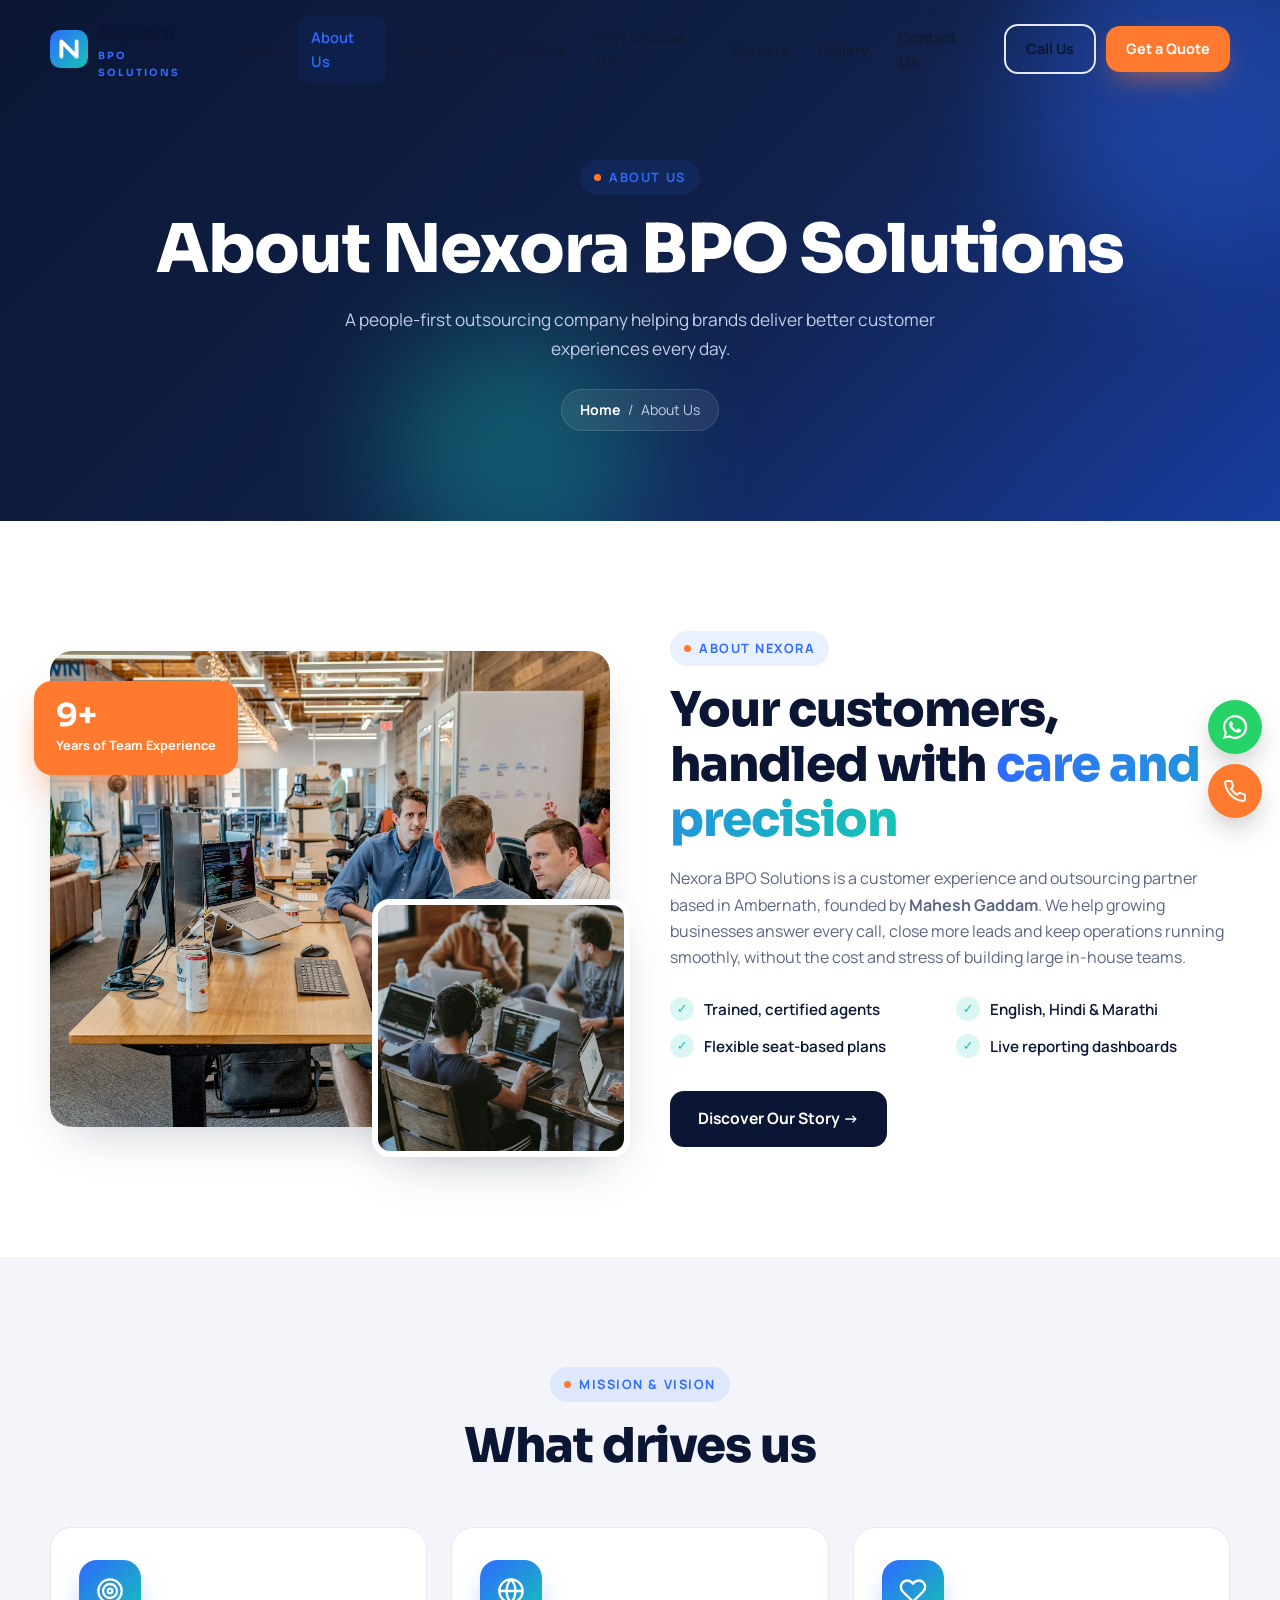
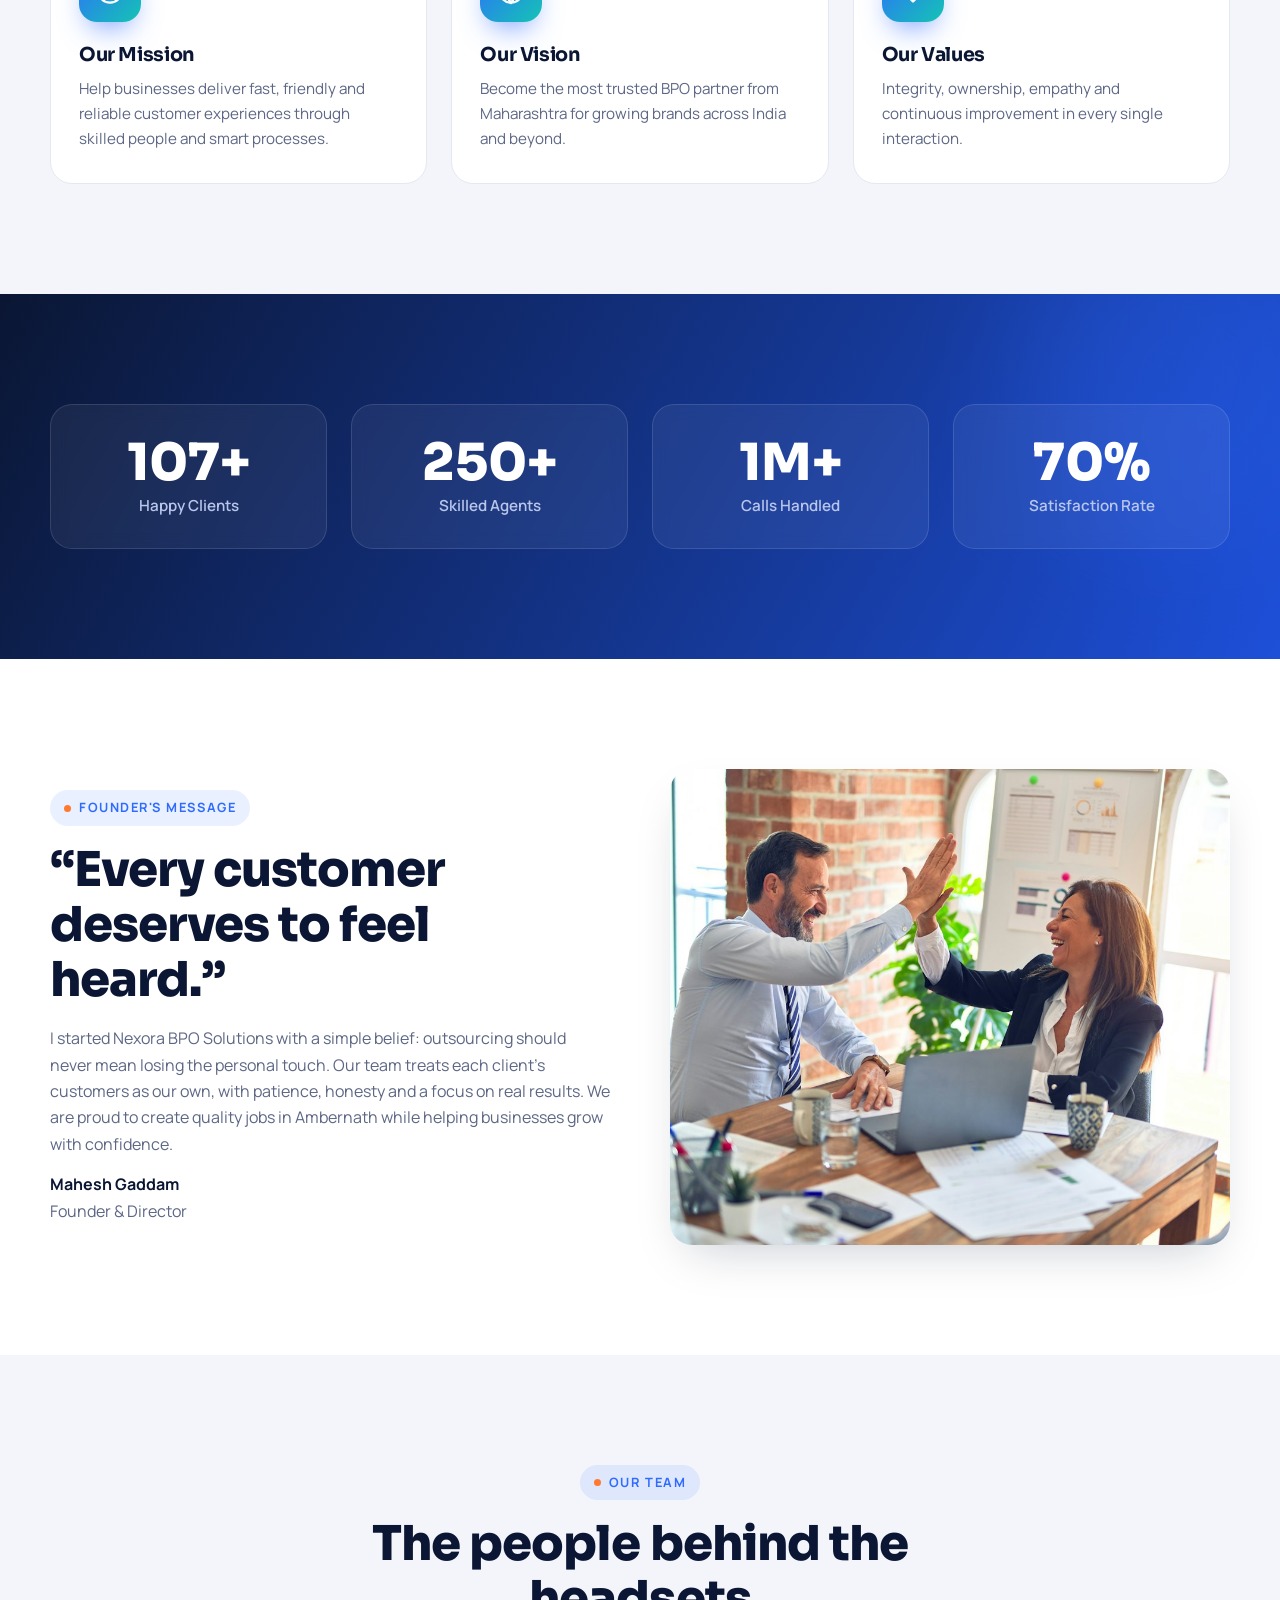
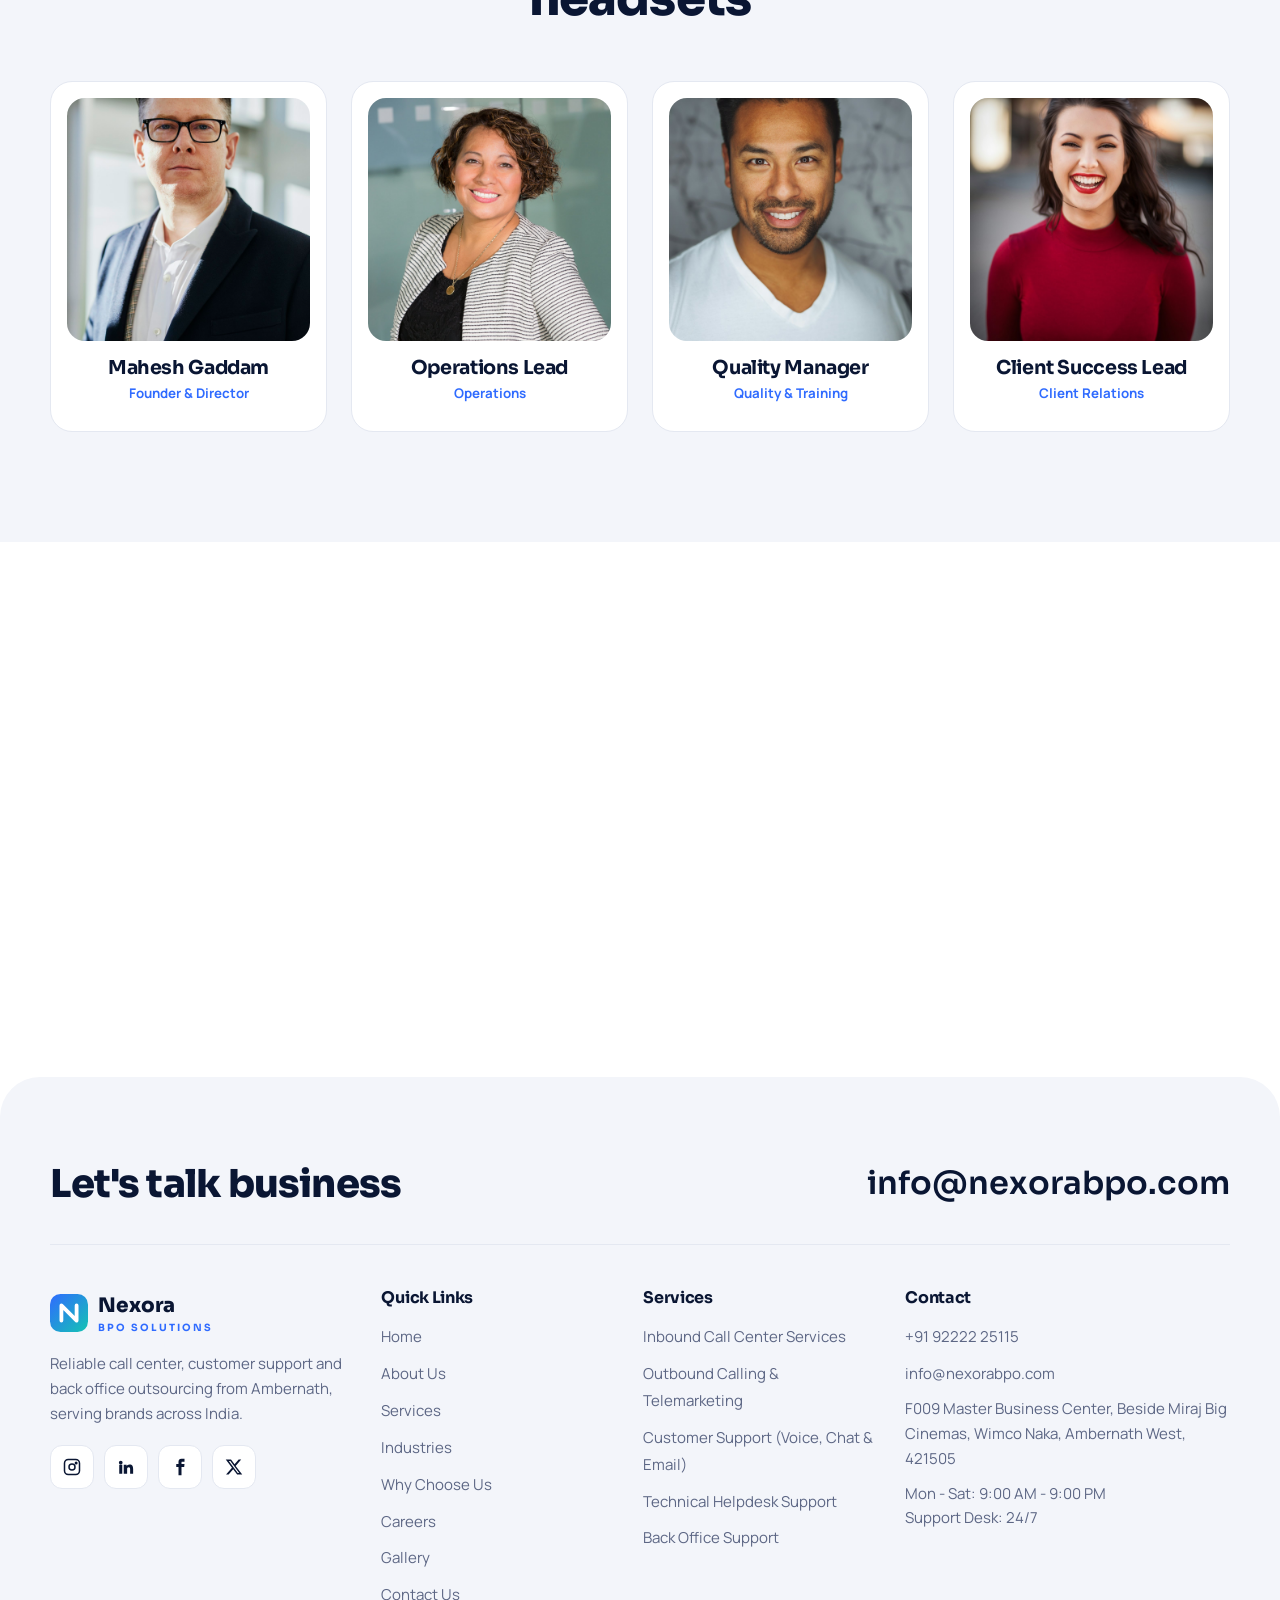
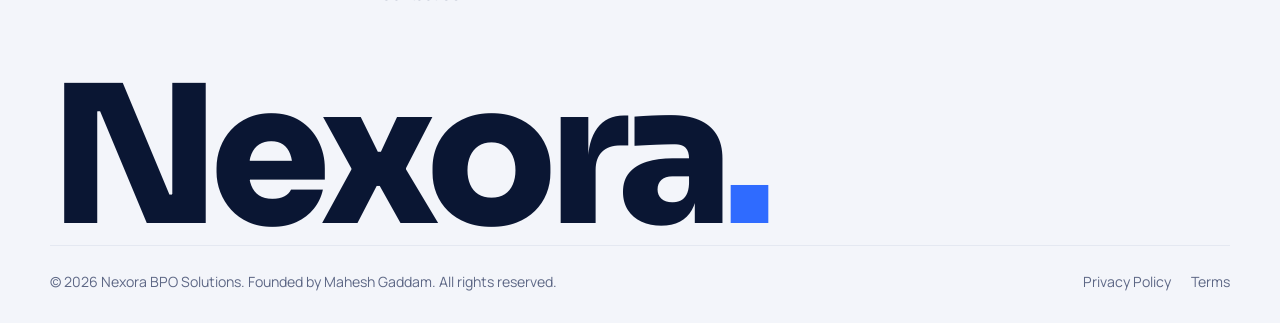
<file: nexora-bpo-website/about.html>
<!DOCTYPE html>
<html lang="en">
<head>
<meta charset="UTF-8">
<meta name="viewport" content="width=device-width, initial-scale=1.0">
<title>About Us | Nexora BPO Solutions</title>
<meta name="description" content="Learn about Nexora BPO Solutions, founded by Mahesh Gaddam in Ambernath.">
<link rel="icon" href="images/favicon.svg" type="image/svg+xml">
<link rel="preconnect" href="https://fonts.googleapis.com">
<link href="https://fonts.googleapis.com/css2?family=Manrope:wght@400;500;600;700;800&family=Sora:wght@600;700;800&display=swap" rel="stylesheet">
<link rel="stylesheet" href="css/style.css">
</head>
<body data-page="about">
<div class="loader"><img src="images/logo.svg" alt="Nexora BPO Solutions"></div>
<div class="page-curtain"></div>
<div class="progress"></div>

<!-- ============ NAVBAR ============ -->
<header class="nav">
  <div class="container">
    <a href="index.html" class="logo"><img src="images/logo.svg" alt="Nexora BPO Solutions logo"><span>Nexora<small>BPO SOLUTIONS</small></span></a>
    <nav class="nav-links"><a href="index.html" data-page="index">Home</a><a href="about.html" data-page="about">About Us</a><a href="services.html" data-page="services">Services</a><a href="industries.html" data-page="industries">Industries</a><a href="why-choose-us.html" data-page="why-choose-us">Why Choose Us</a><a href="careers.html" data-page="careers">Careers</a><a href="gallery.html" data-page="gallery">Gallery</a><a href="contact.html" data-page="contact">Contact Us</a></nav>
    <div class="nav-cta">
      <a href="tel:+919222225115" class="btn btn-outline">Call Us</a>
      <a href="contact.html" class="btn btn-primary">Get a Quote</a>
      <button class="burger" aria-label="Open menu"><span></span><span></span><span></span></button>
    </div>
  </div>
</header>
<div class="mobile-menu"><a href="index.html" data-page="index">Home</a><a href="about.html" data-page="about">About Us</a><a href="services.html" data-page="services">Services</a><a href="industries.html" data-page="industries">Industries</a><a href="why-choose-us.html" data-page="why-choose-us">Why Choose Us</a><a href="careers.html" data-page="careers">Careers</a><a href="gallery.html" data-page="gallery">Gallery</a><a href="contact.html" data-page="contact">Contact Us</a><a href="contact.html" class="btn btn-primary">Get a Free Quote</a></div>
<main>
<section class="page-hero"><div class="blob one"></div><div class="blob two"></div>
<div class="container" style="position:relative;z-index:2"><span class="tag reveal up">About Us</span><h1 class="reveal up">About Nexora BPO Solutions</h1><p class="reveal up">A people-first outsourcing company helping brands deliver better customer experiences every day.</p>
<div class="crumbs reveal up"><a href="index.html">Home</a> / <span>About Us</span></div></div></section><section><div class="container split">
<div class="img-stack reveal left"><div class="main"><img src="images/office-team.jpg" alt="Nexora support team at work" loading="lazy"></div><div class="sub"><img src="images/agents-work.jpg" alt="Agents collaborating" loading="lazy"></div><div class="exp-badge"><b data-count="10" data-suffix="+">0</b><small>Years of Team Experience</small></div></div>
<div class="reveal right"><span class="tag">About Nexora</span><h2>Your customers, handled with <span class="grad-text">care and precision</span></h2>
<p style="margin-top:18px">Nexora BPO Solutions is a customer experience and outsourcing partner based in Ambernath, founded by <b>Mahesh Gaddam</b>. We help growing businesses answer every call, close more leads and keep operations running smoothly, without the cost and stress of building large in-house teams.</p>
<ul class="checks"><li>Trained, certified agents</li><li>English, Hindi &amp; Marathi</li><li>Flexible seat-based plans</li><li>Live reporting dashboards</li></ul>
<a href="about.html" class="btn btn-dark">Discover Our Story &rarr;</a></div></div></section>
<section class="bg-grey"><div class="container"><div class="sec-head"><span class="tag reveal up">Mission &amp; Vision</span><h2 class="reveal up">What drives us</h2></div><div class="grid-3"><div class="card tilt reveal up" style="transition-delay:0.0s"><div class="icon"><svg viewBox="0 0 24 24" fill="none" stroke="currentColor" stroke-width="2"><circle cx="12" cy="12" r="10"/><circle cx="12" cy="12" r="6"/><circle cx="12" cy="12" r="2"/></svg></div><h3>Our Mission</h3><p>Help businesses deliver fast, friendly and reliable customer experiences through skilled people and smart processes.</p></div><div class="card tilt reveal up" style="transition-delay:0.1s"><div class="icon"><svg viewBox="0 0 24 24" fill="none" stroke="currentColor" stroke-width="2"><circle cx="12" cy="12" r="10"/><path d="M2 12h20M12 2a15 15 0 0 1 0 20 15 15 0 0 1 0-20"/></svg></div><h3>Our Vision</h3><p>Become the most trusted BPO partner from Maharashtra for growing brands across India and beyond.</p></div><div class="card tilt reveal up" style="transition-delay:0.2s"><div class="icon"><svg viewBox="0 0 24 24" fill="none" stroke="currentColor" stroke-width="2" stroke-linejoin="round"><path d="M20.8 4.6a5.5 5.5 0 0 0-7.8 0L12 5.7l-1-1.1a5.5 5.5 0 0 0-7.8 7.8l1 1.1L12 21l7.8-7.6 1-1.1a5.5 5.5 0 0 0 0-7.7z"/></svg></div><h3>Our Values</h3><p>Integrity, ownership, empathy and continuous improvement in every single interaction.</p></div></div></div></section>
<section class="stats"><div class="blob one" style="opacity:.25"></div><div class="container" style="position:relative"><div class="grid-4"><div class="stat reveal zoom" style="transition-delay:0.0s"><b data-count="150" data-suffix="+">0</b><span>Happy Clients</span></div><div class="stat reveal zoom" style="transition-delay:0.1s"><b data-count="350" data-suffix="+">0</b><span>Skilled Agents</span></div><div class="stat reveal zoom" style="transition-delay:0.2s"><b data-count="2" data-suffix="M+">0</b><span>Calls Handled</span></div><div class="stat reveal zoom" style="transition-delay:0.30000000000000004s"><b data-count="98" data-suffix="%">0</b><span>Satisfaction Rate</span></div></div></div></section>
<section><div class="container split"><div class="reveal left"><span class="tag">Founder's Message</span><h2>“Every customer deserves to feel heard.”</h2><p style="margin-top:18px">I started Nexora BPO Solutions with a simple belief: outsourcing should never mean losing the personal touch. Our team treats each client's customers as our own, with patience, honesty and a focus on real results. We are proud to create quality jobs in Ambernath while helping businesses grow with confidence.</p><p style="margin-top:14px"><b style="color:var(--navy)">Mahesh Gaddam</b><br>Founder &amp; Director</p></div><div class="img-stack reveal right"><div class="main"><img src="images/meeting.jpg" alt="Leadership meeting" loading="lazy"></div></div></div></section>
<section class="bg-grey"><div class="container"><div class="sec-head"><span class="tag reveal up">Our Team</span><h2 class="reveal up">The people behind the headsets</h2></div><div class="grid-4"><div class="card team reveal up" style="transition-delay:0.0s"><img src="images/person2.jpg" alt="Mahesh Gaddam" loading="lazy"><h3>Mahesh Gaddam</h3><small>Founder &amp; Director</small></div><div class="card team reveal up" style="transition-delay:0.1s"><img src="images/person1.jpg" alt="Operations Lead" loading="lazy"><h3>Operations Lead</h3><small>Operations</small></div><div class="card team reveal up" style="transition-delay:0.2s"><img src="images/person4.jpg" alt="Quality Manager" loading="lazy"><h3>Quality Manager</h3><small>Quality &amp; Training</small></div><div class="card team reveal up" style="transition-delay:0.30000000000000004s"><img src="images/person3.jpg" alt="Client Success Lead" loading="lazy"><h3>Client Success Lead</h3><small>Client Relations</small></div></div></div></section>
<section><div class="container"><div class="cta blue reveal zoom"><div><h2>Ready to grow with a reliable BPO partner?</h2><p>Tell us what you need and get a free consultation and custom quote within 24 hours.</p></div><div class="btns"><a href="contact.html" class="btn btn-light">Get a Free Quote</a><a href="tel:+919222225115" class="btn btn-primary">Call +91 92222 25115</a></div></div></div></section>
</main>
<!-- ============ FOOTER ============ -->
<footer class="footer">
  <div class="container">
    <div class="footer-top reveal up">
      <h2>Let's talk business</h2>
      <a class="mail" href="mailto:info@nexorabpo.com">info@nexorabpo.com</a>
    </div>
    <div class="footer-grid">
      <div>
        <a href="index.html" class="logo"><img src="images/logo.svg" alt="Nexora BPO Solutions logo"><span>Nexora<small>BPO SOLUTIONS</small></span></a>
        <p style="margin-top:16px">Reliable call center, customer support and back office outsourcing from Ambernath, serving brands across India.</p>
        <div class="socials"><a href="#" aria-label="Instagram"><svg viewBox="0 0 24 24" fill="none" stroke="currentColor" stroke-width="2"><rect x="2" y="2" width="20" height="20" rx="5"/><circle cx="12" cy="12" r="4"/><circle cx="17.5" cy="6.5" r="1" fill="currentColor"/></svg></a><a href="#" aria-label="LinkedIn"><svg viewBox="0 0 24 24" fill="currentColor"><path d="M4.98 3.5a2.5 2.5 0 1 1 0 5 2.5 2.5 0 0 1 0-5zM3 9h4v12H3zM9 9h3.8v1.7h.1c.5-1 1.8-2 3.8-2 4 0 4.8 2.6 4.8 6V21h-4v-5.6c0-1.3 0-3-1.9-3s-2.1 1.4-2.1 2.9V21H9z"/></svg></a><a href="#" aria-label="Facebook"><svg viewBox="0 0 24 24" fill="currentColor"><path d="M14 8V6c0-.9.6-1 1-1h3V1h-4c-3.3 0-4 2.4-4 4v3H7v4h3v11h4V12h3.6l.4-4z"/></svg></a><a href="#" aria-label="X"><svg viewBox="0 0 24 24" fill="currentColor"><path d="M18.2 2h3.4l-7.4 8.5L23 22h-6.8l-5.3-7-6.1 7H1.4l7.9-9L1 2h7l4.8 6.4zm-1.2 18h1.9L7.1 4H5.1z"/></svg></a></div>
      </div>
      <div><h4>Quick Links</h4><ul><li><a href="index.html">Home</a></li><li><a href="about.html">About Us</a></li><li><a href="services.html">Services</a></li><li><a href="industries.html">Industries</a></li><li><a href="why-choose-us.html">Why Choose Us</a></li><li><a href="careers.html">Careers</a></li><li><a href="gallery.html">Gallery</a></li><li><a href="contact.html">Contact Us</a></li></ul></div>
      <div><h4>Services</h4><ul><li><a href="services.html">Inbound Call Center Services</a></li><li><a href="services.html">Outbound Calling &amp; Telemarketing</a></li><li><a href="services.html">Customer Support (Voice, Chat &amp; Email)</a></li><li><a href="services.html">Technical Helpdesk Support</a></li><li><a href="services.html">Back Office Support</a></li></ul></div>
      <div><h4>Contact</h4><ul>
        <li><a href="tel:+919222225115">+91 92222 25115</a></li>
        <li><a href="mailto:info@nexorabpo.com">info@nexorabpo.com</a></li>
        <li><p>F009 Master Business Center, Beside Miraj Big Cinemas, Wimco Naka, Ambernath West, 421505</p></li>
        <li><p>Mon - Sat: 9:00 AM - 9:00 PM<br>Support Desk: 24/7</p></li>
      </ul></div>
    </div>
    <div class="big-word">Nexora<span>.</span></div>
    <div class="footer-bottom">
      <span>&copy; <span id="year">2026</span> Nexora BPO Solutions. Founded by Mahesh Gaddam. All rights reserved.</span>
      <div><a href="contact.html">Privacy Policy</a><a href="contact.html">Terms</a></div>
    </div>
  </div>
</footer>
<div class="fab">
  <a class="wa" href="https://wa.me/919222225115" target="_blank" rel="noopener" aria-label="WhatsApp"><svg viewBox="0 0 24 24" fill="currentColor"><path d="M17.5 14.4c-.3-.1-1.8-.9-2-1-.3-.1-.5-.1-.7.1-.2.3-.8 1-.9 1.2-.2.2-.3.2-.6.1-.3-.1-1.3-.5-2.4-1.5-.9-.8-1.5-1.8-1.7-2.1-.2-.3 0-.5.1-.6l.4-.5.3-.5c.1-.2 0-.4 0-.5l-.9-2.2c-.2-.6-.5-.5-.7-.5h-.6c-.2 0-.5.1-.8.4-.3.3-1 1-1 2.5s1.1 2.9 1.2 3.1c.1.2 2.1 3.2 5.1 4.5.7.3 1.3.5 1.7.6.7.2 1.4.2 1.9.1.6-.1 1.8-.7 2-1.4.2-.7.2-1.3.2-1.4-.1-.2-.3-.3-.6-.4zM12 21.8c-1.8 0-3.5-.5-5-1.4l-.4-.2-3.7 1 1-3.6-.2-.4A9.8 9.8 0 1 1 12 21.8zM12 0a12 12 0 0 0-10.3 18L0 24l6.2-1.6A12 12 0 1 0 12 0z"/></svg></a>
  <a class="call" href="tel:+919222225115" aria-label="Call"><svg viewBox="0 0 24 24" fill="none" stroke="currentColor" stroke-width="2" stroke-linecap="round" stroke-linejoin="round"><path d="M22 16.9v3a2 2 0 0 1-2.2 2 19.8 19.8 0 0 1-8.6-3.1 19.5 19.5 0 0 1-6-6A19.8 19.8 0 0 1 2.1 4.2 2 2 0 0 1 4.1 2h3a2 2 0 0 1 2 1.7c.1.9.4 1.8.7 2.7a2 2 0 0 1-.5 2.1L8 9.8a16 16 0 0 0 6 6l1.3-1.3a2 2 0 0 1 2.1-.4c.9.3 1.8.6 2.7.7a2 2 0 0 1 1.7 2z"/></svg></a>
  <button class="top" aria-label="Back to top"><svg viewBox="0 0 24 24" fill="none" stroke="currentColor" stroke-width="2.5" stroke-linecap="round"><path d="M12 19V5M5 12l7-7 7 7"/></svg></button>
</div>
<script src="js/main.js"></script>
</body>
</html>
</file>
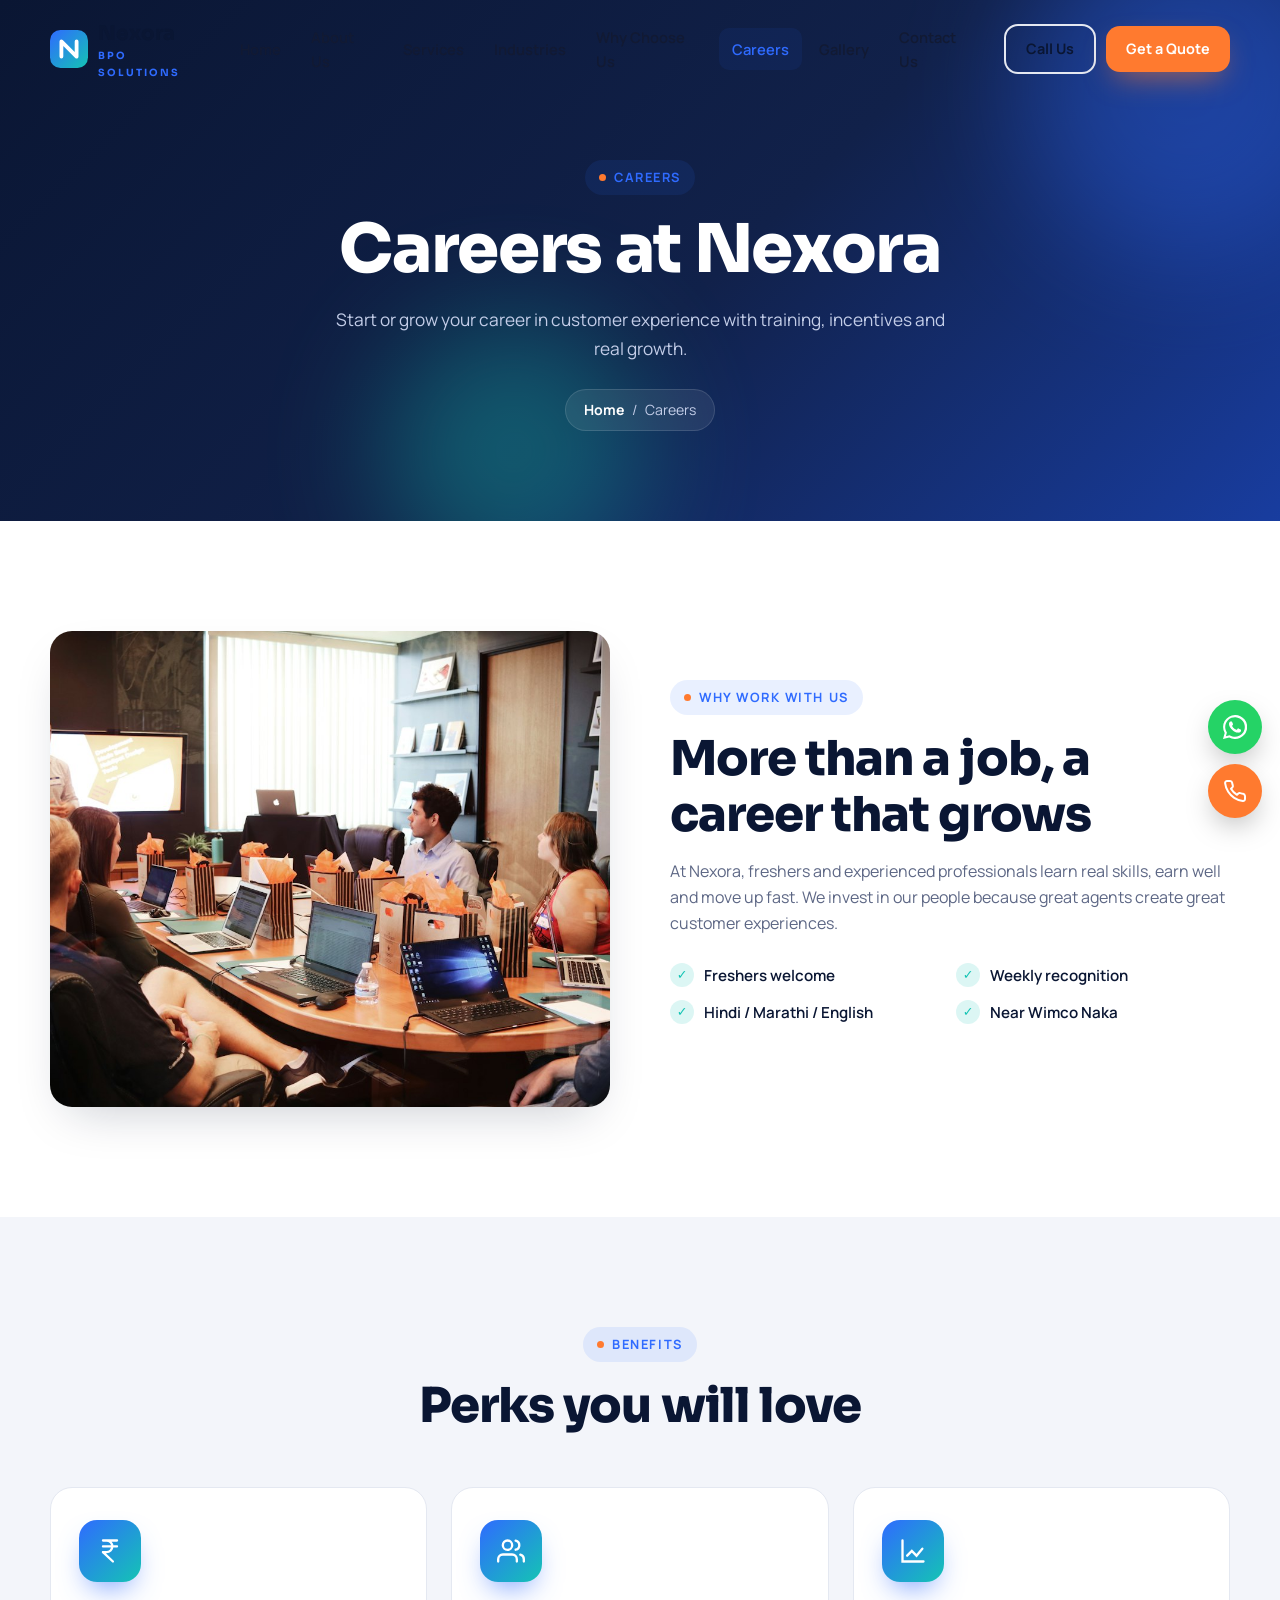
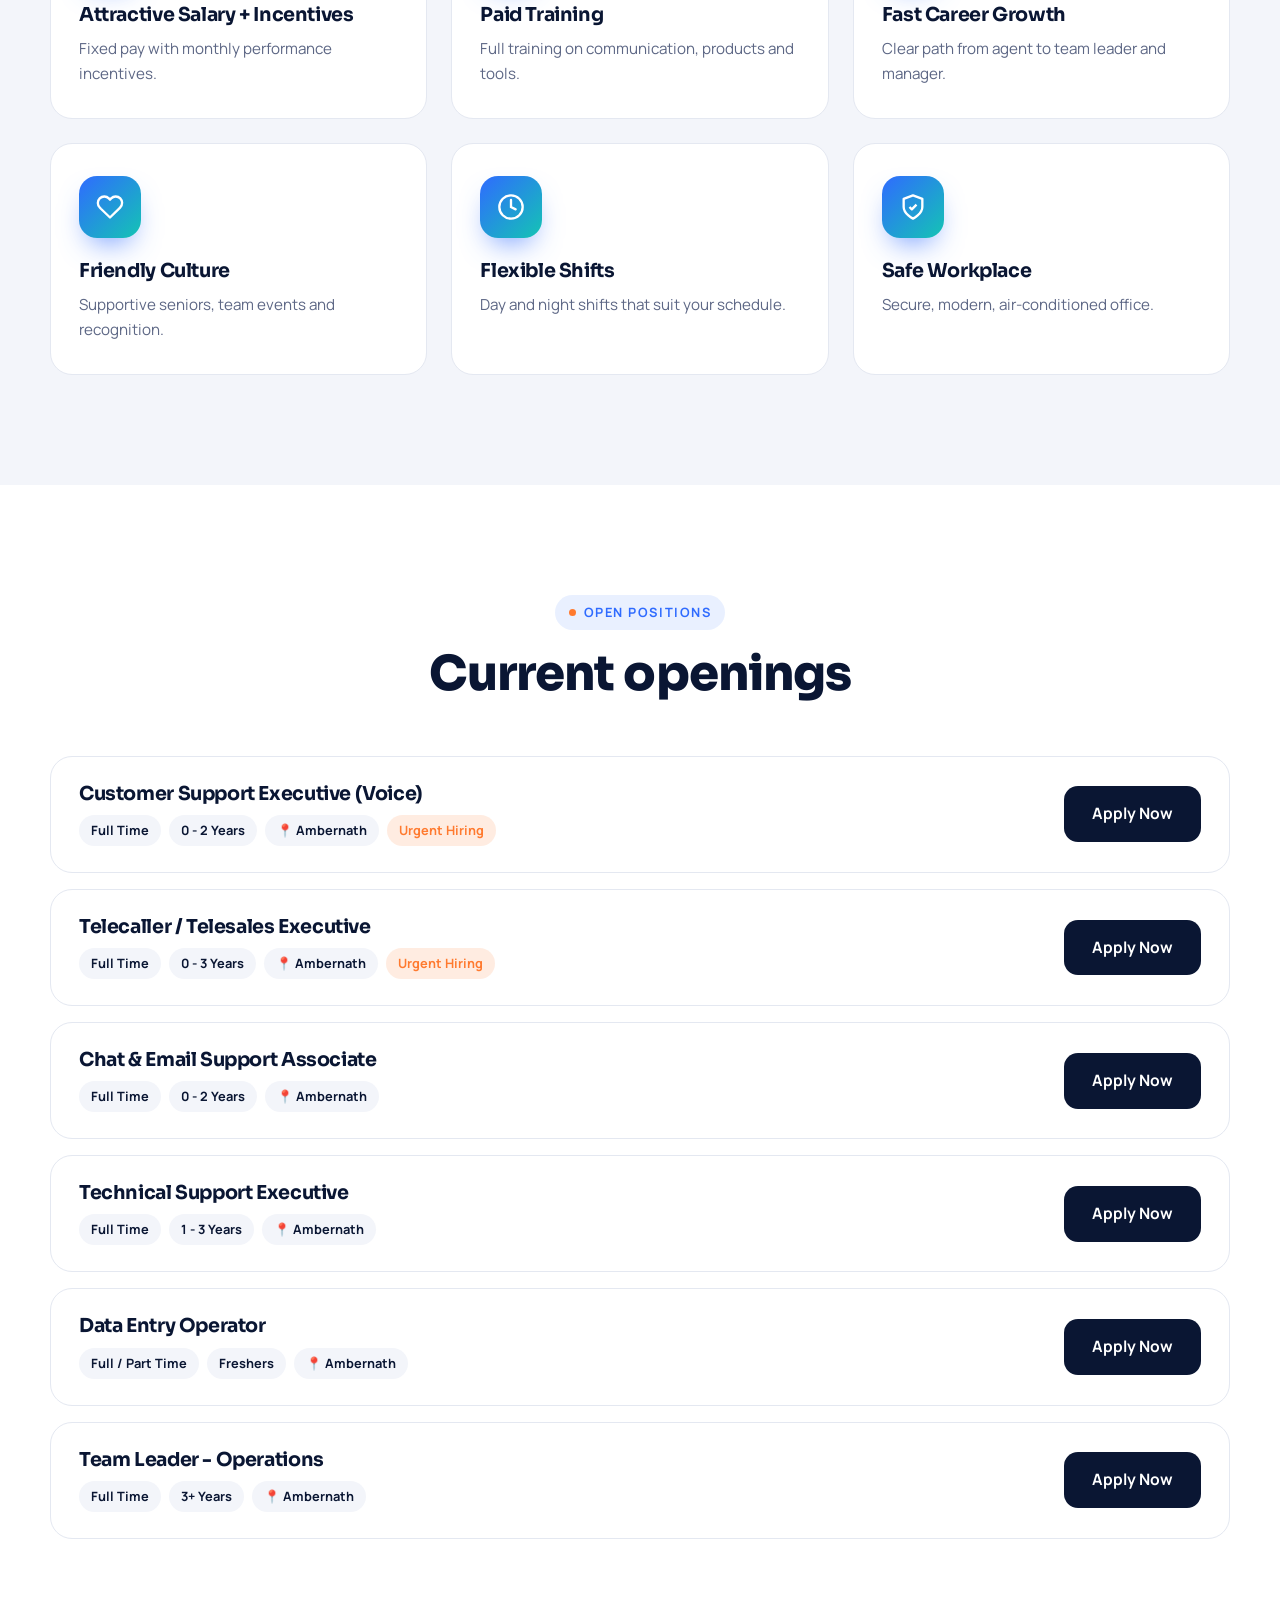
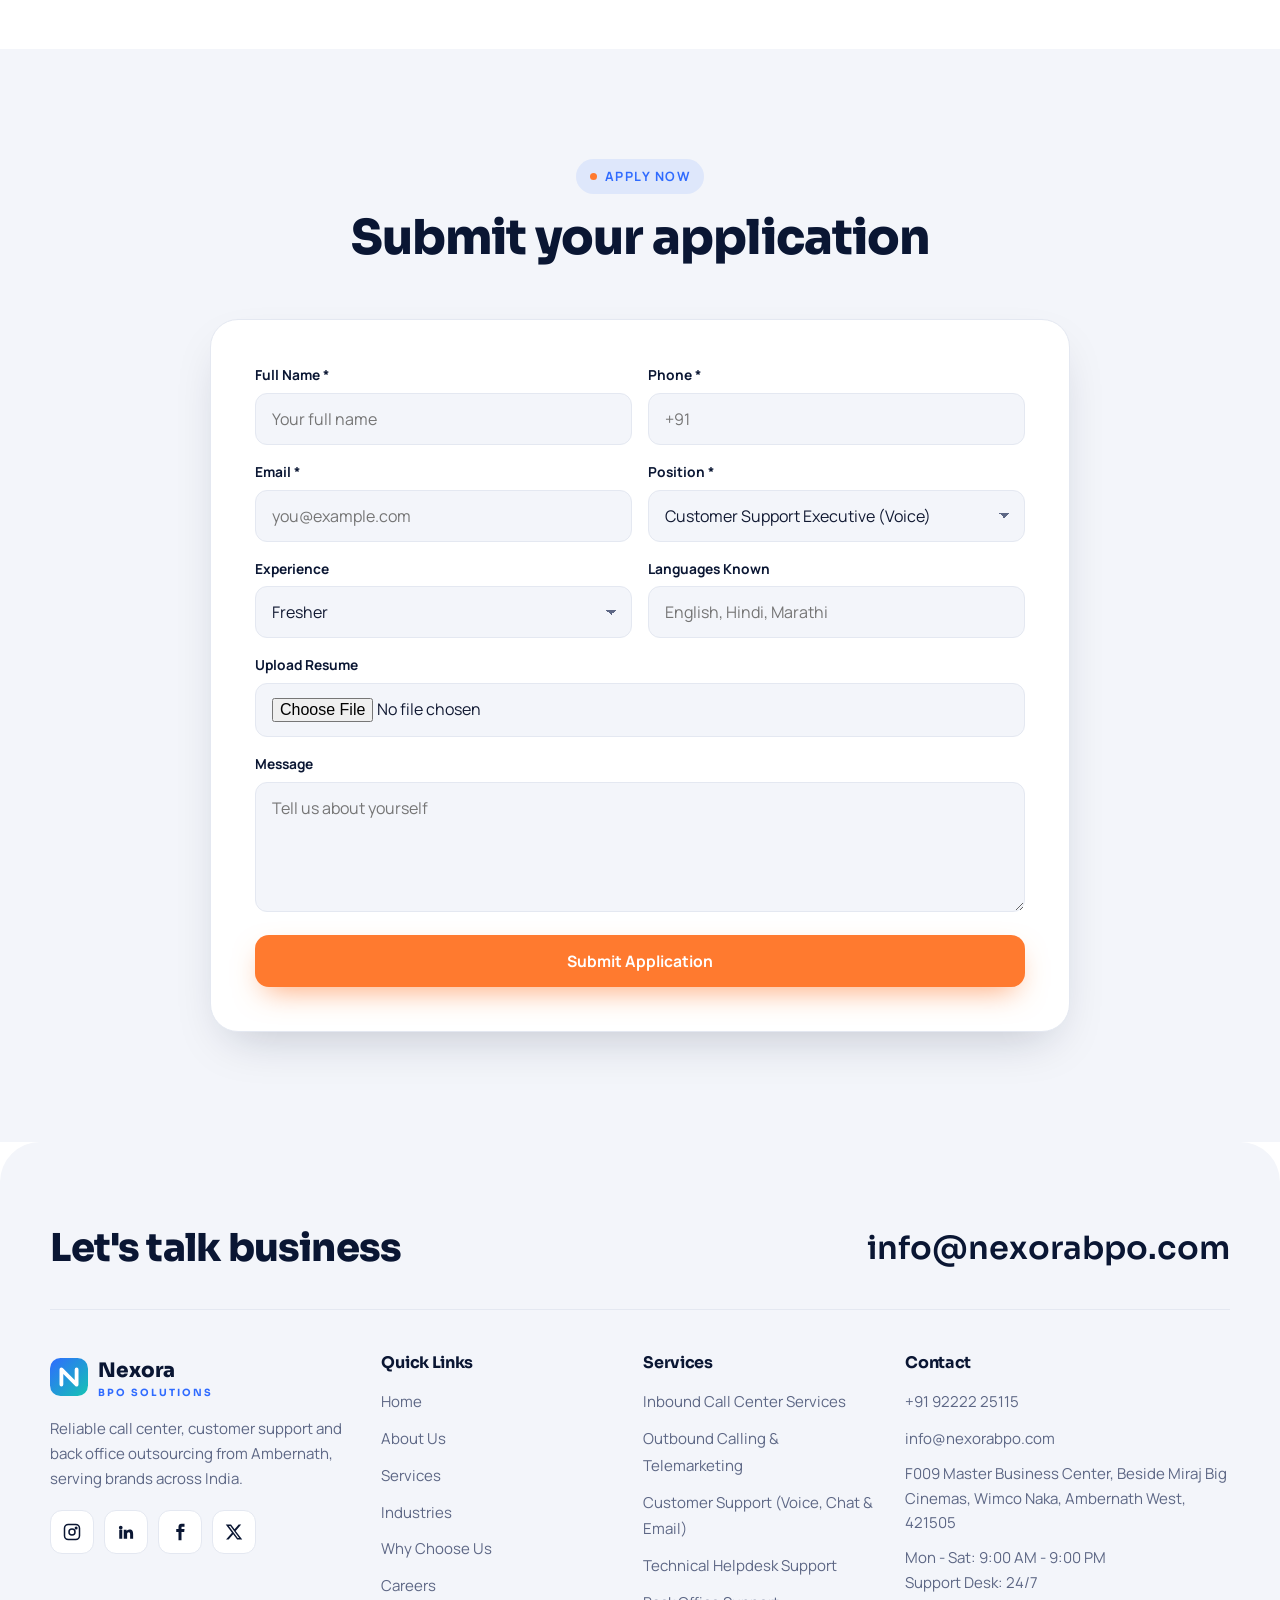
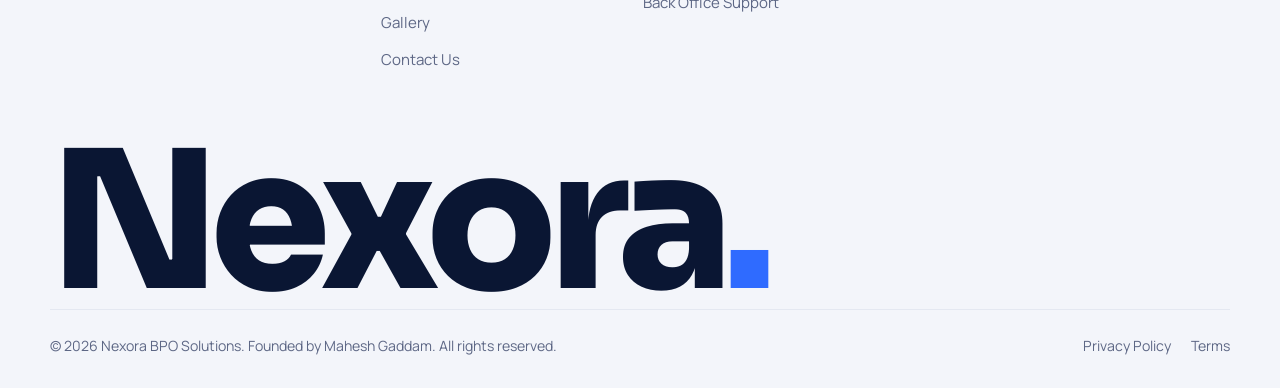
<file: nexora-bpo-website/careers.html>
<!DOCTYPE html>
<html lang="en">
<head>
<meta charset="UTF-8">
<meta name="viewport" content="width=device-width, initial-scale=1.0">
<title>Careers | Nexora BPO Solutions</title>
<meta name="description" content="Join Nexora BPO Solutions. Open BPO and call center jobs in Ambernath.">
<link rel="icon" href="images/favicon.svg" type="image/svg+xml">
<link rel="preconnect" href="https://fonts.googleapis.com">
<link href="https://fonts.googleapis.com/css2?family=Manrope:wght@400;500;600;700;800&family=Sora:wght@600;700;800&display=swap" rel="stylesheet">
<link rel="stylesheet" href="css/style.css">
</head>
<body data-page="careers">
<div class="loader"><img src="images/logo.svg" alt="Nexora BPO Solutions"></div>
<div class="page-curtain"></div>
<div class="progress"></div>

<!-- ============ NAVBAR ============ -->
<header class="nav">
  <div class="container">
    <a href="index.html" class="logo"><img src="images/logo.svg" alt="Nexora BPO Solutions logo"><span>Nexora<small>BPO SOLUTIONS</small></span></a>
    <nav class="nav-links"><a href="index.html" data-page="index">Home</a><a href="about.html" data-page="about">About Us</a><a href="services.html" data-page="services">Services</a><a href="industries.html" data-page="industries">Industries</a><a href="why-choose-us.html" data-page="why-choose-us">Why Choose Us</a><a href="careers.html" data-page="careers">Careers</a><a href="gallery.html" data-page="gallery">Gallery</a><a href="contact.html" data-page="contact">Contact Us</a></nav>
    <div class="nav-cta">
      <a href="tel:+919222225115" class="btn btn-outline">Call Us</a>
      <a href="contact.html" class="btn btn-primary">Get a Quote</a>
      <button class="burger" aria-label="Open menu"><span></span><span></span><span></span></button>
    </div>
  </div>
</header>
<div class="mobile-menu"><a href="index.html" data-page="index">Home</a><a href="about.html" data-page="about">About Us</a><a href="services.html" data-page="services">Services</a><a href="industries.html" data-page="industries">Industries</a><a href="why-choose-us.html" data-page="why-choose-us">Why Choose Us</a><a href="careers.html" data-page="careers">Careers</a><a href="gallery.html" data-page="gallery">Gallery</a><a href="contact.html" data-page="contact">Contact Us</a><a href="contact.html" class="btn btn-primary">Get a Free Quote</a></div>
<main>
<section class="page-hero"><div class="blob one"></div><div class="blob two"></div>
<div class="container" style="position:relative;z-index:2"><span class="tag reveal up">Careers</span><h1 class="reveal up">Careers at Nexora</h1><p class="reveal up">Start or grow your career in customer experience with training, incentives and real growth.</p>
<div class="crumbs reveal up"><a href="index.html">Home</a> / <span>Careers</span></div></div></section>
<section><div class="container split"><div class="img-stack reveal left"><div class="main"><img src="images/training.jpg" alt="Team training session" loading="lazy"></div></div><div class="reveal right"><span class="tag">Why Work With Us</span><h2>More than a job, a career that grows</h2><p style="margin-top:16px">At Nexora, freshers and experienced professionals learn real skills, earn well and move up fast. We invest in our people because great agents create great customer experiences.</p><ul class="checks"><li>Freshers welcome</li><li>Weekly recognition</li><li>Hindi / Marathi / English</li><li>Near Wimco Naka</li></ul></div></div></section>
<section class="bg-grey"><div class="container"><div class="sec-head"><span class="tag reveal up">Benefits</span><h2 class="reveal up">Perks you will love</h2></div><div class="grid-3"><div class="card tilt reveal zoom" style="transition-delay:0.0s"><div class="icon"><svg viewBox="0 0 24 24" fill="none" stroke="currentColor" stroke-width="2" stroke-linecap="round"><path d="M6 3h12M6 8h12M6 13l8.5 8M6 13h3a5 5 0 0 0 0-10"/></svg></div><h3>Attractive Salary + Incentives</h3><p>Fixed pay with monthly performance incentives.</p></div><div class="card tilt reveal zoom" style="transition-delay:0.1s"><div class="icon"><svg viewBox="0 0 24 24" fill="none" stroke="currentColor" stroke-width="2" stroke-linecap="round"><path d="M17 21v-2a4 4 0 0 0-4-4H5a4 4 0 0 0-4 4v2"/><circle cx="9" cy="7" r="4"/><path d="M23 21v-2a4 4 0 0 0-3-3.9M16 3.1a4 4 0 0 1 0 7.8"/></svg></div><h3>Paid Training</h3><p>Full training on communication, products and tools.</p></div><div class="card tilt reveal zoom" style="transition-delay:0.2s"><div class="icon"><svg viewBox="0 0 24 24" fill="none" stroke="currentColor" stroke-width="2" stroke-linecap="round"><path d="M3 3v18h18M7 16l4-4 4 4 5-6"/></svg></div><h3>Fast Career Growth</h3><p>Clear path from agent to team leader and manager.</p></div><div class="card tilt reveal zoom" style="transition-delay:0.0s"><div class="icon"><svg viewBox="0 0 24 24" fill="none" stroke="currentColor" stroke-width="2" stroke-linejoin="round"><path d="M20.8 4.6a5.5 5.5 0 0 0-7.8 0L12 5.7l-1-1.1a5.5 5.5 0 0 0-7.8 7.8l1 1.1L12 21l7.8-7.6 1-1.1a5.5 5.5 0 0 0 0-7.7z"/></svg></div><h3>Friendly Culture</h3><p>Supportive seniors, team events and recognition.</p></div><div class="card tilt reveal zoom" style="transition-delay:0.1s"><div class="icon"><svg viewBox="0 0 24 24" fill="none" stroke="currentColor" stroke-width="2" stroke-linecap="round"><circle cx="12" cy="12" r="10"/><path d="M12 6v6l4 2"/></svg></div><h3>Flexible Shifts</h3><p>Day and night shifts that suit your schedule.</p></div><div class="card tilt reveal zoom" style="transition-delay:0.2s"><div class="icon"><svg viewBox="0 0 24 24" fill="none" stroke="currentColor" stroke-width="2" stroke-linejoin="round"><path d="M12 22s8-4 8-10V5l-8-3-8 3v7c0 6 8 10 8 10z"/><path d="m9 12 2 2 4-4"/></svg></div><h3>Safe Workplace</h3><p>Secure, modern, air-conditioned office.</p></div></div></div></section>
<section><div class="container"><div class="sec-head"><span class="tag reveal up">Open Positions</span><h2 class="reveal up">Current openings</h2></div><div style="display:grid;gap:16px"><div class="card job reveal up"><div><h3>Customer Support Executive (Voice)</h3><div class="meta"><span>Full Time</span><span>0 - 2 Years</span><span>📍 Ambernath</span><span class=hot>Urgent Hiring</span></div></div><a href="#apply" class="btn btn-dark" data-apply="Customer Support Executive (Voice)">Apply Now</a></div><div class="card job reveal up"><div><h3>Telecaller / Telesales Executive</h3><div class="meta"><span>Full Time</span><span>0 - 3 Years</span><span>📍 Ambernath</span><span class=hot>Urgent Hiring</span></div></div><a href="#apply" class="btn btn-dark" data-apply="Telecaller / Telesales Executive">Apply Now</a></div><div class="card job reveal up"><div><h3>Chat &amp; Email Support Associate</h3><div class="meta"><span>Full Time</span><span>0 - 2 Years</span><span>📍 Ambernath</span></div></div><a href="#apply" class="btn btn-dark" data-apply="Chat &amp; Email Support Associate">Apply Now</a></div><div class="card job reveal up"><div><h3>Technical Support Executive</h3><div class="meta"><span>Full Time</span><span>1 - 3 Years</span><span>📍 Ambernath</span></div></div><a href="#apply" class="btn btn-dark" data-apply="Technical Support Executive">Apply Now</a></div><div class="card job reveal up"><div><h3>Data Entry Operator</h3><div class="meta"><span>Full / Part Time</span><span>Freshers</span><span>📍 Ambernath</span></div></div><a href="#apply" class="btn btn-dark" data-apply="Data Entry Operator">Apply Now</a></div><div class="card job reveal up"><div><h3>Team Leader - Operations</h3><div class="meta"><span>Full Time</span><span>3+ Years</span><span>📍 Ambernath</span></div></div><a href="#apply" class="btn btn-dark" data-apply="Team Leader - Operations">Apply Now</a></div></div></div></section>
<section class="bg-grey" id="apply"><div class="container" style="max-width:900px"><div class="sec-head"><span class="tag reveal up">Apply Now</span><h2 class="reveal up">Submit your application</h2></div>
<form class="form-card reveal up" data-form><div class="form-grid">
<div><label for="cn">Full Name *</label><input id="cn" required placeholder="Your full name"></div>
<div><label for="cp">Phone *</label><input id="cp" type="tel" required placeholder="+91"></div>
<div><label for="ce">Email *</label><input id="ce" type="email" required placeholder="you@example.com"></div>
<div><label for="position">Position *</label><select id="position" required><option>Customer Support Executive (Voice)</option><option>Telecaller / Telesales Executive</option><option>Chat &amp; Email Support Associate</option><option>Technical Support Executive</option><option>Data Entry Operator</option><option>Team Leader - Operations</option></select></div>
<div><label for="cx">Experience</label><select id="cx"><option>Fresher</option><option>0 - 1 Year</option><option>1 - 3 Years</option><option>3+ Years</option></select></div>
<div><label for="cl">Languages Known</label><input id="cl" placeholder="English, Hindi, Marathi"></div>
<div class="full"><label for="cv">Upload Resume</label><input id="cv" type="file" accept=".pdf,.doc,.docx"></div>
<div class="full"><label for="cm">Message</label><textarea id="cm" placeholder="Tell us about yourself"></textarea></div>
<div class="full"><button class="btn btn-primary" type="submit" style="width:100%">Submit Application</button></div></div>
<div class="form-msg">Thank you! Your application has been received. Our HR team will contact you soon.</div></form></div></section>
</main>
<!-- ============ FOOTER ============ -->
<footer class="footer">
  <div class="container">
    <div class="footer-top reveal up">
      <h2>Let's talk business</h2>
      <a class="mail" href="mailto:info@nexorabpo.com">info@nexorabpo.com</a>
    </div>
    <div class="footer-grid">
      <div>
        <a href="index.html" class="logo"><img src="images/logo.svg" alt="Nexora BPO Solutions logo"><span>Nexora<small>BPO SOLUTIONS</small></span></a>
        <p style="margin-top:16px">Reliable call center, customer support and back office outsourcing from Ambernath, serving brands across India.</p>
        <div class="socials"><a href="#" aria-label="Instagram"><svg viewBox="0 0 24 24" fill="none" stroke="currentColor" stroke-width="2"><rect x="2" y="2" width="20" height="20" rx="5"/><circle cx="12" cy="12" r="4"/><circle cx="17.5" cy="6.5" r="1" fill="currentColor"/></svg></a><a href="#" aria-label="LinkedIn"><svg viewBox="0 0 24 24" fill="currentColor"><path d="M4.98 3.5a2.5 2.5 0 1 1 0 5 2.5 2.5 0 0 1 0-5zM3 9h4v12H3zM9 9h3.8v1.7h.1c.5-1 1.8-2 3.8-2 4 0 4.8 2.6 4.8 6V21h-4v-5.6c0-1.3 0-3-1.9-3s-2.1 1.4-2.1 2.9V21H9z"/></svg></a><a href="#" aria-label="Facebook"><svg viewBox="0 0 24 24" fill="currentColor"><path d="M14 8V6c0-.9.6-1 1-1h3V1h-4c-3.3 0-4 2.4-4 4v3H7v4h3v11h4V12h3.6l.4-4z"/></svg></a><a href="#" aria-label="X"><svg viewBox="0 0 24 24" fill="currentColor"><path d="M18.2 2h3.4l-7.4 8.5L23 22h-6.8l-5.3-7-6.1 7H1.4l7.9-9L1 2h7l4.8 6.4zm-1.2 18h1.9L7.1 4H5.1z"/></svg></a></div>
      </div>
      <div><h4>Quick Links</h4><ul><li><a href="index.html">Home</a></li><li><a href="about.html">About Us</a></li><li><a href="services.html">Services</a></li><li><a href="industries.html">Industries</a></li><li><a href="why-choose-us.html">Why Choose Us</a></li><li><a href="careers.html">Careers</a></li><li><a href="gallery.html">Gallery</a></li><li><a href="contact.html">Contact Us</a></li></ul></div>
      <div><h4>Services</h4><ul><li><a href="services.html">Inbound Call Center Services</a></li><li><a href="services.html">Outbound Calling &amp; Telemarketing</a></li><li><a href="services.html">Customer Support (Voice, Chat &amp; Email)</a></li><li><a href="services.html">Technical Helpdesk Support</a></li><li><a href="services.html">Back Office Support</a></li></ul></div>
      <div><h4>Contact</h4><ul>
        <li><a href="tel:+919222225115">+91 92222 25115</a></li>
        <li><a href="mailto:info@nexorabpo.com">info@nexorabpo.com</a></li>
        <li><p>F009 Master Business Center, Beside Miraj Big Cinemas, Wimco Naka, Ambernath West, 421505</p></li>
        <li><p>Mon - Sat: 9:00 AM - 9:00 PM<br>Support Desk: 24/7</p></li>
      </ul></div>
    </div>
    <div class="big-word">Nexora<span>.</span></div>
    <div class="footer-bottom">
      <span>&copy; <span id="year">2026</span> Nexora BPO Solutions. Founded by Mahesh Gaddam. All rights reserved.</span>
      <div><a href="contact.html">Privacy Policy</a><a href="contact.html">Terms</a></div>
    </div>
  </div>
</footer>
<div class="fab">
  <a class="wa" href="https://wa.me/919222225115" target="_blank" rel="noopener" aria-label="WhatsApp"><svg viewBox="0 0 24 24" fill="currentColor"><path d="M17.5 14.4c-.3-.1-1.8-.9-2-1-.3-.1-.5-.1-.7.1-.2.3-.8 1-.9 1.2-.2.2-.3.2-.6.1-.3-.1-1.3-.5-2.4-1.5-.9-.8-1.5-1.8-1.7-2.1-.2-.3 0-.5.1-.6l.4-.5.3-.5c.1-.2 0-.4 0-.5l-.9-2.2c-.2-.6-.5-.5-.7-.5h-.6c-.2 0-.5.1-.8.4-.3.3-1 1-1 2.5s1.1 2.9 1.2 3.1c.1.2 2.1 3.2 5.1 4.5.7.3 1.3.5 1.7.6.7.2 1.4.2 1.9.1.6-.1 1.8-.7 2-1.4.2-.7.2-1.3.2-1.4-.1-.2-.3-.3-.6-.4zM12 21.8c-1.8 0-3.5-.5-5-1.4l-.4-.2-3.7 1 1-3.6-.2-.4A9.8 9.8 0 1 1 12 21.8zM12 0a12 12 0 0 0-10.3 18L0 24l6.2-1.6A12 12 0 1 0 12 0z"/></svg></a>
  <a class="call" href="tel:+919222225115" aria-label="Call"><svg viewBox="0 0 24 24" fill="none" stroke="currentColor" stroke-width="2" stroke-linecap="round" stroke-linejoin="round"><path d="M22 16.9v3a2 2 0 0 1-2.2 2 19.8 19.8 0 0 1-8.6-3.1 19.5 19.5 0 0 1-6-6A19.8 19.8 0 0 1 2.1 4.2 2 2 0 0 1 4.1 2h3a2 2 0 0 1 2 1.7c.1.9.4 1.8.7 2.7a2 2 0 0 1-.5 2.1L8 9.8a16 16 0 0 0 6 6l1.3-1.3a2 2 0 0 1 2.1-.4c.9.3 1.8.6 2.7.7a2 2 0 0 1 1.7 2z"/></svg></a>
  <button class="top" aria-label="Back to top"><svg viewBox="0 0 24 24" fill="none" stroke="currentColor" stroke-width="2.5" stroke-linecap="round"><path d="M12 19V5M5 12l7-7 7 7"/></svg></button>
</div>
<script src="js/main.js"></script>
</body>
</html>
</file>
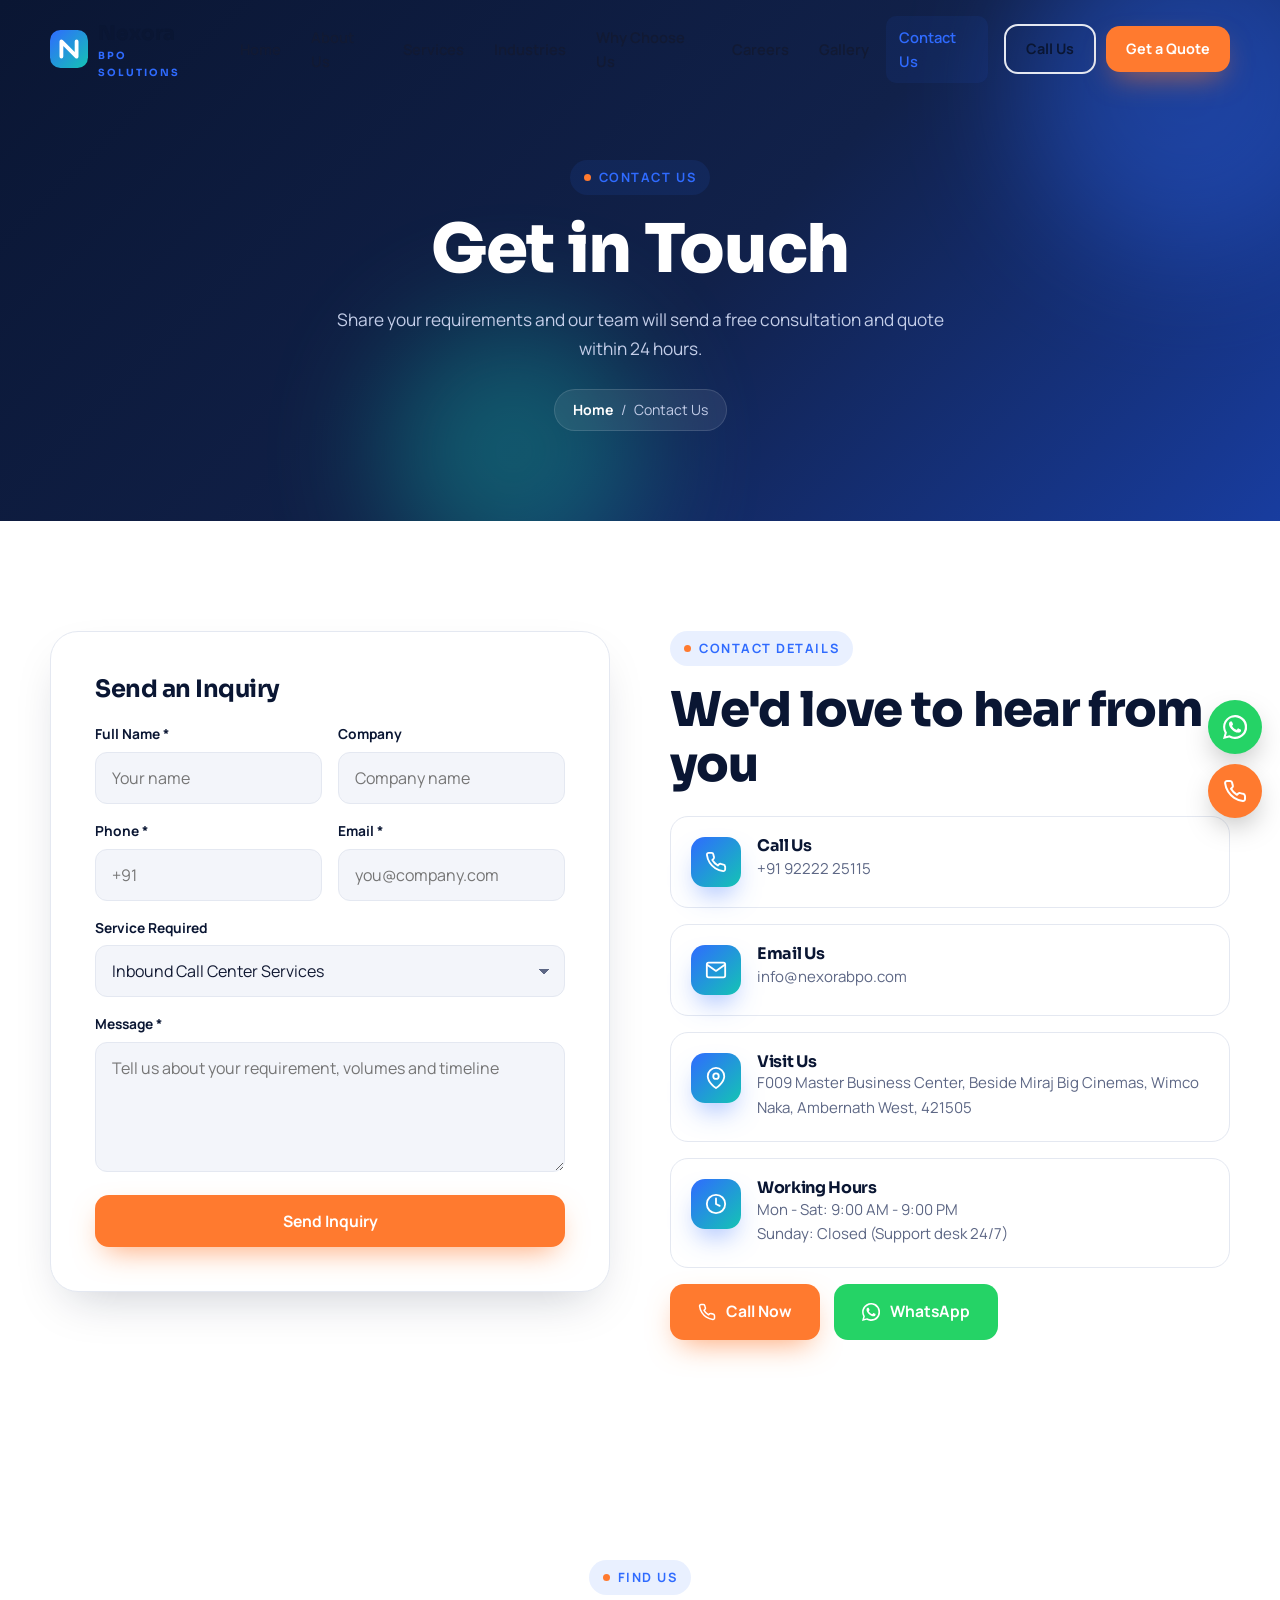
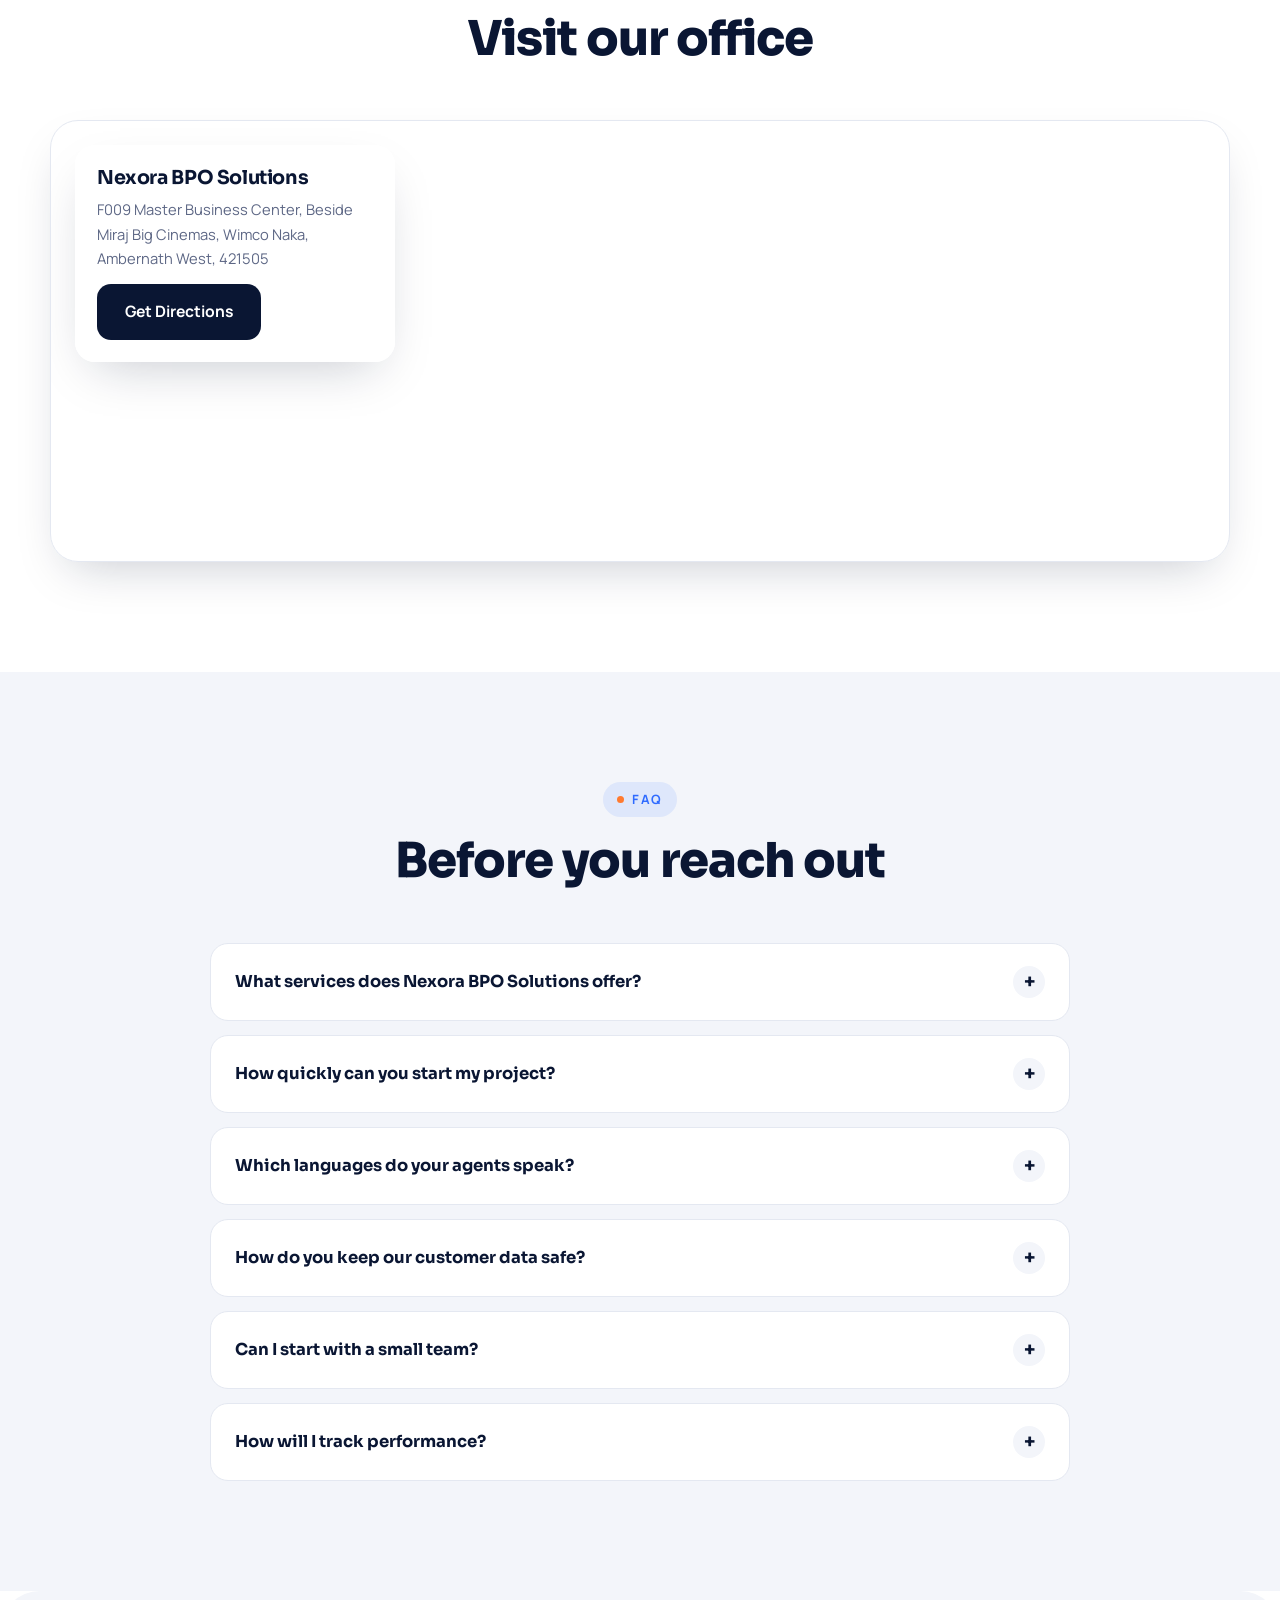
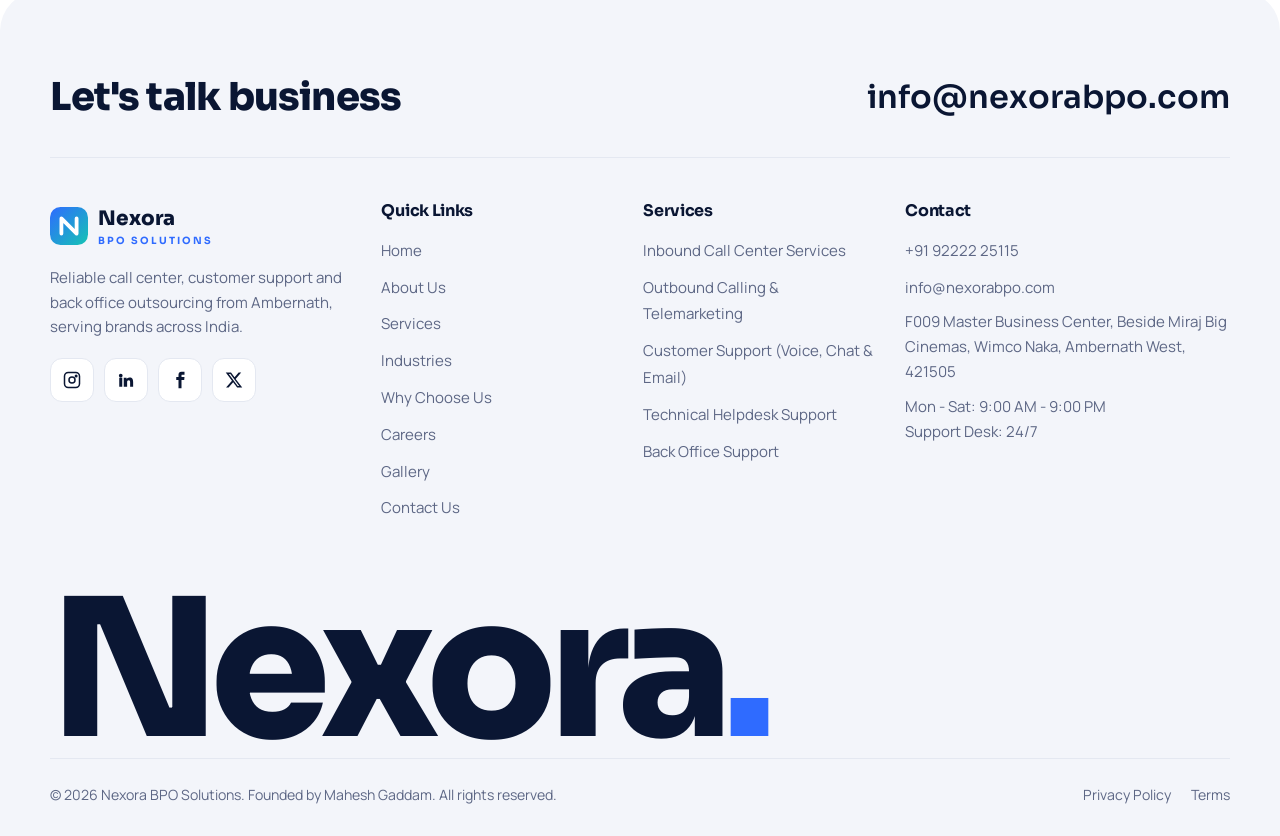
<file: nexora-bpo-website/contact.html>
<!DOCTYPE html>
<html lang="en">
<head>
<meta charset="UTF-8">
<meta name="viewport" content="width=device-width, initial-scale=1.0">
<title>Contact Us | Nexora BPO Solutions</title>
<meta name="description" content="Contact Nexora BPO Solutions in Ambernath West. Call +91 92222 25115.">
<link rel="icon" href="images/favicon.svg" type="image/svg+xml">
<link rel="preconnect" href="https://fonts.googleapis.com">
<link href="https://fonts.googleapis.com/css2?family=Manrope:wght@400;500;600;700;800&family=Sora:wght@600;700;800&display=swap" rel="stylesheet">
<link rel="stylesheet" href="css/style.css">
</head>
<body data-page="contact">
<div class="loader"><img src="images/logo.svg" alt="Nexora BPO Solutions"></div>
<div class="page-curtain"></div>
<div class="progress"></div>

<!-- ============ NAVBAR ============ -->
<header class="nav">
  <div class="container">
    <a href="index.html" class="logo"><img src="images/logo.svg" alt="Nexora BPO Solutions logo"><span>Nexora<small>BPO SOLUTIONS</small></span></a>
    <nav class="nav-links"><a href="index.html" data-page="index">Home</a><a href="about.html" data-page="about">About Us</a><a href="services.html" data-page="services">Services</a><a href="industries.html" data-page="industries">Industries</a><a href="why-choose-us.html" data-page="why-choose-us">Why Choose Us</a><a href="careers.html" data-page="careers">Careers</a><a href="gallery.html" data-page="gallery">Gallery</a><a href="contact.html" data-page="contact">Contact Us</a></nav>
    <div class="nav-cta">
      <a href="tel:+919222225115" class="btn btn-outline">Call Us</a>
      <a href="contact.html" class="btn btn-primary">Get a Quote</a>
      <button class="burger" aria-label="Open menu"><span></span><span></span><span></span></button>
    </div>
  </div>
</header>
<div class="mobile-menu"><a href="index.html" data-page="index">Home</a><a href="about.html" data-page="about">About Us</a><a href="services.html" data-page="services">Services</a><a href="industries.html" data-page="industries">Industries</a><a href="why-choose-us.html" data-page="why-choose-us">Why Choose Us</a><a href="careers.html" data-page="careers">Careers</a><a href="gallery.html" data-page="gallery">Gallery</a><a href="contact.html" data-page="contact">Contact Us</a><a href="contact.html" class="btn btn-primary">Get a Free Quote</a></div>
<main>
<section class="page-hero"><div class="blob one"></div><div class="blob two"></div>
<div class="container" style="position:relative;z-index:2"><span class="tag reveal up">Contact Us</span><h1 class="reveal up">Get in Touch</h1><p class="reveal up">Share your requirements and our team will send a free consultation and quote within 24 hours.</p>
<div class="crumbs reveal up"><a href="index.html">Home</a> / <span>Contact Us</span></div></div></section>
<section><div class="container split" style="align-items:start">
<form class="form-card reveal left" data-form><h3 style="font-size:1.5rem;margin-bottom:20px">Send an Inquiry</h3><div class="form-grid">
<div><label for="n">Full Name *</label><input id="n" required placeholder="Your name"></div>
<div><label for="co">Company</label><input id="co" placeholder="Company name"></div>
<div><label for="p">Phone *</label><input id="p" type="tel" required placeholder="+91"></div>
<div><label for="e">Email *</label><input id="e" type="email" required placeholder="you@company.com"></div>
<div class="full"><label for="s">Service Required</label><select id="s"><option>Inbound Call Center Services</option><option>Outbound Calling &amp; Telemarketing</option><option>Customer Support (Voice, Chat &amp; Email)</option><option>Technical Helpdesk Support</option><option>Back Office Support</option><option>Data Entry &amp; Data Processing</option><option>Lead Generation &amp; Appointment Setting</option><option>Telecalling &amp; Customer Retention</option><option>Collections &amp; Verification Services</option><option>24/7 Multilingual Support</option></select></div>
<div class="full"><label for="m">Message *</label><textarea id="m" required placeholder="Tell us about your requirement, volumes and timeline"></textarea></div>
<div class="full"><button class="btn btn-primary" type="submit" style="width:100%">Send Inquiry</button></div></div>
<div class="form-msg">Thank you! We have received your inquiry and will get back to you within 24 hours.</div></form>
<div><span class="tag reveal up">Contact Details</span><h2 class="reveal up" style="margin-bottom:24px">We'd love to hear from you</h2><div class="info-list"><div class="info reveal right" style="transition-delay:0.0s"><div class="icon"><svg viewBox="0 0 24 24" fill="none" stroke="currentColor" stroke-width="2" stroke-linecap="round" stroke-linejoin="round"><path d="M22 16.9v3a2 2 0 0 1-2.2 2 19.8 19.8 0 0 1-8.6-3.1 19.5 19.5 0 0 1-6-6A19.8 19.8 0 0 1 2.1 4.2 2 2 0 0 1 4.1 2h3a2 2 0 0 1 2 1.7c.1.9.4 1.8.7 2.7a2 2 0 0 1-.5 2.1L8 9.8a16 16 0 0 0 6 6l1.3-1.3a2 2 0 0 1 2.1-.4c.9.3 1.8.6 2.7.7a2 2 0 0 1 1.7 2z"/></svg></div><div><h4>Call Us</h4><a href="tel:+919222225115">+91 92222 25115</a></div></div><div class="info reveal right" style="transition-delay:0.1s"><div class="icon"><svg viewBox="0 0 24 24" fill="none" stroke="currentColor" stroke-width="2" stroke-linejoin="round"><rect x="2" y="4" width="20" height="16" rx="2"/><path d="m22 6-10 7L2 6"/></svg></div><div><h4>Email Us</h4><a href="mailto:info@nexorabpo.com">info@nexorabpo.com</a></div></div><div class="info reveal right" style="transition-delay:0.2s"><div class="icon"><svg viewBox="0 0 24 24" fill="none" stroke="currentColor" stroke-width="2"><path d="M21 10c0 7-9 13-9 13S3 17 3 10a9 9 0 0 1 18 0z"/><circle cx="12" cy="10" r="3"/></svg></div><div><h4>Visit Us</h4><p>F009 Master Business Center, Beside Miraj Big Cinemas, Wimco Naka, Ambernath West, 421505</p></div></div><div class="info reveal right" style="transition-delay:0.30000000000000004s"><div class="icon"><svg viewBox="0 0 24 24" fill="none" stroke="currentColor" stroke-width="2" stroke-linecap="round"><circle cx="12" cy="12" r="10"/><path d="M12 6v6l4 2"/></svg></div><div><h4>Working Hours</h4><p>Mon - Sat: 9:00 AM - 9:00 PM<br>Sunday: Closed (Support desk 24/7)</p></div></div><div class="hero-btns reveal up"><a href="tel:+919222225115" class="btn btn-primary"><svg width=18 height=18 viewBox="0 0 24 24" fill="none" stroke="currentColor" stroke-width="2" stroke-linecap="round" stroke-linejoin="round"><path d="M22 16.9v3a2 2 0 0 1-2.2 2 19.8 19.8 0 0 1-8.6-3.1 19.5 19.5 0 0 1-6-6A19.8 19.8 0 0 1 2.1 4.2 2 2 0 0 1 4.1 2h3a2 2 0 0 1 2 1.7c.1.9.4 1.8.7 2.7a2 2 0 0 1-.5 2.1L8 9.8a16 16 0 0 0 6 6l1.3-1.3a2 2 0 0 1 2.1-.4c.9.3 1.8.6 2.7.7a2 2 0 0 1 1.7 2z"/></svg> Call Now</a><a href="https://wa.me/919222225115" target="_blank" rel="noopener" class="btn btn-wa"><svg width=18 height=18 viewBox="0 0 24 24" fill="currentColor"><path d="M17.5 14.4c-.3-.1-1.8-.9-2-1-.3-.1-.5-.1-.7.1-.2.3-.8 1-.9 1.2-.2.2-.3.2-.6.1-.3-.1-1.3-.5-2.4-1.5-.9-.8-1.5-1.8-1.7-2.1-.2-.3 0-.5.1-.6l.4-.5.3-.5c.1-.2 0-.4 0-.5l-.9-2.2c-.2-.6-.5-.5-.7-.5h-.6c-.2 0-.5.1-.8.4-.3.3-1 1-1 2.5s1.1 2.9 1.2 3.1c.1.2 2.1 3.2 5.1 4.5.7.3 1.3.5 1.7.6.7.2 1.4.2 1.9.1.6-.1 1.8-.7 2-1.4.2-.7.2-1.3.2-1.4-.1-.2-.3-.3-.6-.4zM12 21.8c-1.8 0-3.5-.5-5-1.4l-.4-.2-3.7 1 1-3.6-.2-.4A9.8 9.8 0 1 1 12 21.8zM12 0a12 12 0 0 0-10.3 18L0 24l6.2-1.6A12 12 0 1 0 12 0z"/></svg> WhatsApp</a></div></div></div>
</div></section>
<section><div class="container"><div class="sec-head"><span class="tag reveal up">Find Us</span><h2 class="reveal up">Visit our office</h2></div><div class="map-wrap reveal up"><iframe src="https://www.google.com/maps?q=Master+Business+Center+Wimco+Naka+Ambernath+West+421505&output=embed" loading="lazy" referrerpolicy="no-referrer-when-downgrade" title="Office location map"></iframe>
<div class="map-card"><h3>Nexora BPO Solutions</h3><p>F009 Master Business Center, Beside Miraj Big Cinemas, Wimco Naka, Ambernath West, 421505</p><a href="https://www.google.com/maps/search/?api=1&query=Master+Business+Center+Wimco+Naka+Ambernath+West" target="_blank" rel="noopener" class="btn btn-dark">Get Directions</a></div></div></div></section>
<section class="bg-grey"><div class="container"><div class="sec-head"><span class="tag reveal up">FAQ</span><h2 class="reveal up">Before you reach out</h2></div><div class="faq"><div class="faq-item reveal up"><button class="faq-q">What services does Nexora BPO Solutions offer?<i>+</i></button><div class="faq-a"><p>We provide inbound and outbound calling, customer support over voice, chat and email, technical helpdesk, back office, data entry, lead generation, retention, collections, verification and 24/7 multilingual support.</p></div></div><div class="faq-item reveal up"><button class="faq-q">How quickly can you start my project?<i>+</i></button><div class="faq-a"><p>Most projects go live within 7 to 10 working days after requirement sign-off, including agent training and a quality pilot.</p></div></div><div class="faq-item reveal up"><button class="faq-q">Which languages do your agents speak?<i>+</i></button><div class="faq-a"><p>Our agents support customers in English, Hindi and Marathi. Additional regional languages can be arranged on request.</p></div></div><div class="faq-item reveal up"><button class="faq-q">How do you keep our customer data safe?<i>+</i></button><div class="faq-a"><p>Agents sign NDAs, work on access-controlled floors and use secured systems with role-based permissions and regular audits.</p></div></div><div class="faq-item reveal up"><button class="faq-q">Can I start with a small team?<i>+</i></button><div class="faq-a"><p>Yes. You can begin with a small pilot team and scale up seats as your volumes grow, with flexible monthly plans.</p></div></div><div class="faq-item reveal up"><button class="faq-q">How will I track performance?<i>+</i></button><div class="faq-a"><p>You receive daily and weekly reports covering call volumes, handling time, resolution rate, quality scores and conversions.</p></div></div></div></div></section>
</main>
<!-- ============ FOOTER ============ -->
<footer class="footer">
  <div class="container">
    <div class="footer-top reveal up">
      <h2>Let's talk business</h2>
      <a class="mail" href="mailto:info@nexorabpo.com">info@nexorabpo.com</a>
    </div>
    <div class="footer-grid">
      <div>
        <a href="index.html" class="logo"><img src="images/logo.svg" alt="Nexora BPO Solutions logo"><span>Nexora<small>BPO SOLUTIONS</small></span></a>
        <p style="margin-top:16px">Reliable call center, customer support and back office outsourcing from Ambernath, serving brands across India.</p>
        <div class="socials"><a href="#" aria-label="Instagram"><svg viewBox="0 0 24 24" fill="none" stroke="currentColor" stroke-width="2"><rect x="2" y="2" width="20" height="20" rx="5"/><circle cx="12" cy="12" r="4"/><circle cx="17.5" cy="6.5" r="1" fill="currentColor"/></svg></a><a href="#" aria-label="LinkedIn"><svg viewBox="0 0 24 24" fill="currentColor"><path d="M4.98 3.5a2.5 2.5 0 1 1 0 5 2.5 2.5 0 0 1 0-5zM3 9h4v12H3zM9 9h3.8v1.7h.1c.5-1 1.8-2 3.8-2 4 0 4.8 2.6 4.8 6V21h-4v-5.6c0-1.3 0-3-1.9-3s-2.1 1.4-2.1 2.9V21H9z"/></svg></a><a href="#" aria-label="Facebook"><svg viewBox="0 0 24 24" fill="currentColor"><path d="M14 8V6c0-.9.6-1 1-1h3V1h-4c-3.3 0-4 2.4-4 4v3H7v4h3v11h4V12h3.6l.4-4z"/></svg></a><a href="#" aria-label="X"><svg viewBox="0 0 24 24" fill="currentColor"><path d="M18.2 2h3.4l-7.4 8.5L23 22h-6.8l-5.3-7-6.1 7H1.4l7.9-9L1 2h7l4.8 6.4zm-1.2 18h1.9L7.1 4H5.1z"/></svg></a></div>
      </div>
      <div><h4>Quick Links</h4><ul><li><a href="index.html">Home</a></li><li><a href="about.html">About Us</a></li><li><a href="services.html">Services</a></li><li><a href="industries.html">Industries</a></li><li><a href="why-choose-us.html">Why Choose Us</a></li><li><a href="careers.html">Careers</a></li><li><a href="gallery.html">Gallery</a></li><li><a href="contact.html">Contact Us</a></li></ul></div>
      <div><h4>Services</h4><ul><li><a href="services.html">Inbound Call Center Services</a></li><li><a href="services.html">Outbound Calling &amp; Telemarketing</a></li><li><a href="services.html">Customer Support (Voice, Chat &amp; Email)</a></li><li><a href="services.html">Technical Helpdesk Support</a></li><li><a href="services.html">Back Office Support</a></li></ul></div>
      <div><h4>Contact</h4><ul>
        <li><a href="tel:+919222225115">+91 92222 25115</a></li>
        <li><a href="mailto:info@nexorabpo.com">info@nexorabpo.com</a></li>
        <li><p>F009 Master Business Center, Beside Miraj Big Cinemas, Wimco Naka, Ambernath West, 421505</p></li>
        <li><p>Mon - Sat: 9:00 AM - 9:00 PM<br>Support Desk: 24/7</p></li>
      </ul></div>
    </div>
    <div class="big-word">Nexora<span>.</span></div>
    <div class="footer-bottom">
      <span>&copy; <span id="year">2026</span> Nexora BPO Solutions. Founded by Mahesh Gaddam. All rights reserved.</span>
      <div><a href="contact.html">Privacy Policy</a><a href="contact.html">Terms</a></div>
    </div>
  </div>
</footer>
<div class="fab">
  <a class="wa" href="https://wa.me/919222225115" target="_blank" rel="noopener" aria-label="WhatsApp"><svg viewBox="0 0 24 24" fill="currentColor"><path d="M17.5 14.4c-.3-.1-1.8-.9-2-1-.3-.1-.5-.1-.7.1-.2.3-.8 1-.9 1.2-.2.2-.3.2-.6.1-.3-.1-1.3-.5-2.4-1.5-.9-.8-1.5-1.8-1.7-2.1-.2-.3 0-.5.1-.6l.4-.5.3-.5c.1-.2 0-.4 0-.5l-.9-2.2c-.2-.6-.5-.5-.7-.5h-.6c-.2 0-.5.1-.8.4-.3.3-1 1-1 2.5s1.1 2.9 1.2 3.1c.1.2 2.1 3.2 5.1 4.5.7.3 1.3.5 1.7.6.7.2 1.4.2 1.9.1.6-.1 1.8-.7 2-1.4.2-.7.2-1.3.2-1.4-.1-.2-.3-.3-.6-.4zM12 21.8c-1.8 0-3.5-.5-5-1.4l-.4-.2-3.7 1 1-3.6-.2-.4A9.8 9.8 0 1 1 12 21.8zM12 0a12 12 0 0 0-10.3 18L0 24l6.2-1.6A12 12 0 1 0 12 0z"/></svg></a>
  <a class="call" href="tel:+919222225115" aria-label="Call"><svg viewBox="0 0 24 24" fill="none" stroke="currentColor" stroke-width="2" stroke-linecap="round" stroke-linejoin="round"><path d="M22 16.9v3a2 2 0 0 1-2.2 2 19.8 19.8 0 0 1-8.6-3.1 19.5 19.5 0 0 1-6-6A19.8 19.8 0 0 1 2.1 4.2 2 2 0 0 1 4.1 2h3a2 2 0 0 1 2 1.7c.1.9.4 1.8.7 2.7a2 2 0 0 1-.5 2.1L8 9.8a16 16 0 0 0 6 6l1.3-1.3a2 2 0 0 1 2.1-.4c.9.3 1.8.6 2.7.7a2 2 0 0 1 1.7 2z"/></svg></a>
  <button class="top" aria-label="Back to top"><svg viewBox="0 0 24 24" fill="none" stroke="currentColor" stroke-width="2.5" stroke-linecap="round"><path d="M12 19V5M5 12l7-7 7 7"/></svg></button>
</div>
<script src="js/main.js"></script>
</body>
</html>
</file>
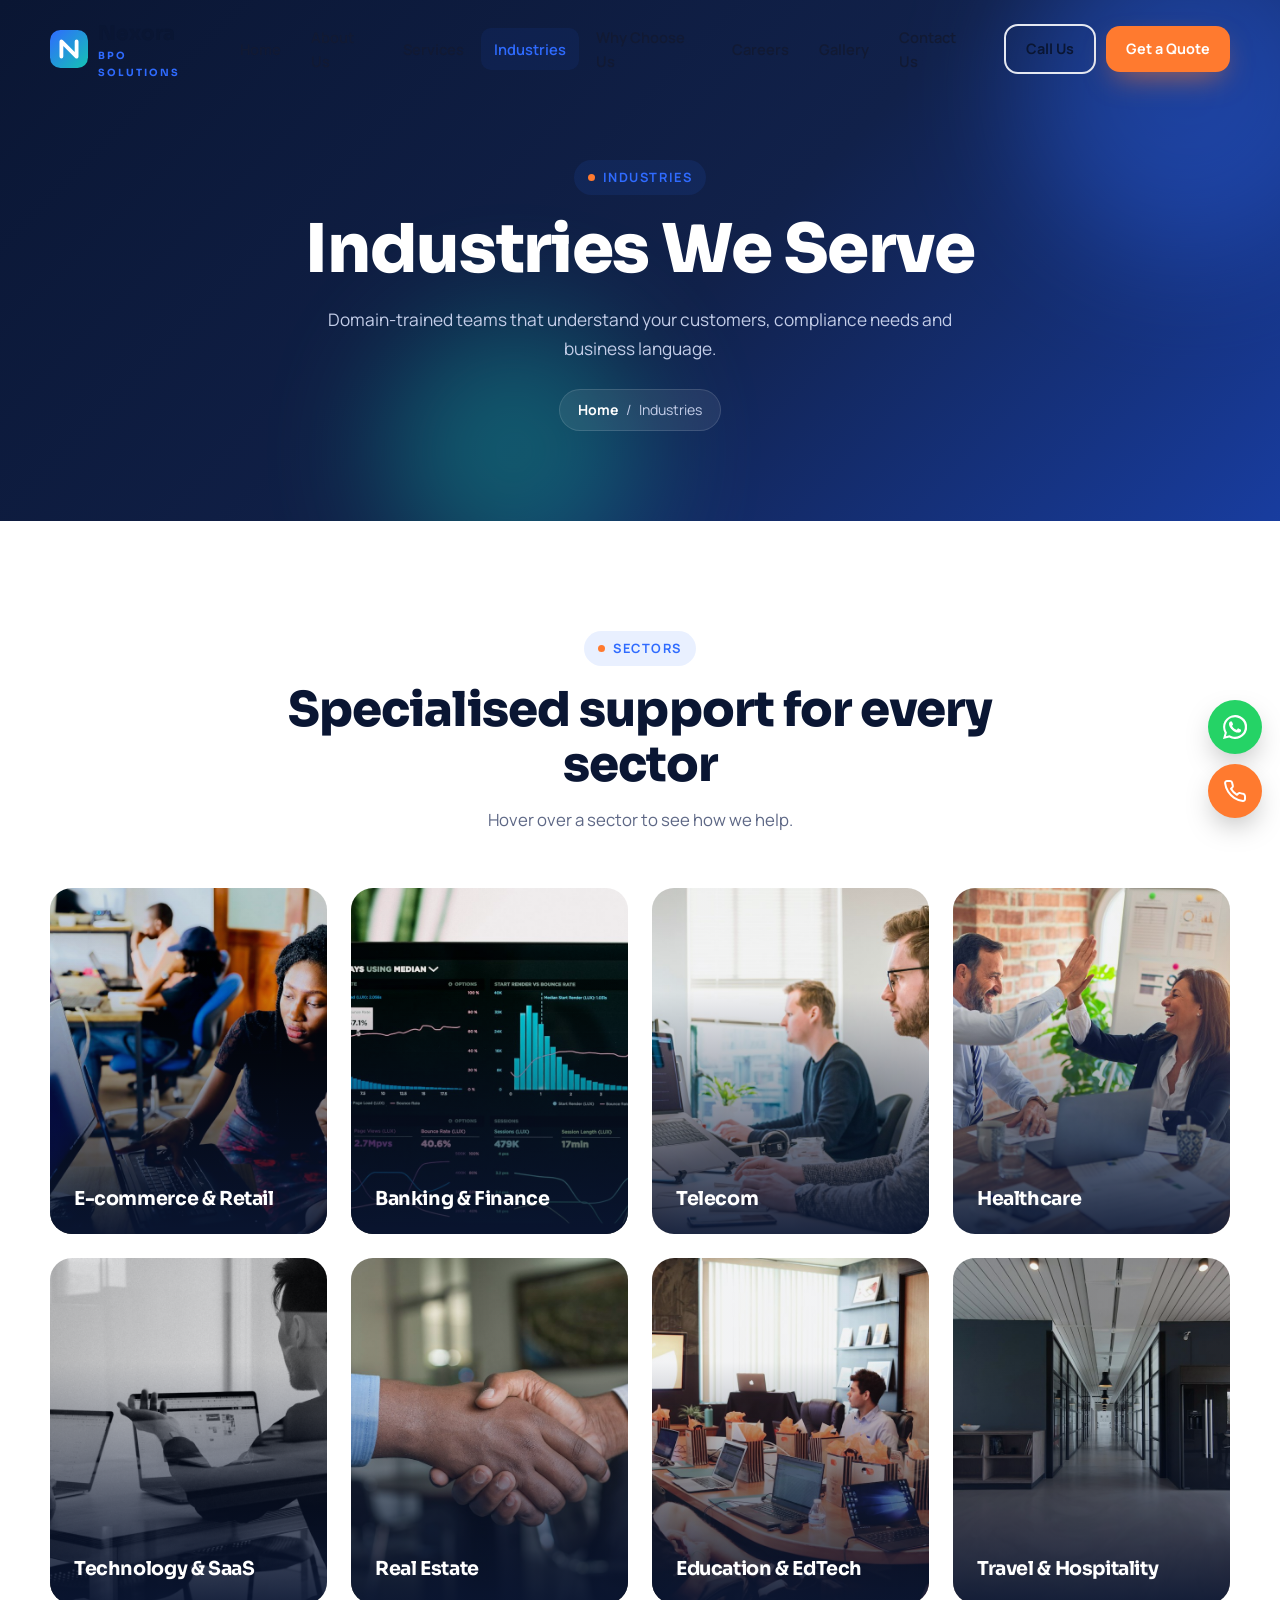
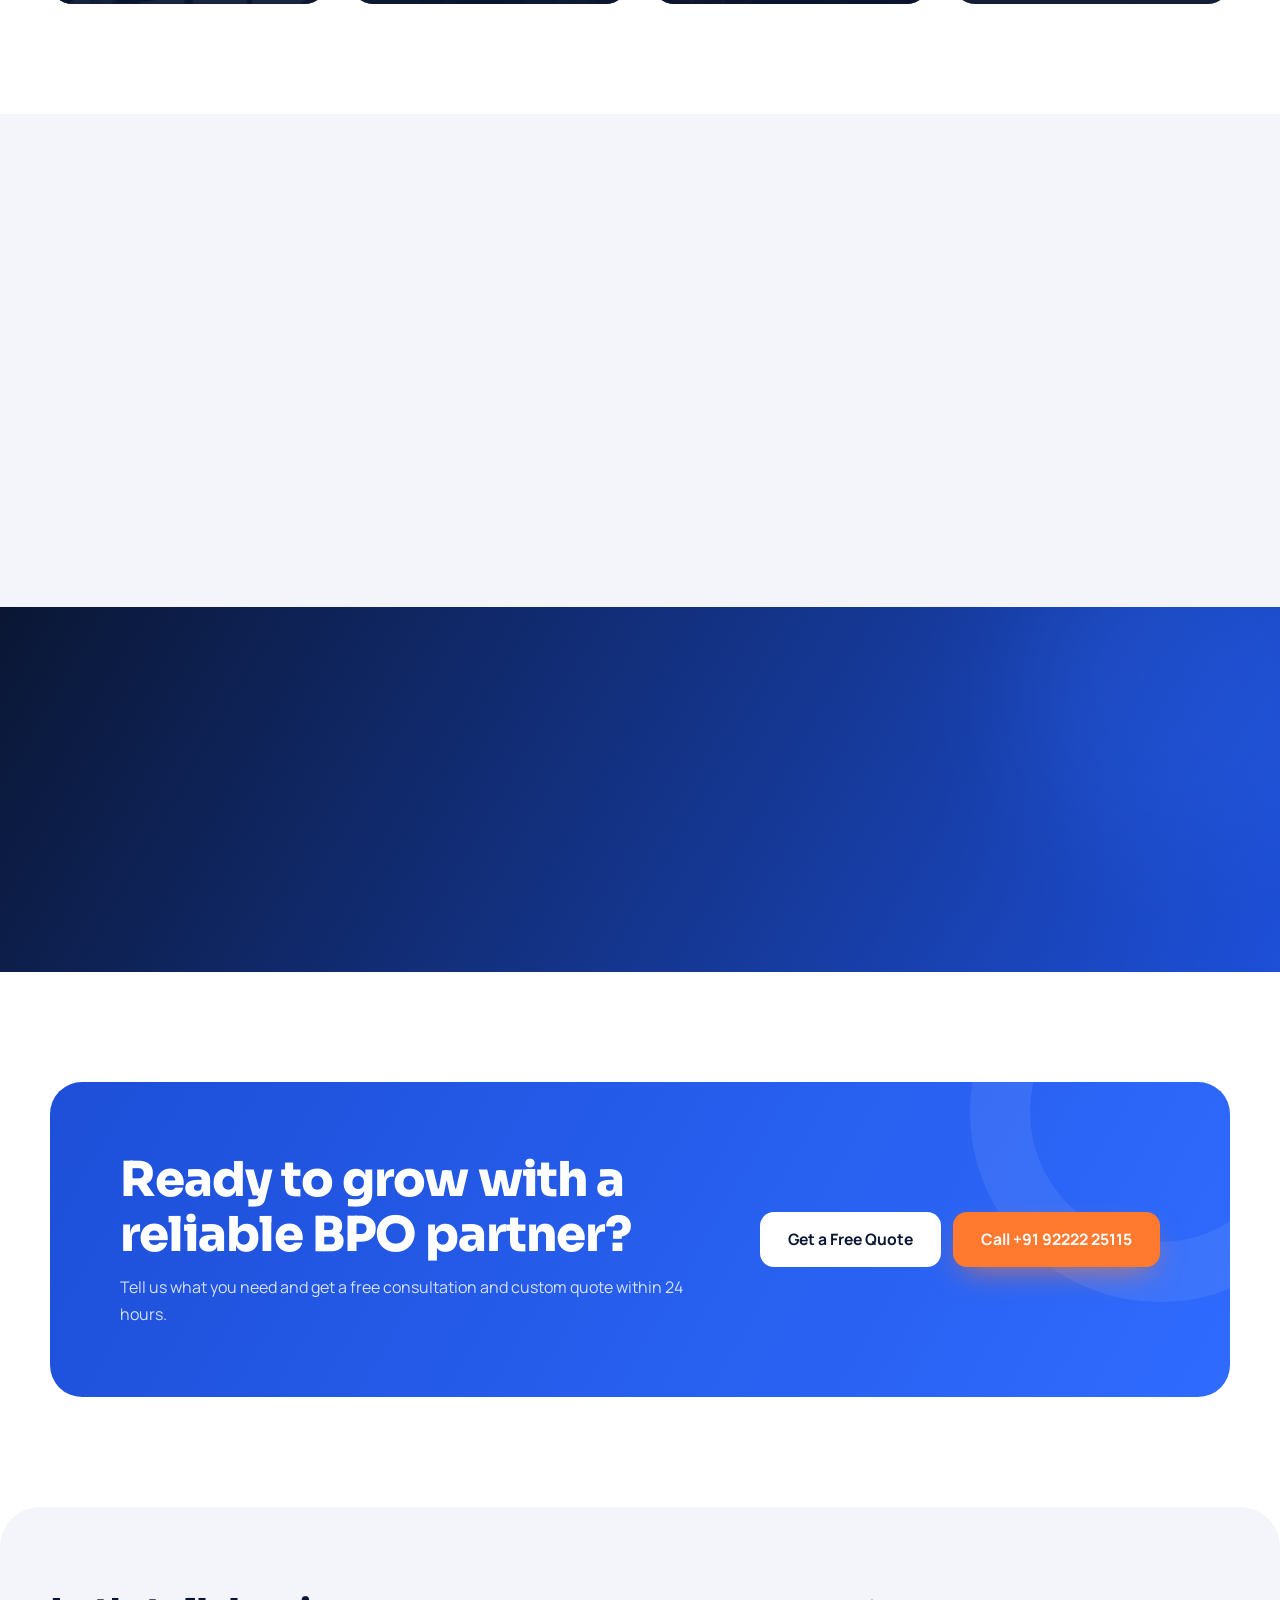
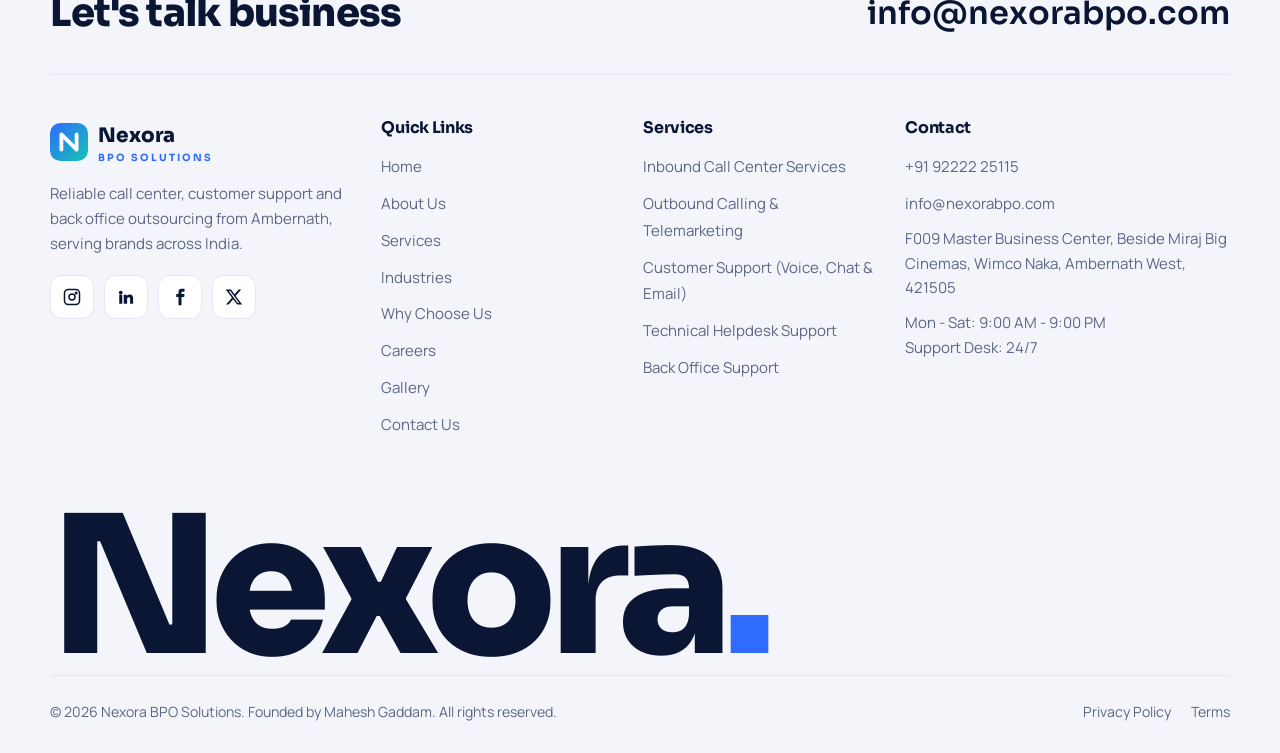
<file: nexora-bpo-website/industries.html>
<!DOCTYPE html>
<html lang="en">
<head>
<meta charset="UTF-8">
<meta name="viewport" content="width=device-width, initial-scale=1.0">
<title>Industries | Nexora BPO Solutions</title>
<meta name="description" content="Industries served by Nexora BPO Solutions: e-commerce, banking, telecom, healthcare, SaaS and more.">
<link rel="icon" href="images/favicon.svg" type="image/svg+xml">
<link rel="preconnect" href="https://fonts.googleapis.com">
<link href="https://fonts.googleapis.com/css2?family=Manrope:wght@400;500;600;700;800&family=Sora:wght@600;700;800&display=swap" rel="stylesheet">
<link rel="stylesheet" href="css/style.css">
</head>
<body data-page="industries">
<div class="loader"><img src="images/logo.svg" alt="Nexora BPO Solutions"></div>
<div class="page-curtain"></div>
<div class="progress"></div>

<!-- ============ NAVBAR ============ -->
<header class="nav">
  <div class="container">
    <a href="index.html" class="logo"><img src="images/logo.svg" alt="Nexora BPO Solutions logo"><span>Nexora<small>BPO SOLUTIONS</small></span></a>
    <nav class="nav-links"><a href="index.html" data-page="index">Home</a><a href="about.html" data-page="about">About Us</a><a href="services.html" data-page="services">Services</a><a href="industries.html" data-page="industries">Industries</a><a href="why-choose-us.html" data-page="why-choose-us">Why Choose Us</a><a href="careers.html" data-page="careers">Careers</a><a href="gallery.html" data-page="gallery">Gallery</a><a href="contact.html" data-page="contact">Contact Us</a></nav>
    <div class="nav-cta">
      <a href="tel:+919222225115" class="btn btn-outline">Call Us</a>
      <a href="contact.html" class="btn btn-primary">Get a Quote</a>
      <button class="burger" aria-label="Open menu"><span></span><span></span><span></span></button>
    </div>
  </div>
</header>
<div class="mobile-menu"><a href="index.html" data-page="index">Home</a><a href="about.html" data-page="about">About Us</a><a href="services.html" data-page="services">Services</a><a href="industries.html" data-page="industries">Industries</a><a href="why-choose-us.html" data-page="why-choose-us">Why Choose Us</a><a href="careers.html" data-page="careers">Careers</a><a href="gallery.html" data-page="gallery">Gallery</a><a href="contact.html" data-page="contact">Contact Us</a><a href="contact.html" class="btn btn-primary">Get a Free Quote</a></div>
<main>
<section class="page-hero"><div class="blob one"></div><div class="blob two"></div>
<div class="container" style="position:relative;z-index:2"><span class="tag reveal up">Industries</span><h1 class="reveal up">Industries We Serve</h1><p class="reveal up">Domain-trained teams that understand your customers, compliance needs and business language.</p>
<div class="crumbs reveal up"><a href="index.html">Home</a> / <span>Industries</span></div></div></section>
<section><div class="container"><div class="sec-head"><span class="tag reveal up">Sectors</span><h2 class="reveal up">Specialised support for every sector</h2><p class="reveal up">Hover over a sector to see how we help.</p></div><div class="grid-4"><div class="ind reveal up" style="transition-delay:0.0s"><img src="images/collaboration.jpg" alt="E-commerce &amp; Retail" loading="lazy"><div><h3>E-commerce &amp; Retail</h3><p>Order tracking, returns and post-purchase care.</p></div></div><div class="ind reveal up" style="transition-delay:0.1s"><img src="images/analytics.jpg" alt="Banking &amp; Finance" loading="lazy"><div><h3>Banking &amp; Finance</h3><p>Collections, KYC verification and card support.</p></div></div><div class="ind reveal up" style="transition-delay:0.2s"><img src="images/support-desk.jpg" alt="Telecom" loading="lazy"><div><h3>Telecom</h3><p>Activations, billing queries and retention.</p></div></div><div class="ind reveal up" style="transition-delay:0.30000000000000004s"><img src="images/meeting.jpg" alt="Healthcare" loading="lazy"><div><h3>Healthcare</h3><p>Appointment booking and patient helplines.</p></div></div><div class="ind reveal up" style="transition-delay:0.0s"><img src="images/workstation.jpg" alt="Technology &amp; SaaS" loading="lazy"><div><h3>Technology &amp; SaaS</h3><p>Helpdesk, onboarding and product support.</p></div></div><div class="ind reveal up" style="transition-delay:0.1s"><img src="images/handshake.jpg" alt="Real Estate" loading="lazy"><div><h3>Real Estate</h3><p>Lead qualification and site-visit scheduling.</p></div></div><div class="ind reveal up" style="transition-delay:0.2s"><img src="images/training.jpg" alt="Education &amp; EdTech" loading="lazy"><div><h3>Education &amp; EdTech</h3><p>Admission counselling and student support.</p></div></div><div class="ind reveal up" style="transition-delay:0.30000000000000004s"><img src="images/office.jpg" alt="Travel &amp; Hospitality" loading="lazy"><div><h3>Travel &amp; Hospitality</h3><p>Bookings, changes and guest assistance.</p></div></div></div></div></section>
<section class="bg-grey"><div class="container"><div class="sec-head"><span class="tag reveal up">And Many More</span><h2 class="reveal up">Also supporting</h2></div><div class="chip-grid"><span class="chip reveal zoom">Insurance</span><span class="chip reveal zoom">Logistics</span><span class="chip reveal zoom">Automobile</span><span class="chip reveal zoom">FMCG</span><span class="chip reveal zoom">Utilities</span><span class="chip reveal zoom">Startups</span><span class="chip reveal zoom">Government Projects</span><span class="chip reveal zoom">NBFCs</span><span class="chip reveal zoom">D2C Brands</span><span class="chip reveal zoom">Media</span></div></div></section>
<section class="stats"><div class="blob one" style="opacity:.25"></div><div class="container" style="position:relative"><div class="grid-4"><div class="stat reveal zoom" style="transition-delay:0.0s"><b data-count="150" data-suffix="+">0</b><span>Happy Clients</span></div><div class="stat reveal zoom" style="transition-delay:0.1s"><b data-count="350" data-suffix="+">0</b><span>Skilled Agents</span></div><div class="stat reveal zoom" style="transition-delay:0.2s"><b data-count="2" data-suffix="M+">0</b><span>Calls Handled</span></div><div class="stat reveal zoom" style="transition-delay:0.30000000000000004s"><b data-count="98" data-suffix="%">0</b><span>Satisfaction Rate</span></div></div></div></section>
<section><div class="container"><div class="cta blue reveal zoom"><div><h2>Ready to grow with a reliable BPO partner?</h2><p>Tell us what you need and get a free consultation and custom quote within 24 hours.</p></div><div class="btns"><a href="contact.html" class="btn btn-light">Get a Free Quote</a><a href="tel:+919222225115" class="btn btn-primary">Call +91 92222 25115</a></div></div></div></section>
</main>
<!-- ============ FOOTER ============ -->
<footer class="footer">
  <div class="container">
    <div class="footer-top reveal up">
      <h2>Let's talk business</h2>
      <a class="mail" href="mailto:info@nexorabpo.com">info@nexorabpo.com</a>
    </div>
    <div class="footer-grid">
      <div>
        <a href="index.html" class="logo"><img src="images/logo.svg" alt="Nexora BPO Solutions logo"><span>Nexora<small>BPO SOLUTIONS</small></span></a>
        <p style="margin-top:16px">Reliable call center, customer support and back office outsourcing from Ambernath, serving brands across India.</p>
        <div class="socials"><a href="#" aria-label="Instagram"><svg viewBox="0 0 24 24" fill="none" stroke="currentColor" stroke-width="2"><rect x="2" y="2" width="20" height="20" rx="5"/><circle cx="12" cy="12" r="4"/><circle cx="17.5" cy="6.5" r="1" fill="currentColor"/></svg></a><a href="#" aria-label="LinkedIn"><svg viewBox="0 0 24 24" fill="currentColor"><path d="M4.98 3.5a2.5 2.5 0 1 1 0 5 2.5 2.5 0 0 1 0-5zM3 9h4v12H3zM9 9h3.8v1.7h.1c.5-1 1.8-2 3.8-2 4 0 4.8 2.6 4.8 6V21h-4v-5.6c0-1.3 0-3-1.9-3s-2.1 1.4-2.1 2.9V21H9z"/></svg></a><a href="#" aria-label="Facebook"><svg viewBox="0 0 24 24" fill="currentColor"><path d="M14 8V6c0-.9.6-1 1-1h3V1h-4c-3.3 0-4 2.4-4 4v3H7v4h3v11h4V12h3.6l.4-4z"/></svg></a><a href="#" aria-label="X"><svg viewBox="0 0 24 24" fill="currentColor"><path d="M18.2 2h3.4l-7.4 8.5L23 22h-6.8l-5.3-7-6.1 7H1.4l7.9-9L1 2h7l4.8 6.4zm-1.2 18h1.9L7.1 4H5.1z"/></svg></a></div>
      </div>
      <div><h4>Quick Links</h4><ul><li><a href="index.html">Home</a></li><li><a href="about.html">About Us</a></li><li><a href="services.html">Services</a></li><li><a href="industries.html">Industries</a></li><li><a href="why-choose-us.html">Why Choose Us</a></li><li><a href="careers.html">Careers</a></li><li><a href="gallery.html">Gallery</a></li><li><a href="contact.html">Contact Us</a></li></ul></div>
      <div><h4>Services</h4><ul><li><a href="services.html">Inbound Call Center Services</a></li><li><a href="services.html">Outbound Calling &amp; Telemarketing</a></li><li><a href="services.html">Customer Support (Voice, Chat &amp; Email)</a></li><li><a href="services.html">Technical Helpdesk Support</a></li><li><a href="services.html">Back Office Support</a></li></ul></div>
      <div><h4>Contact</h4><ul>
        <li><a href="tel:+919222225115">+91 92222 25115</a></li>
        <li><a href="mailto:info@nexorabpo.com">info@nexorabpo.com</a></li>
        <li><p>F009 Master Business Center, Beside Miraj Big Cinemas, Wimco Naka, Ambernath West, 421505</p></li>
        <li><p>Mon - Sat: 9:00 AM - 9:00 PM<br>Support Desk: 24/7</p></li>
      </ul></div>
    </div>
    <div class="big-word">Nexora<span>.</span></div>
    <div class="footer-bottom">
      <span>&copy; <span id="year">2026</span> Nexora BPO Solutions. Founded by Mahesh Gaddam. All rights reserved.</span>
      <div><a href="contact.html">Privacy Policy</a><a href="contact.html">Terms</a></div>
    </div>
  </div>
</footer>
<div class="fab">
  <a class="wa" href="https://wa.me/919222225115" target="_blank" rel="noopener" aria-label="WhatsApp"><svg viewBox="0 0 24 24" fill="currentColor"><path d="M17.5 14.4c-.3-.1-1.8-.9-2-1-.3-.1-.5-.1-.7.1-.2.3-.8 1-.9 1.2-.2.2-.3.2-.6.1-.3-.1-1.3-.5-2.4-1.5-.9-.8-1.5-1.8-1.7-2.1-.2-.3 0-.5.1-.6l.4-.5.3-.5c.1-.2 0-.4 0-.5l-.9-2.2c-.2-.6-.5-.5-.7-.5h-.6c-.2 0-.5.1-.8.4-.3.3-1 1-1 2.5s1.1 2.9 1.2 3.1c.1.2 2.1 3.2 5.1 4.5.7.3 1.3.5 1.7.6.7.2 1.4.2 1.9.1.6-.1 1.8-.7 2-1.4.2-.7.2-1.3.2-1.4-.1-.2-.3-.3-.6-.4zM12 21.8c-1.8 0-3.5-.5-5-1.4l-.4-.2-3.7 1 1-3.6-.2-.4A9.8 9.8 0 1 1 12 21.8zM12 0a12 12 0 0 0-10.3 18L0 24l6.2-1.6A12 12 0 1 0 12 0z"/></svg></a>
  <a class="call" href="tel:+919222225115" aria-label="Call"><svg viewBox="0 0 24 24" fill="none" stroke="currentColor" stroke-width="2" stroke-linecap="round" stroke-linejoin="round"><path d="M22 16.9v3a2 2 0 0 1-2.2 2 19.8 19.8 0 0 1-8.6-3.1 19.5 19.5 0 0 1-6-6A19.8 19.8 0 0 1 2.1 4.2 2 2 0 0 1 4.1 2h3a2 2 0 0 1 2 1.7c.1.9.4 1.8.7 2.7a2 2 0 0 1-.5 2.1L8 9.8a16 16 0 0 0 6 6l1.3-1.3a2 2 0 0 1 2.1-.4c.9.3 1.8.6 2.7.7a2 2 0 0 1 1.7 2z"/></svg></a>
  <button class="top" aria-label="Back to top"><svg viewBox="0 0 24 24" fill="none" stroke="currentColor" stroke-width="2.5" stroke-linecap="round"><path d="M12 19V5M5 12l7-7 7 7"/></svg></button>
</div>
<script src="js/main.js"></script>
</body>
</html>
</file>
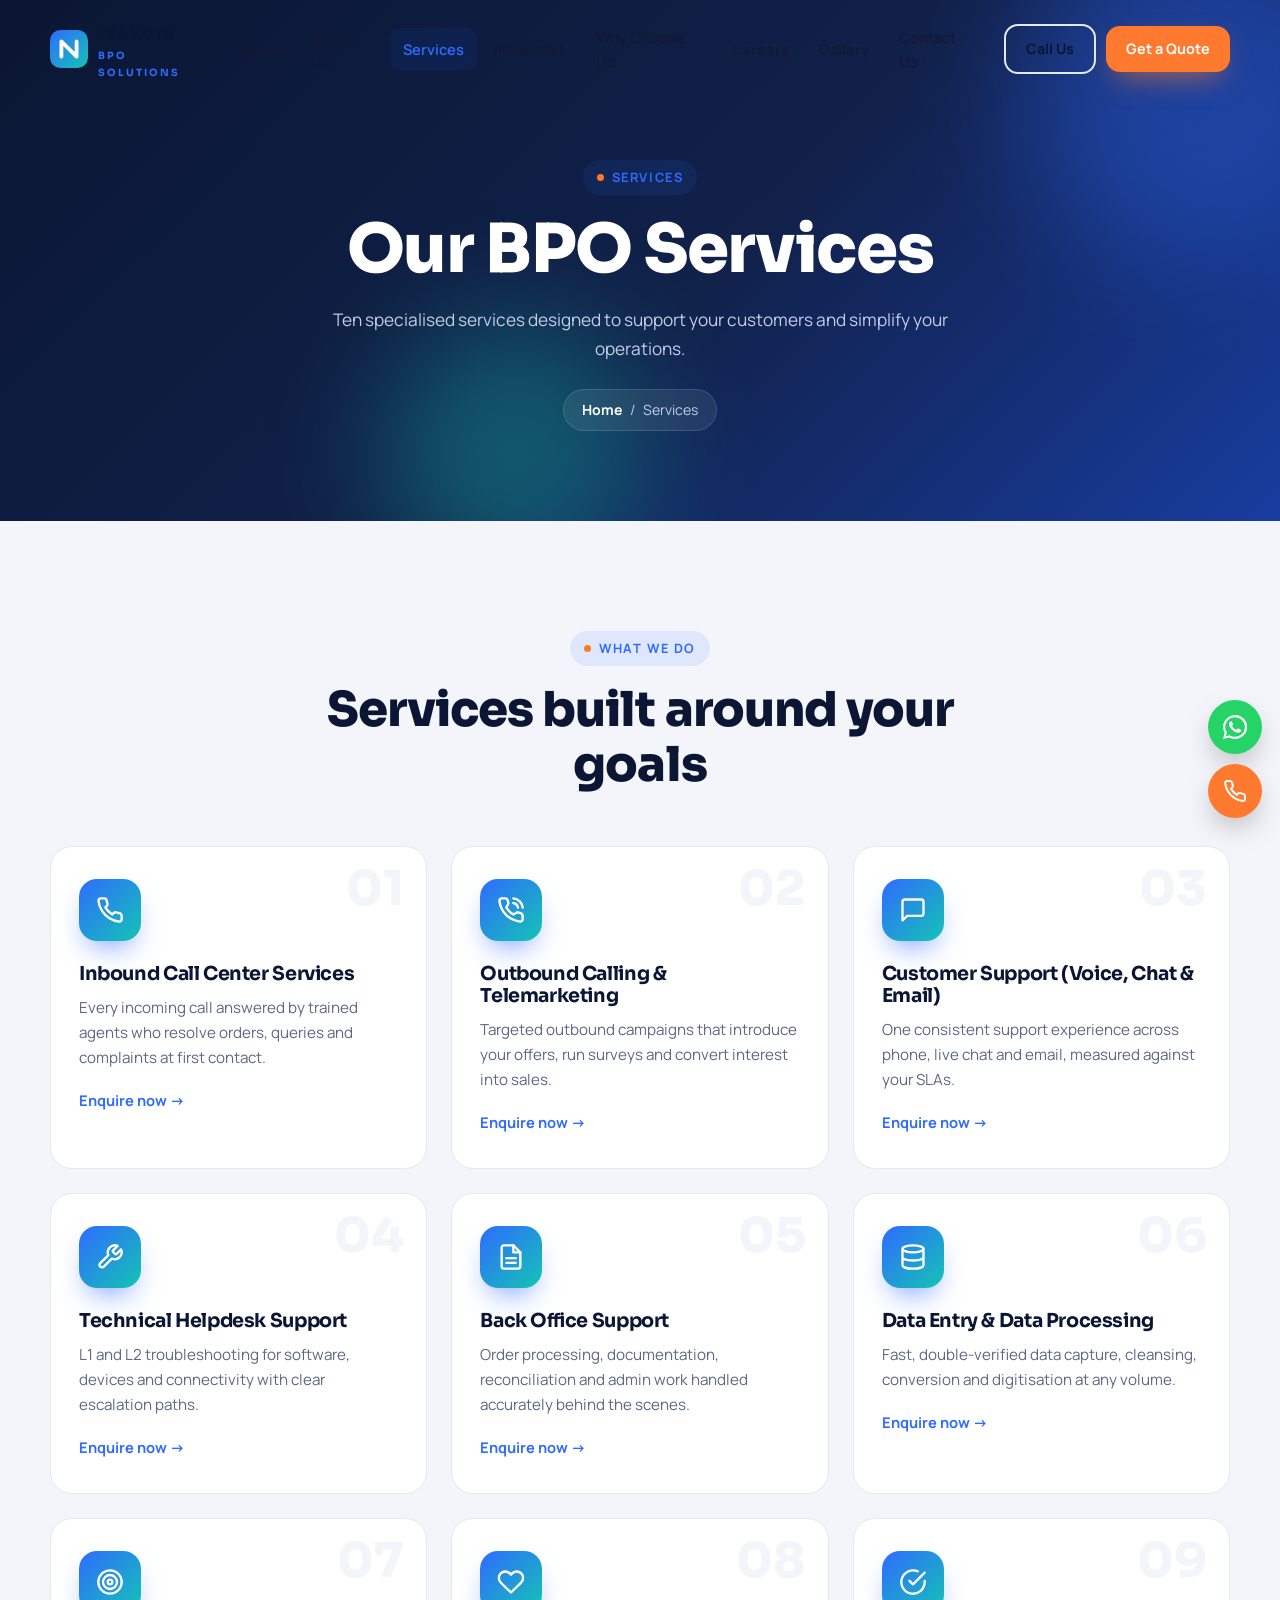
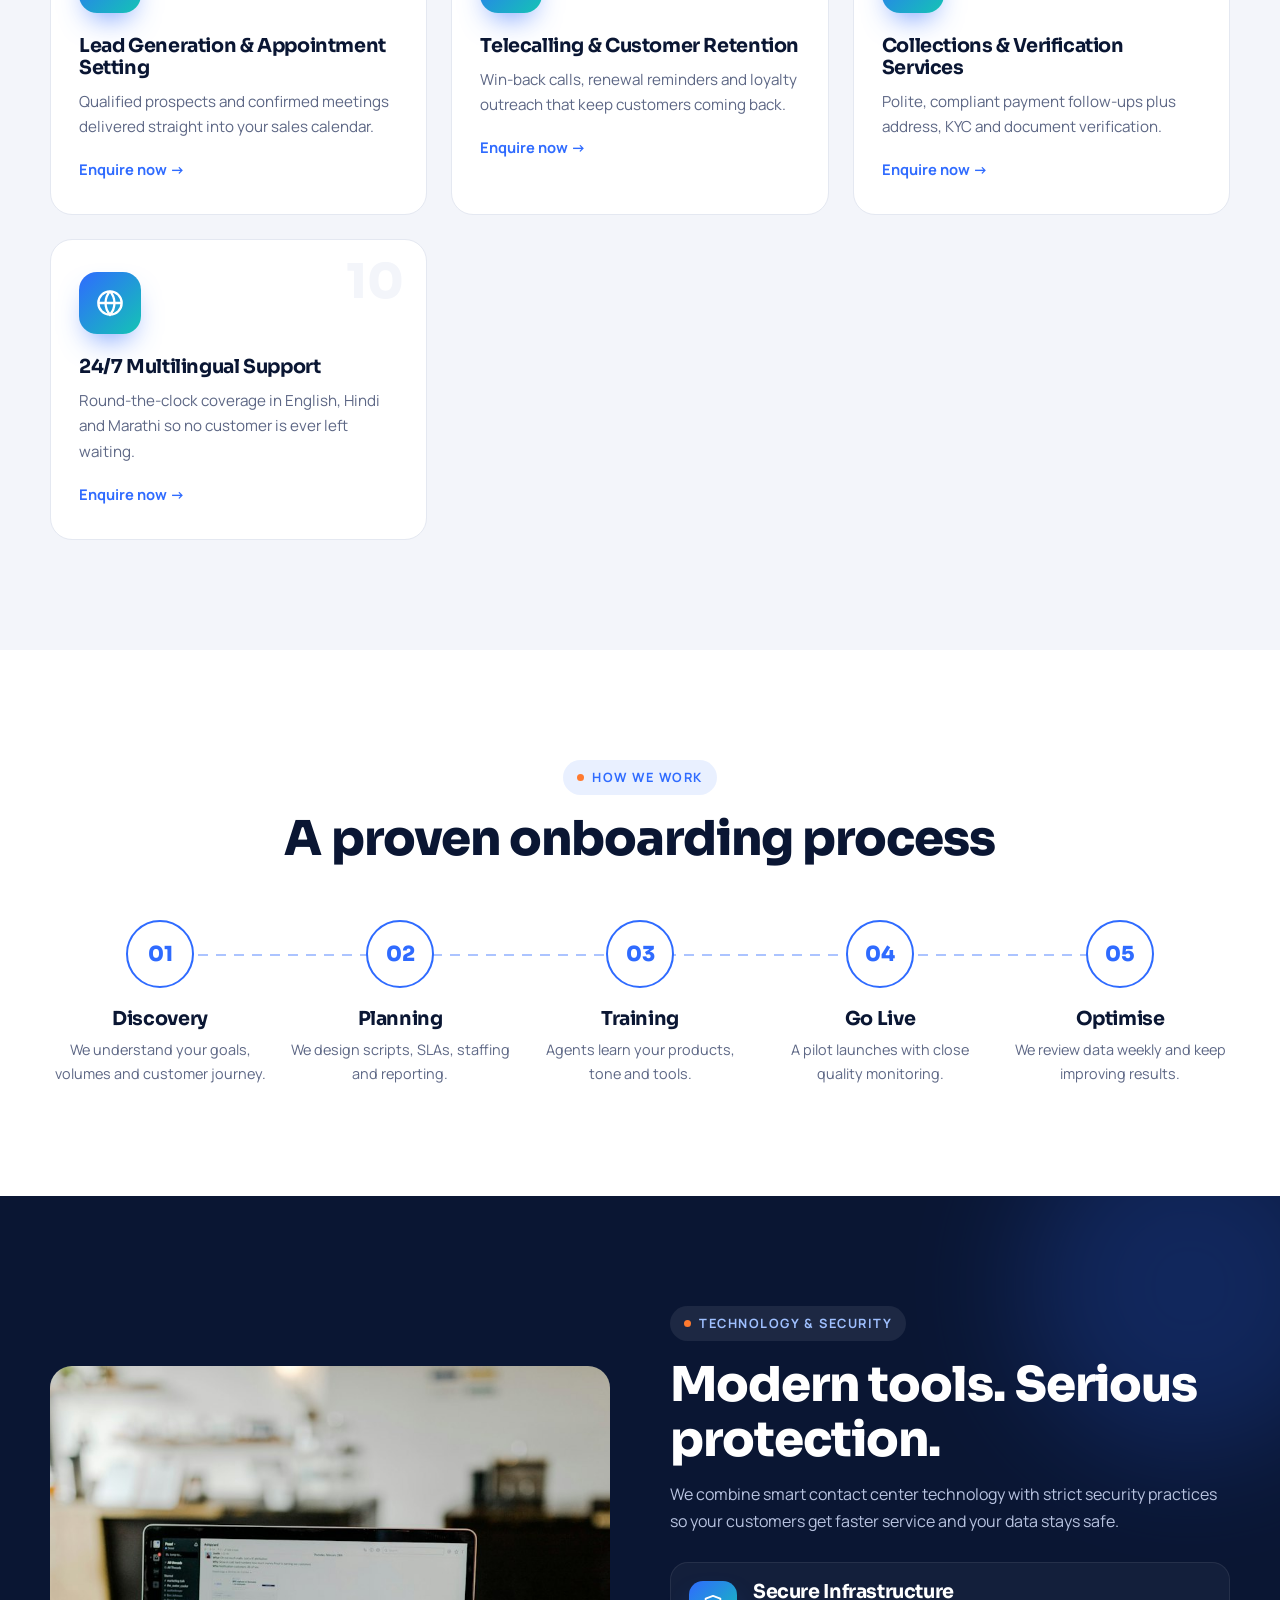
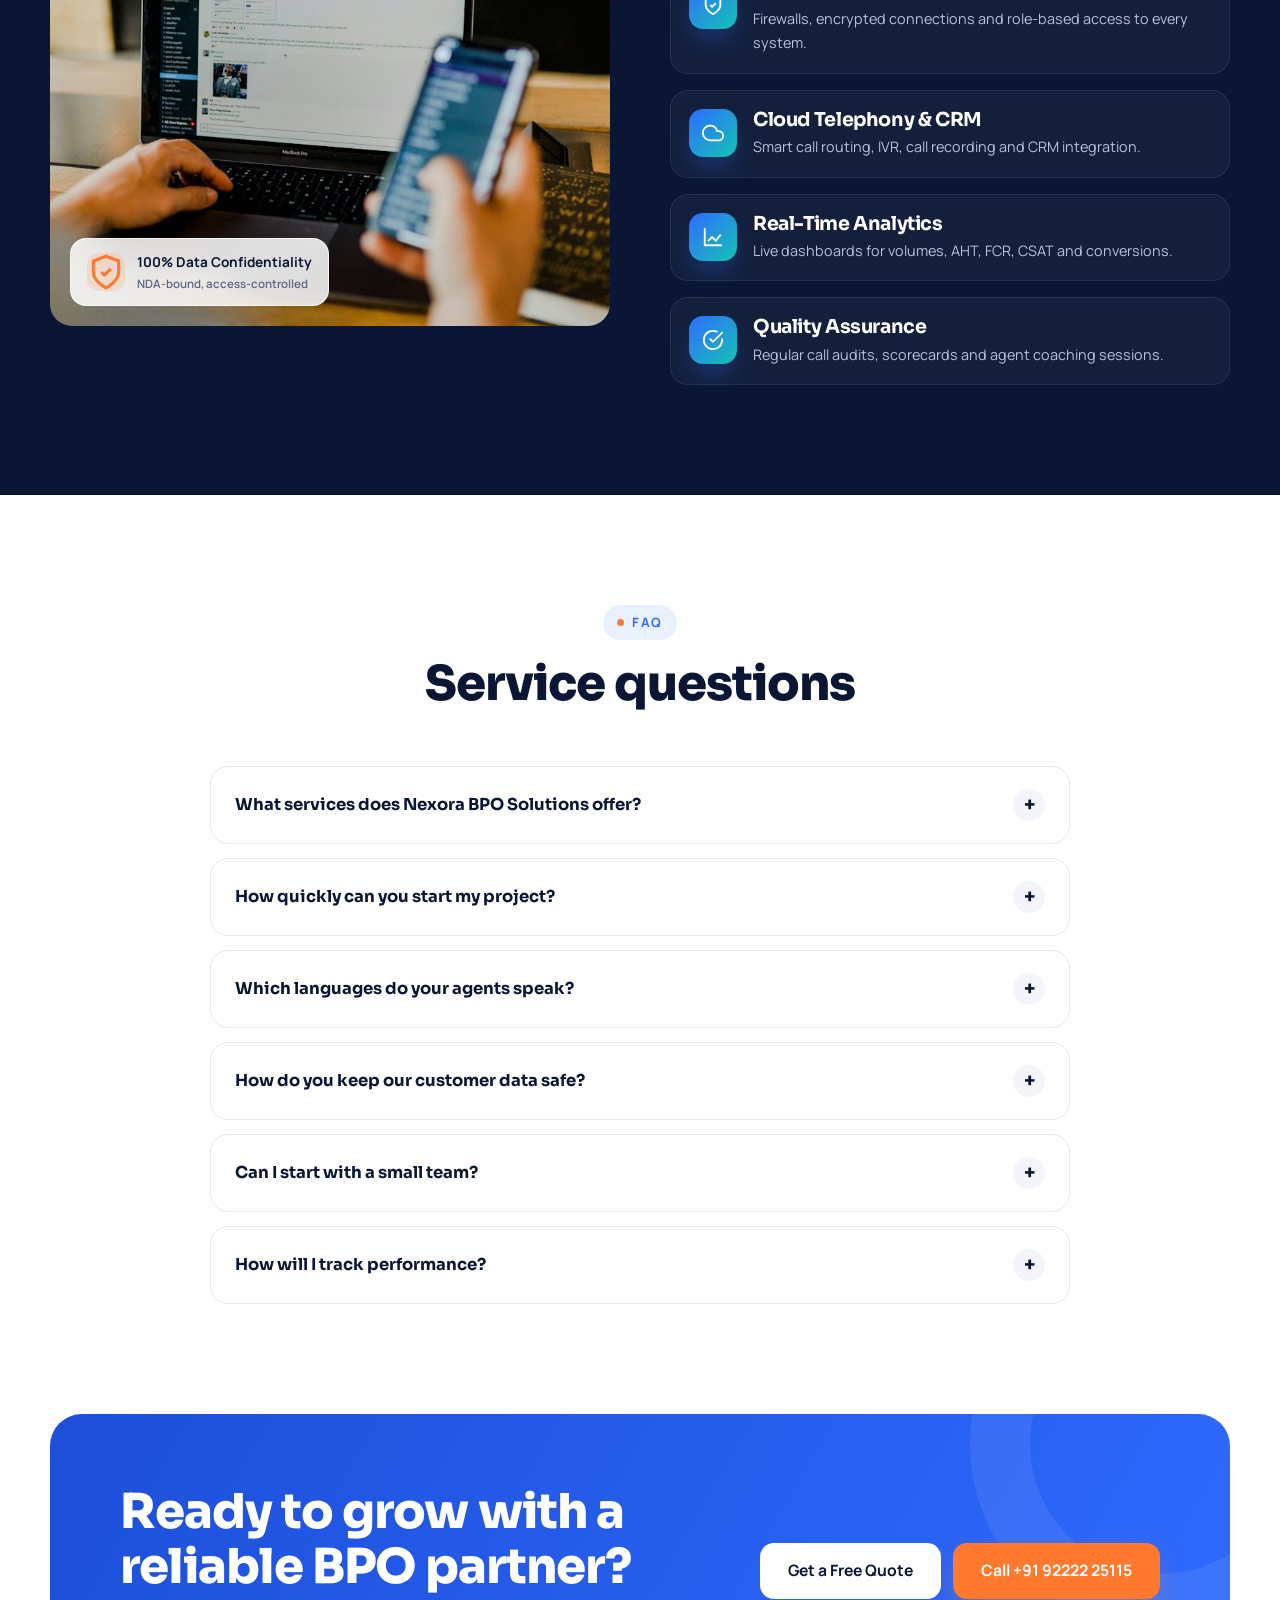
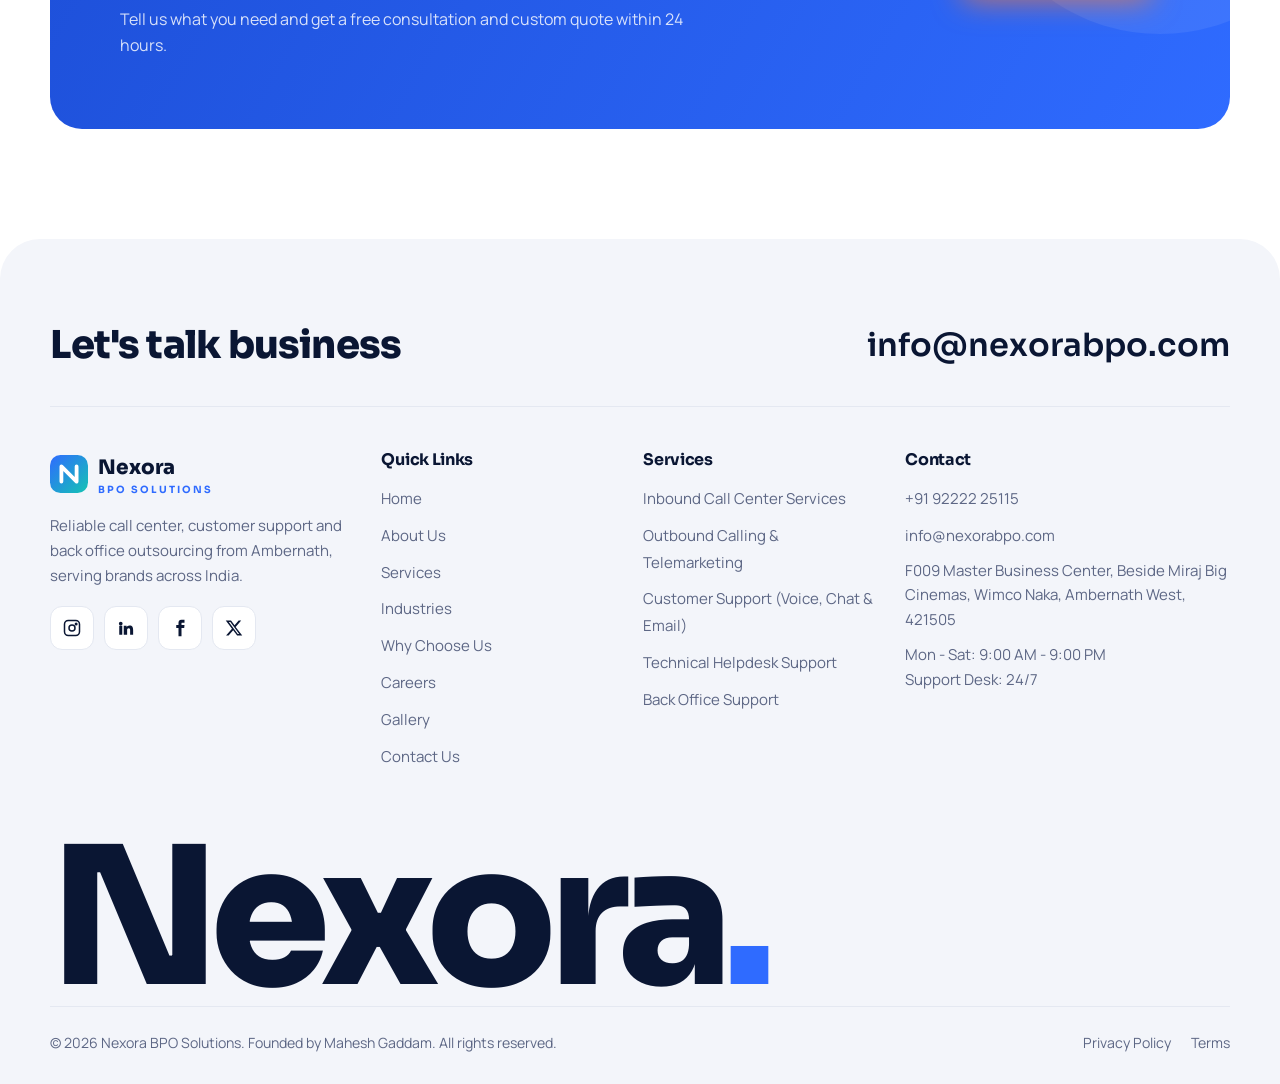
<file: nexora-bpo-website/services.html>
<!DOCTYPE html>
<html lang="en">
<head>
<meta charset="UTF-8">
<meta name="viewport" content="width=device-width, initial-scale=1.0">
<title>Services | Nexora BPO Solutions</title>
<meta name="description" content="Inbound, outbound, customer support, technical helpdesk, back office, data entry, lead generation and more.">
<link rel="icon" href="images/favicon.svg" type="image/svg+xml">
<link rel="preconnect" href="https://fonts.googleapis.com">
<link href="https://fonts.googleapis.com/css2?family=Manrope:wght@400;500;600;700;800&family=Sora:wght@600;700;800&display=swap" rel="stylesheet">
<link rel="stylesheet" href="css/style.css">
</head>
<body data-page="services">
<div class="loader"><img src="images/logo.svg" alt="Nexora BPO Solutions"></div>
<div class="page-curtain"></div>
<div class="progress"></div>

<!-- ============ NAVBAR ============ -->
<header class="nav">
  <div class="container">
    <a href="index.html" class="logo"><img src="images/logo.svg" alt="Nexora BPO Solutions logo"><span>Nexora<small>BPO SOLUTIONS</small></span></a>
    <nav class="nav-links"><a href="index.html" data-page="index">Home</a><a href="about.html" data-page="about">About Us</a><a href="services.html" data-page="services">Services</a><a href="industries.html" data-page="industries">Industries</a><a href="why-choose-us.html" data-page="why-choose-us">Why Choose Us</a><a href="careers.html" data-page="careers">Careers</a><a href="gallery.html" data-page="gallery">Gallery</a><a href="contact.html" data-page="contact">Contact Us</a></nav>
    <div class="nav-cta">
      <a href="tel:+919222225115" class="btn btn-outline">Call Us</a>
      <a href="contact.html" class="btn btn-primary">Get a Quote</a>
      <button class="burger" aria-label="Open menu"><span></span><span></span><span></span></button>
    </div>
  </div>
</header>
<div class="mobile-menu"><a href="index.html" data-page="index">Home</a><a href="about.html" data-page="about">About Us</a><a href="services.html" data-page="services">Services</a><a href="industries.html" data-page="industries">Industries</a><a href="why-choose-us.html" data-page="why-choose-us">Why Choose Us</a><a href="careers.html" data-page="careers">Careers</a><a href="gallery.html" data-page="gallery">Gallery</a><a href="contact.html" data-page="contact">Contact Us</a><a href="contact.html" class="btn btn-primary">Get a Free Quote</a></div>
<main>
<section class="page-hero"><div class="blob one"></div><div class="blob two"></div>
<div class="container" style="position:relative;z-index:2"><span class="tag reveal up">Services</span><h1 class="reveal up">Our BPO Services</h1><p class="reveal up">Ten specialised services designed to support your customers and simplify your operations.</p>
<div class="crumbs reveal up"><a href="index.html">Home</a> / <span>Services</span></div></div></section>
<section class="bg-grey"><div class="container"><div class="sec-head"><span class="tag reveal up">What We Do</span><h2 class="reveal up">Services built around your goals</h2></div><div class="grid-3"><div class="card tilt reveal up" style="transition-delay:0.0s"><span class="num">01</span><div class="icon"><svg viewBox="0 0 24 24" fill="none" stroke="currentColor" stroke-width="2" stroke-linecap="round" stroke-linejoin="round"><path d="M22 16.9v3a2 2 0 0 1-2.2 2 19.8 19.8 0 0 1-8.6-3.1 19.5 19.5 0 0 1-6-6A19.8 19.8 0 0 1 2.1 4.2 2 2 0 0 1 4.1 2h3a2 2 0 0 1 2 1.7c.1.9.4 1.8.7 2.7a2 2 0 0 1-.5 2.1L8 9.8a16 16 0 0 0 6 6l1.3-1.3a2 2 0 0 1 2.1-.4c.9.3 1.8.6 2.7.7a2 2 0 0 1 1.7 2z"/></svg></div><h3>Inbound Call Center Services</h3><p>Every incoming call answered by trained agents who resolve orders, queries and complaints at first contact.</p><a href="contact.html" class="more">Enquire now &rarr;</a></div><div class="card tilt reveal up" style="transition-delay:0.1s"><span class="num">02</span><div class="icon"><svg viewBox="0 0 24 24" fill="none" stroke="currentColor" stroke-width="2" stroke-linecap="round"><path d="M14.05 2a9 9 0 0 1 8 7.94M14.05 6A5 5 0 0 1 18 10M22 16.9v3a2 2 0 0 1-2.2 2A19.8 19.8 0 0 1 2.1 4.2 2 2 0 0 1 4.1 2h3a2 2 0 0 1 2 1.7l.7 2.7-1.8 3.4a16 16 0 0 0 6 6l3.4-1.8 2.7.7a2 2 0 0 1 1.7 2z"/></svg></div><h3>Outbound Calling &amp; Telemarketing</h3><p>Targeted outbound campaigns that introduce your offers, run surveys and convert interest into sales.</p><a href="contact.html" class="more">Enquire now &rarr;</a></div><div class="card tilt reveal up" style="transition-delay:0.2s"><span class="num">03</span><div class="icon"><svg viewBox="0 0 24 24" fill="none" stroke="currentColor" stroke-width="2" stroke-linecap="round" stroke-linejoin="round"><path d="M21 15a2 2 0 0 1-2 2H7l-4 4V5a2 2 0 0 1 2-2h14a2 2 0 0 1 2 2z"/></svg></div><h3>Customer Support (Voice, Chat &amp; Email)</h3><p>One consistent support experience across phone, live chat and email, measured against your SLAs.</p><a href="contact.html" class="more">Enquire now &rarr;</a></div><div class="card tilt reveal up" style="transition-delay:0.0s"><span class="num">04</span><div class="icon"><svg viewBox="0 0 24 24" fill="none" stroke="currentColor" stroke-width="2" stroke-linecap="round" stroke-linejoin="round"><path d="M14.7 6.3a1 1 0 0 0 0 1.4l1.6 1.6a1 1 0 0 0 1.4 0l3.8-3.8a6 6 0 0 1-7.9 7.9l-6.9 6.9a2.1 2.1 0 0 1-3-3l6.9-6.9a6 6 0 0 1 7.9-7.9z"/></svg></div><h3>Technical Helpdesk Support</h3><p>L1 and L2 troubleshooting for software, devices and connectivity with clear escalation paths.</p><a href="contact.html" class="more">Enquire now &rarr;</a></div><div class="card tilt reveal up" style="transition-delay:0.1s"><span class="num">05</span><div class="icon"><svg viewBox="0 0 24 24" fill="none" stroke="currentColor" stroke-width="2" stroke-linecap="round" stroke-linejoin="round"><path d="M14 2H6a2 2 0 0 0-2 2v16a2 2 0 0 0 2 2h12a2 2 0 0 0 2-2V8z"/><path d="M14 2v6h6M16 13H8M16 17H8"/></svg></div><h3>Back Office Support</h3><p>Order processing, documentation, reconciliation and admin work handled accurately behind the scenes.</p><a href="contact.html" class="more">Enquire now &rarr;</a></div><div class="card tilt reveal up" style="transition-delay:0.2s"><span class="num">06</span><div class="icon"><svg viewBox="0 0 24 24" fill="none" stroke="currentColor" stroke-width="2"><ellipse cx="12" cy="5" rx="9" ry="3"/><path d="M21 12c0 1.7-4 3-9 3s-9-1.3-9-3M3 5v14c0 1.7 4 3 9 3s9-1.3 9-3V5"/></svg></div><h3>Data Entry &amp; Data Processing</h3><p>Fast, double-verified data capture, cleansing, conversion and digitisation at any volume.</p><a href="contact.html" class="more">Enquire now &rarr;</a></div><div class="card tilt reveal up" style="transition-delay:0.0s"><span class="num">07</span><div class="icon"><svg viewBox="0 0 24 24" fill="none" stroke="currentColor" stroke-width="2"><circle cx="12" cy="12" r="10"/><circle cx="12" cy="12" r="6"/><circle cx="12" cy="12" r="2"/></svg></div><h3>Lead Generation &amp; Appointment Setting</h3><p>Qualified prospects and confirmed meetings delivered straight into your sales calendar.</p><a href="contact.html" class="more">Enquire now &rarr;</a></div><div class="card tilt reveal up" style="transition-delay:0.1s"><span class="num">08</span><div class="icon"><svg viewBox="0 0 24 24" fill="none" stroke="currentColor" stroke-width="2" stroke-linejoin="round"><path d="M20.8 4.6a5.5 5.5 0 0 0-7.8 0L12 5.7l-1-1.1a5.5 5.5 0 0 0-7.8 7.8l1 1.1L12 21l7.8-7.6 1-1.1a5.5 5.5 0 0 0 0-7.7z"/></svg></div><h3>Telecalling &amp; Customer Retention</h3><p>Win-back calls, renewal reminders and loyalty outreach that keep customers coming back.</p><a href="contact.html" class="more">Enquire now &rarr;</a></div><div class="card tilt reveal up" style="transition-delay:0.2s"><span class="num">09</span><div class="icon"><svg viewBox="0 0 24 24" fill="none" stroke="currentColor" stroke-width="2" stroke-linecap="round" stroke-linejoin="round"><path d="M22 11.1V12a10 10 0 1 1-5.9-9.1"/><path d="M22 4 12 14l-3-3"/></svg></div><h3>Collections &amp; Verification Services</h3><p>Polite, compliant payment follow-ups plus address, KYC and document verification.</p><a href="contact.html" class="more">Enquire now &rarr;</a></div><div class="card tilt reveal up" style="transition-delay:0.0s"><span class="num">10</span><div class="icon"><svg viewBox="0 0 24 24" fill="none" stroke="currentColor" stroke-width="2"><circle cx="12" cy="12" r="10"/><path d="M2 12h20M12 2a15 15 0 0 1 0 20 15 15 0 0 1 0-20"/></svg></div><h3>24/7 Multilingual Support</h3><p>Round-the-clock coverage in English, Hindi and Marathi so no customer is ever left waiting.</p><a href="contact.html" class="more">Enquire now &rarr;</a></div></div></div></section>
<section><div class="container"><div class="sec-head"><span class="tag reveal up">How We Work</span><h2 class="reveal up">A proven onboarding process</h2></div><div class="timeline"><div class="step reveal up" style="transition-delay:0.0s"><div class="dot">01</div><h3>Discovery</h3><p>We understand your goals, volumes and customer journey.</p></div><div class="step reveal up" style="transition-delay:0.12s"><div class="dot">02</div><h3>Planning</h3><p>We design scripts, SLAs, staffing and reporting.</p></div><div class="step reveal up" style="transition-delay:0.24s"><div class="dot">03</div><h3>Training</h3><p>Agents learn your products, tone and tools.</p></div><div class="step reveal up" style="transition-delay:0.36s"><div class="dot">04</div><h3>Go Live</h3><p>A pilot launches with close quality monitoring.</p></div><div class="step reveal up" style="transition-delay:0.48s"><div class="dot">05</div><h3>Optimise</h3><p>We review data weekly and keep improving results.</p></div></div></div></section>
<section class="bg-navy" style="overflow:hidden"><div class="blob one" style="opacity:.2"></div><div class="container split" style="position:relative">
<div class="shield reveal left"><img src="images/data.jpg" alt="Secure data operations" loading="lazy"><div class="float-card"><div class="ic"><svg viewBox="0 0 24 24" fill="none" stroke="currentColor" stroke-width="2" stroke-linejoin="round"><path d="M12 22s8-4 8-10V5l-8-3-8 3v7c0 6 8 10 8 10z"/><path d="m9 12 2 2 4-4"/></svg></div><div>100% Data Confidentiality<small>NDA-bound, access-controlled</small></div></div></div>
<div><span class="tag reveal up">Technology &amp; Security</span><h2 class="reveal up">Modern tools. Serious protection.</h2><p class="reveal up" style="margin-top:14px">We combine smart contact center technology with strict security practices so your customers get faster service and your data stays safe.</p><div class="tech-list"><div class="tech-item reveal right" style="transition-delay:0.0s"><div class="icon"><svg viewBox="0 0 24 24" fill="none" stroke="currentColor" stroke-width="2" stroke-linejoin="round"><path d="M12 22s8-4 8-10V5l-8-3-8 3v7c0 6 8 10 8 10z"/><path d="m9 12 2 2 4-4"/></svg></div><div><h3>Secure Infrastructure</h3><p>Firewalls, encrypted connections and role-based access to every system.</p></div></div><div class="tech-item reveal right" style="transition-delay:0.1s"><div class="icon"><svg viewBox="0 0 24 24" fill="none" stroke="currentColor" stroke-width="2" stroke-linejoin="round"><path d="M18 10h-1.3A8 8 0 1 0 9 20h9a5 5 0 0 0 0-10z"/></svg></div><div><h3>Cloud Telephony &amp; CRM</h3><p>Smart call routing, IVR, call recording and CRM integration.</p></div></div><div class="tech-item reveal right" style="transition-delay:0.2s"><div class="icon"><svg viewBox="0 0 24 24" fill="none" stroke="currentColor" stroke-width="2" stroke-linecap="round"><path d="M3 3v18h18M7 16l4-4 4 4 5-6"/></svg></div><div><h3>Real-Time Analytics</h3><p>Live dashboards for volumes, AHT, FCR, CSAT and conversions.</p></div></div><div class="tech-item reveal right" style="transition-delay:0.30000000000000004s"><div class="icon"><svg viewBox="0 0 24 24" fill="none" stroke="currentColor" stroke-width="2" stroke-linecap="round" stroke-linejoin="round"><path d="M22 11.1V12a10 10 0 1 1-5.9-9.1"/><path d="M22 4 12 14l-3-3"/></svg></div><div><h3>Quality Assurance</h3><p>Regular call audits, scorecards and agent coaching sessions.</p></div></div></div></div>
</div></section>
<section><div class="container"><div class="sec-head"><span class="tag reveal up">FAQ</span><h2 class="reveal up">Service questions</h2></div><div class="faq"><div class="faq-item reveal up"><button class="faq-q">What services does Nexora BPO Solutions offer?<i>+</i></button><div class="faq-a"><p>We provide inbound and outbound calling, customer support over voice, chat and email, technical helpdesk, back office, data entry, lead generation, retention, collections, verification and 24/7 multilingual support.</p></div></div><div class="faq-item reveal up"><button class="faq-q">How quickly can you start my project?<i>+</i></button><div class="faq-a"><p>Most projects go live within 7 to 10 working days after requirement sign-off, including agent training and a quality pilot.</p></div></div><div class="faq-item reveal up"><button class="faq-q">Which languages do your agents speak?<i>+</i></button><div class="faq-a"><p>Our agents support customers in English, Hindi and Marathi. Additional regional languages can be arranged on request.</p></div></div><div class="faq-item reveal up"><button class="faq-q">How do you keep our customer data safe?<i>+</i></button><div class="faq-a"><p>Agents sign NDAs, work on access-controlled floors and use secured systems with role-based permissions and regular audits.</p></div></div><div class="faq-item reveal up"><button class="faq-q">Can I start with a small team?<i>+</i></button><div class="faq-a"><p>Yes. You can begin with a small pilot team and scale up seats as your volumes grow, with flexible monthly plans.</p></div></div><div class="faq-item reveal up"><button class="faq-q">How will I track performance?<i>+</i></button><div class="faq-a"><p>You receive daily and weekly reports covering call volumes, handling time, resolution rate, quality scores and conversions.</p></div></div></div></div></section>
<section style="padding-top:0"><div class="container"><div class="cta blue reveal zoom"><div><h2>Ready to grow with a reliable BPO partner?</h2><p>Tell us what you need and get a free consultation and custom quote within 24 hours.</p></div><div class="btns"><a href="contact.html" class="btn btn-light">Get a Free Quote</a><a href="tel:+919222225115" class="btn btn-primary">Call +91 92222 25115</a></div></div></div></section>
</main>
<!-- ============ FOOTER ============ -->
<footer class="footer">
  <div class="container">
    <div class="footer-top reveal up">
      <h2>Let's talk business</h2>
      <a class="mail" href="mailto:info@nexorabpo.com">info@nexorabpo.com</a>
    </div>
    <div class="footer-grid">
      <div>
        <a href="index.html" class="logo"><img src="images/logo.svg" alt="Nexora BPO Solutions logo"><span>Nexora<small>BPO SOLUTIONS</small></span></a>
        <p style="margin-top:16px">Reliable call center, customer support and back office outsourcing from Ambernath, serving brands across India.</p>
        <div class="socials"><a href="#" aria-label="Instagram"><svg viewBox="0 0 24 24" fill="none" stroke="currentColor" stroke-width="2"><rect x="2" y="2" width="20" height="20" rx="5"/><circle cx="12" cy="12" r="4"/><circle cx="17.5" cy="6.5" r="1" fill="currentColor"/></svg></a><a href="#" aria-label="LinkedIn"><svg viewBox="0 0 24 24" fill="currentColor"><path d="M4.98 3.5a2.5 2.5 0 1 1 0 5 2.5 2.5 0 0 1 0-5zM3 9h4v12H3zM9 9h3.8v1.7h.1c.5-1 1.8-2 3.8-2 4 0 4.8 2.6 4.8 6V21h-4v-5.6c0-1.3 0-3-1.9-3s-2.1 1.4-2.1 2.9V21H9z"/></svg></a><a href="#" aria-label="Facebook"><svg viewBox="0 0 24 24" fill="currentColor"><path d="M14 8V6c0-.9.6-1 1-1h3V1h-4c-3.3 0-4 2.4-4 4v3H7v4h3v11h4V12h3.6l.4-4z"/></svg></a><a href="#" aria-label="X"><svg viewBox="0 0 24 24" fill="currentColor"><path d="M18.2 2h3.4l-7.4 8.5L23 22h-6.8l-5.3-7-6.1 7H1.4l7.9-9L1 2h7l4.8 6.4zm-1.2 18h1.9L7.1 4H5.1z"/></svg></a></div>
      </div>
      <div><h4>Quick Links</h4><ul><li><a href="index.html">Home</a></li><li><a href="about.html">About Us</a></li><li><a href="services.html">Services</a></li><li><a href="industries.html">Industries</a></li><li><a href="why-choose-us.html">Why Choose Us</a></li><li><a href="careers.html">Careers</a></li><li><a href="gallery.html">Gallery</a></li><li><a href="contact.html">Contact Us</a></li></ul></div>
      <div><h4>Services</h4><ul><li><a href="services.html">Inbound Call Center Services</a></li><li><a href="services.html">Outbound Calling &amp; Telemarketing</a></li><li><a href="services.html">Customer Support (Voice, Chat &amp; Email)</a></li><li><a href="services.html">Technical Helpdesk Support</a></li><li><a href="services.html">Back Office Support</a></li></ul></div>
      <div><h4>Contact</h4><ul>
        <li><a href="tel:+919222225115">+91 92222 25115</a></li>
        <li><a href="mailto:info@nexorabpo.com">info@nexorabpo.com</a></li>
        <li><p>F009 Master Business Center, Beside Miraj Big Cinemas, Wimco Naka, Ambernath West, 421505</p></li>
        <li><p>Mon - Sat: 9:00 AM - 9:00 PM<br>Support Desk: 24/7</p></li>
      </ul></div>
    </div>
    <div class="big-word">Nexora<span>.</span></div>
    <div class="footer-bottom">
      <span>&copy; <span id="year">2026</span> Nexora BPO Solutions. Founded by Mahesh Gaddam. All rights reserved.</span>
      <div><a href="contact.html">Privacy Policy</a><a href="contact.html">Terms</a></div>
    </div>
  </div>
</footer>
<div class="fab">
  <a class="wa" href="https://wa.me/919222225115" target="_blank" rel="noopener" aria-label="WhatsApp"><svg viewBox="0 0 24 24" fill="currentColor"><path d="M17.5 14.4c-.3-.1-1.8-.9-2-1-.3-.1-.5-.1-.7.1-.2.3-.8 1-.9 1.2-.2.2-.3.2-.6.1-.3-.1-1.3-.5-2.4-1.5-.9-.8-1.5-1.8-1.7-2.1-.2-.3 0-.5.1-.6l.4-.5.3-.5c.1-.2 0-.4 0-.5l-.9-2.2c-.2-.6-.5-.5-.7-.5h-.6c-.2 0-.5.1-.8.4-.3.3-1 1-1 2.5s1.1 2.9 1.2 3.1c.1.2 2.1 3.2 5.1 4.5.7.3 1.3.5 1.7.6.7.2 1.4.2 1.9.1.6-.1 1.8-.7 2-1.4.2-.7.2-1.3.2-1.4-.1-.2-.3-.3-.6-.4zM12 21.8c-1.8 0-3.5-.5-5-1.4l-.4-.2-3.7 1 1-3.6-.2-.4A9.8 9.8 0 1 1 12 21.8zM12 0a12 12 0 0 0-10.3 18L0 24l6.2-1.6A12 12 0 1 0 12 0z"/></svg></a>
  <a class="call" href="tel:+919222225115" aria-label="Call"><svg viewBox="0 0 24 24" fill="none" stroke="currentColor" stroke-width="2" stroke-linecap="round" stroke-linejoin="round"><path d="M22 16.9v3a2 2 0 0 1-2.2 2 19.8 19.8 0 0 1-8.6-3.1 19.5 19.5 0 0 1-6-6A19.8 19.8 0 0 1 2.1 4.2 2 2 0 0 1 4.1 2h3a2 2 0 0 1 2 1.7c.1.9.4 1.8.7 2.7a2 2 0 0 1-.5 2.1L8 9.8a16 16 0 0 0 6 6l1.3-1.3a2 2 0 0 1 2.1-.4c.9.3 1.8.6 2.7.7a2 2 0 0 1 1.7 2z"/></svg></a>
  <button class="top" aria-label="Back to top"><svg viewBox="0 0 24 24" fill="none" stroke="currentColor" stroke-width="2.5" stroke-linecap="round"><path d="M12 19V5M5 12l7-7 7 7"/></svg></button>
</div>
<script src="js/main.js"></script>
</body>
</html>
</file>
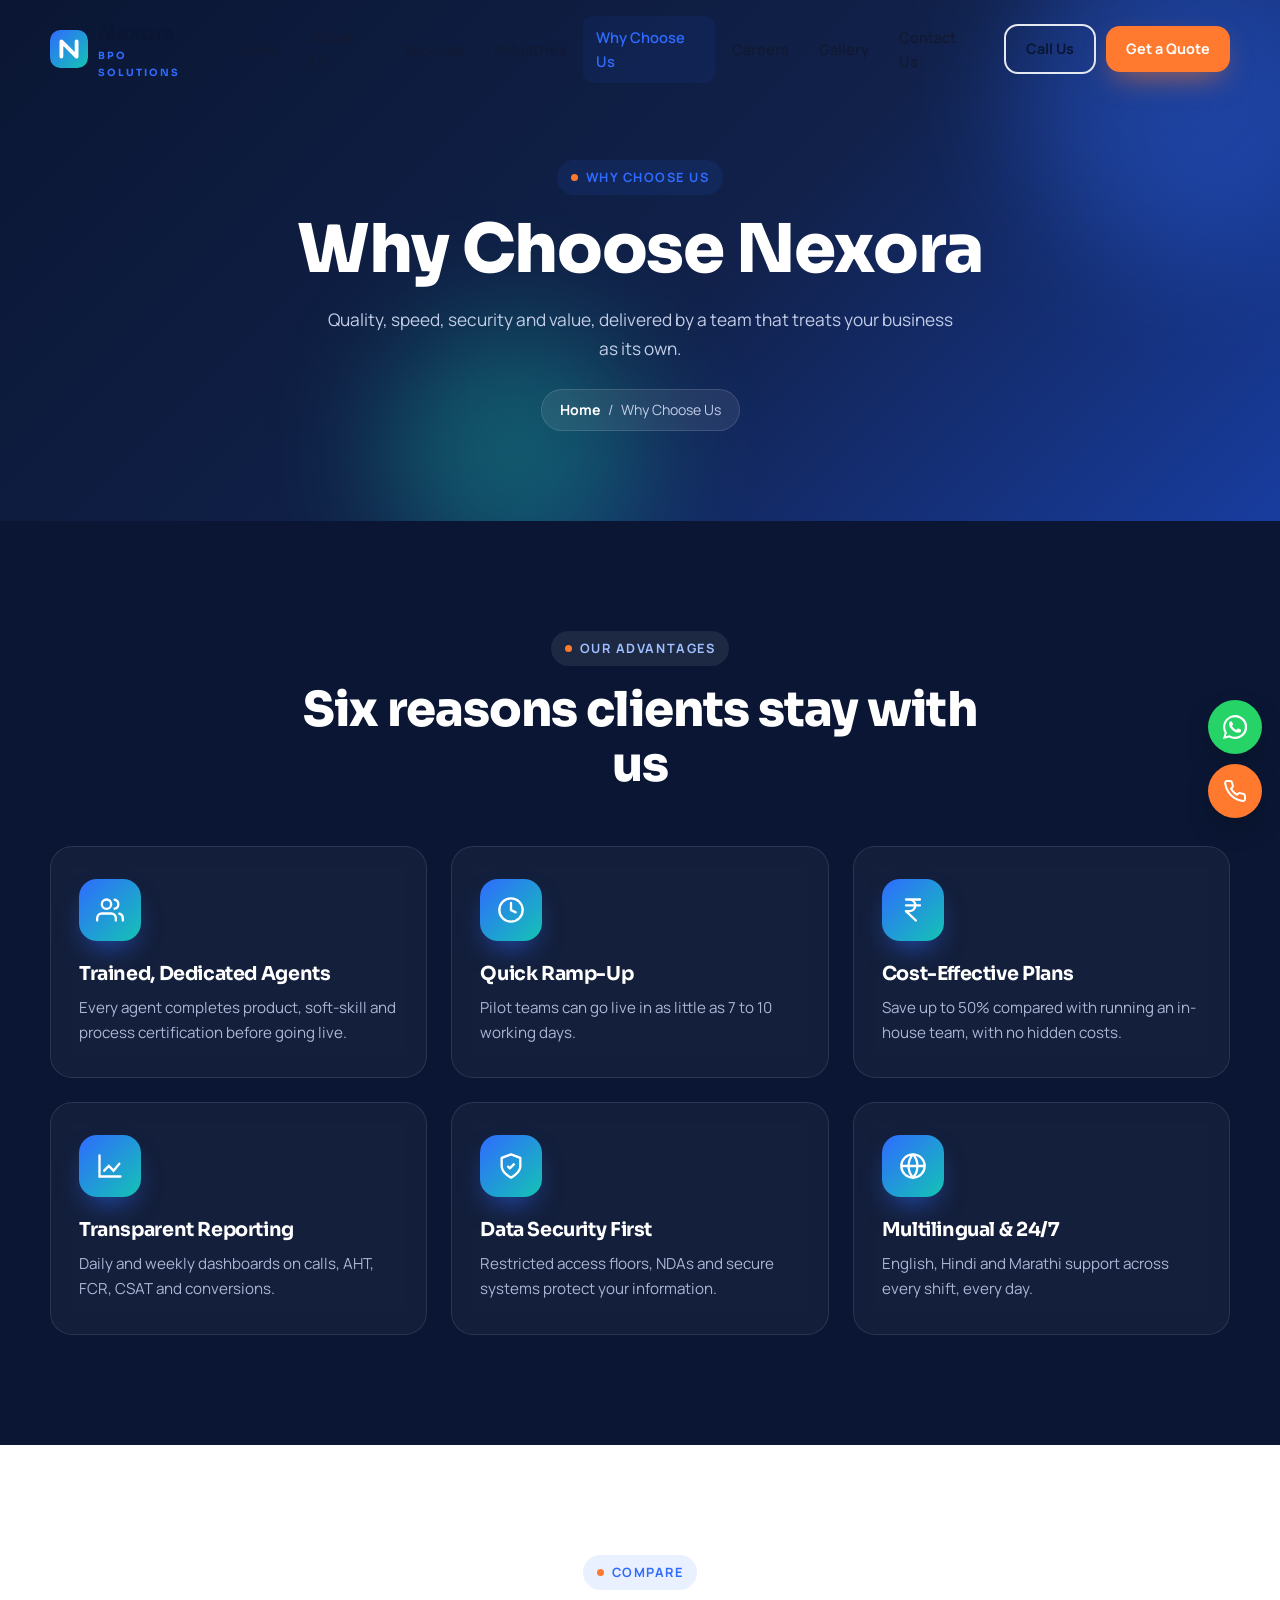
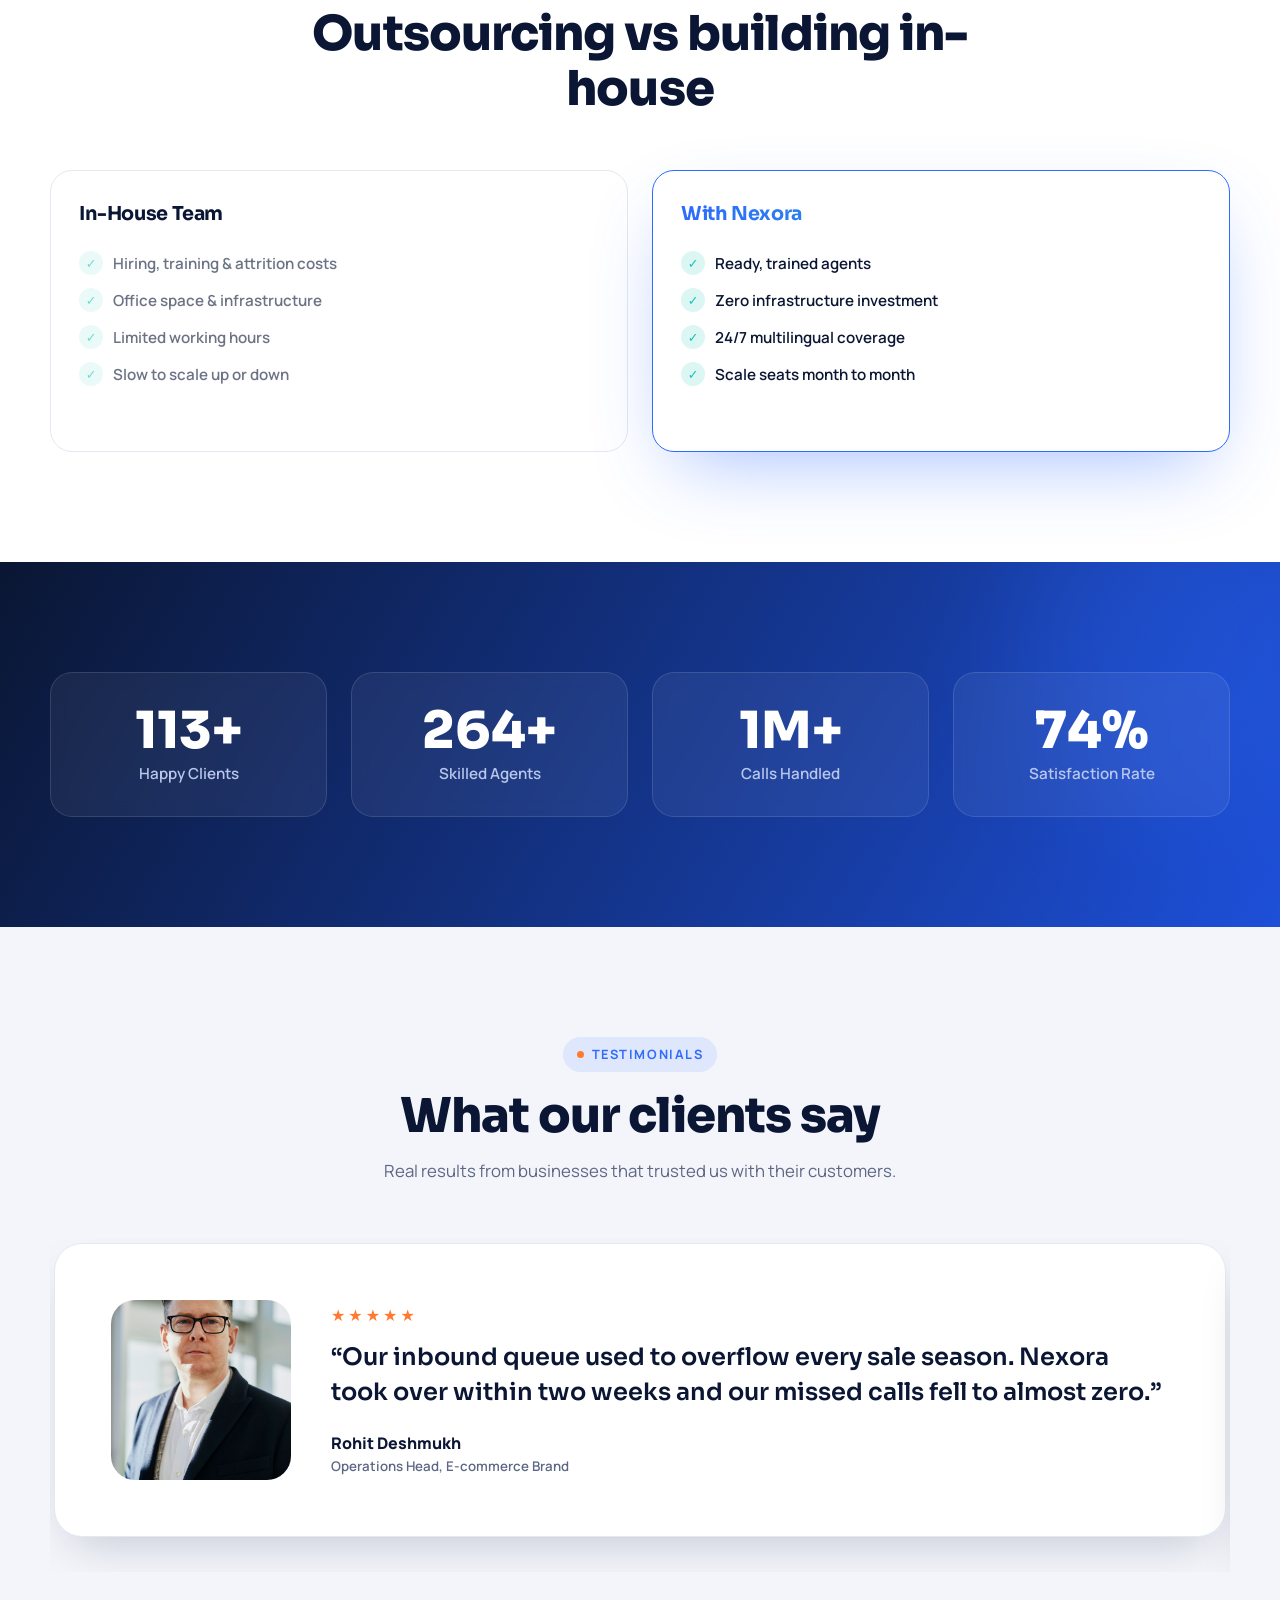
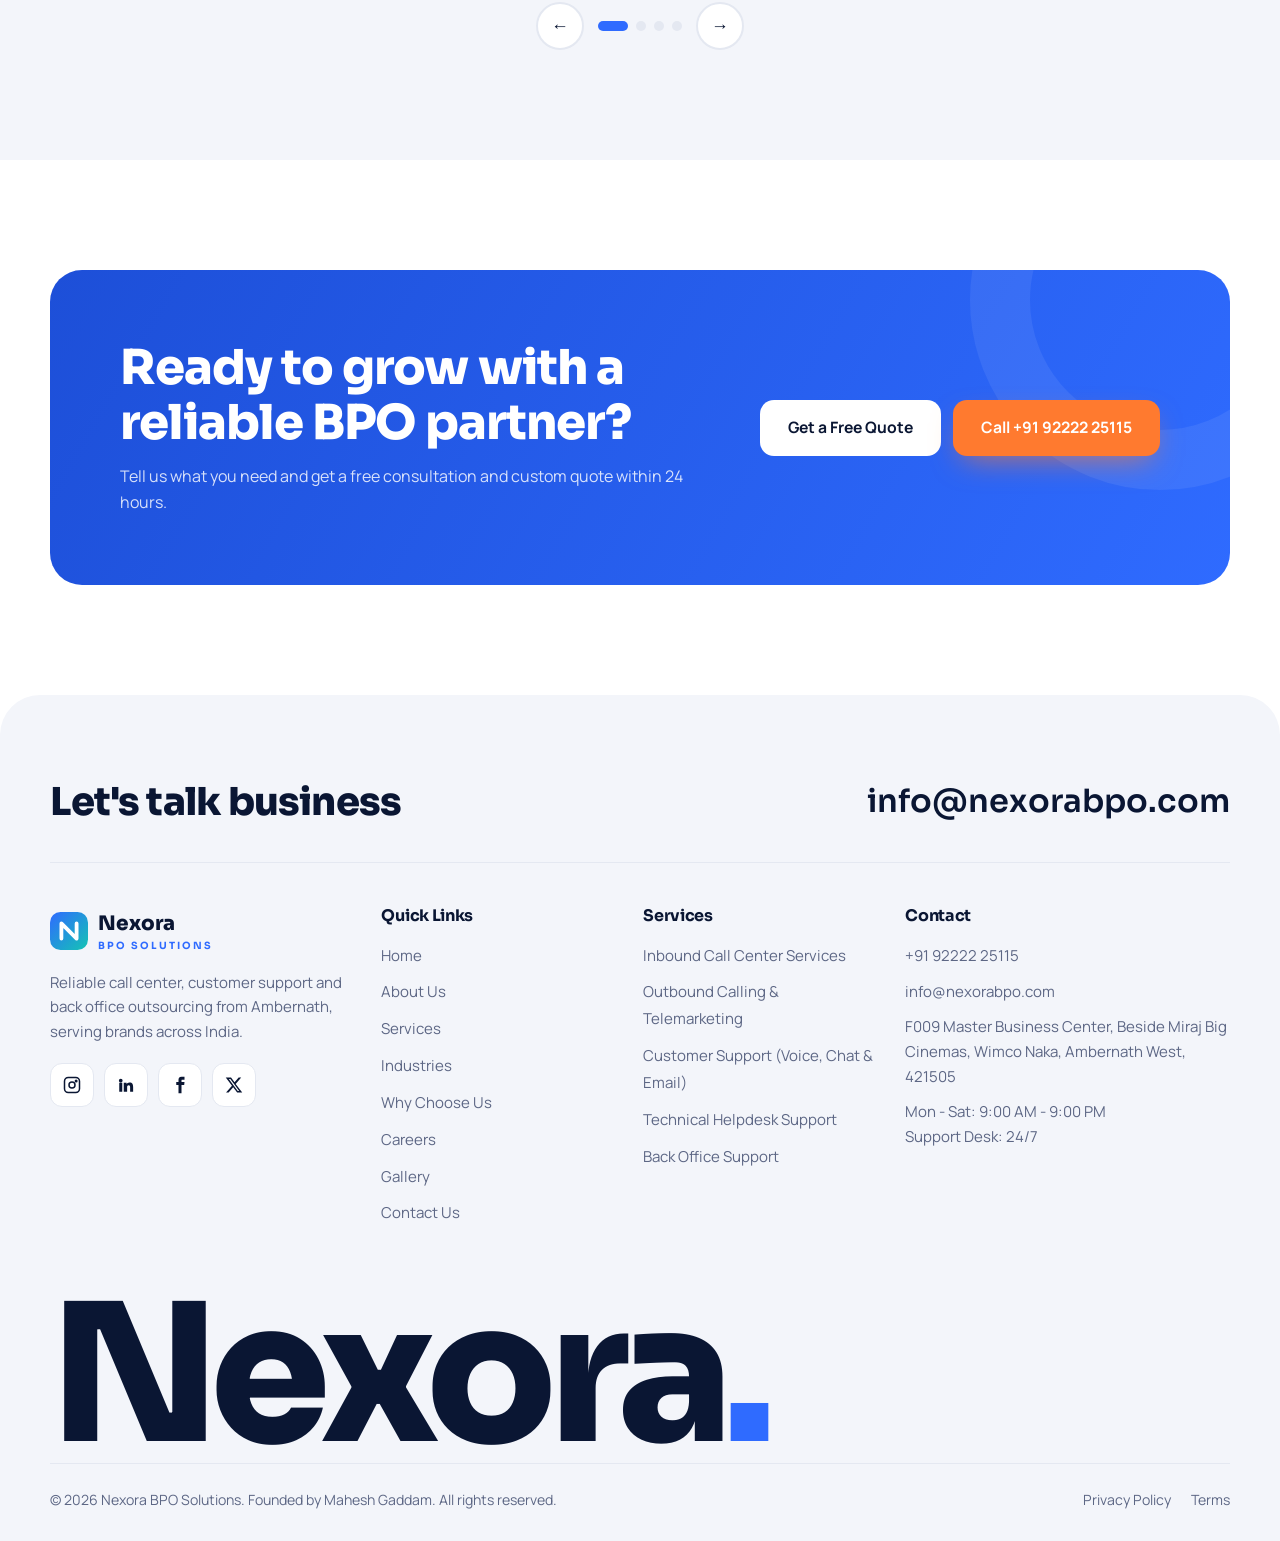
<file: nexora-bpo-website/why-choose-us.html>
<!DOCTYPE html>
<html lang="en">
<head>
<meta charset="UTF-8">
<meta name="viewport" content="width=device-width, initial-scale=1.0">
<title>Why Choose Us | Nexora BPO Solutions</title>
<meta name="description" content="Why businesses choose Nexora BPO Solutions as their outsourcing partner.">
<link rel="icon" href="images/favicon.svg" type="image/svg+xml">
<link rel="preconnect" href="https://fonts.googleapis.com">
<link href="https://fonts.googleapis.com/css2?family=Manrope:wght@400;500;600;700;800&family=Sora:wght@600;700;800&display=swap" rel="stylesheet">
<link rel="stylesheet" href="css/style.css">
</head>
<body data-page="why-choose-us">
<div class="loader"><img src="images/logo.svg" alt="Nexora BPO Solutions"></div>
<div class="page-curtain"></div>
<div class="progress"></div>

<!-- ============ NAVBAR ============ -->
<header class="nav">
  <div class="container">
    <a href="index.html" class="logo"><img src="images/logo.svg" alt="Nexora BPO Solutions logo"><span>Nexora<small>BPO SOLUTIONS</small></span></a>
    <nav class="nav-links"><a href="index.html" data-page="index">Home</a><a href="about.html" data-page="about">About Us</a><a href="services.html" data-page="services">Services</a><a href="industries.html" data-page="industries">Industries</a><a href="why-choose-us.html" data-page="why-choose-us">Why Choose Us</a><a href="careers.html" data-page="careers">Careers</a><a href="gallery.html" data-page="gallery">Gallery</a><a href="contact.html" data-page="contact">Contact Us</a></nav>
    <div class="nav-cta">
      <a href="tel:+919222225115" class="btn btn-outline">Call Us</a>
      <a href="contact.html" class="btn btn-primary">Get a Quote</a>
      <button class="burger" aria-label="Open menu"><span></span><span></span><span></span></button>
    </div>
  </div>
</header>
<div class="mobile-menu"><a href="index.html" data-page="index">Home</a><a href="about.html" data-page="about">About Us</a><a href="services.html" data-page="services">Services</a><a href="industries.html" data-page="industries">Industries</a><a href="why-choose-us.html" data-page="why-choose-us">Why Choose Us</a><a href="careers.html" data-page="careers">Careers</a><a href="gallery.html" data-page="gallery">Gallery</a><a href="contact.html" data-page="contact">Contact Us</a><a href="contact.html" class="btn btn-primary">Get a Free Quote</a></div>
<main>
<section class="page-hero"><div class="blob one"></div><div class="blob two"></div>
<div class="container" style="position:relative;z-index:2"><span class="tag reveal up">Why Choose Us</span><h1 class="reveal up">Why Choose Nexora</h1><p class="reveal up">Quality, speed, security and value, delivered by a team that treats your business as its own.</p>
<div class="crumbs reveal up"><a href="index.html">Home</a> / <span>Why Choose Us</span></div></div></section>
<section class="bg-navy"><div class="container"><div class="sec-head"><span class="tag reveal up">Our Advantages</span><h2 class="reveal up">Six reasons clients stay with us</h2></div><div class="grid-3"><div class="card card-dark tilt reveal zoom" style="transition-delay:0.0s"><div class="icon"><svg viewBox="0 0 24 24" fill="none" stroke="currentColor" stroke-width="2" stroke-linecap="round"><path d="M17 21v-2a4 4 0 0 0-4-4H5a4 4 0 0 0-4 4v2"/><circle cx="9" cy="7" r="4"/><path d="M23 21v-2a4 4 0 0 0-3-3.9M16 3.1a4 4 0 0 1 0 7.8"/></svg></div><h3>Trained, Dedicated Agents</h3><p>Every agent completes product, soft-skill and process certification before going live.</p></div><div class="card card-dark tilt reveal zoom" style="transition-delay:0.1s"><div class="icon"><svg viewBox="0 0 24 24" fill="none" stroke="currentColor" stroke-width="2" stroke-linecap="round"><circle cx="12" cy="12" r="10"/><path d="M12 6v6l4 2"/></svg></div><h3>Quick Ramp-Up</h3><p>Pilot teams can go live in as little as 7 to 10 working days.</p></div><div class="card card-dark tilt reveal zoom" style="transition-delay:0.2s"><div class="icon"><svg viewBox="0 0 24 24" fill="none" stroke="currentColor" stroke-width="2" stroke-linecap="round"><path d="M6 3h12M6 8h12M6 13l8.5 8M6 13h3a5 5 0 0 0 0-10"/></svg></div><h3>Cost-Effective Plans</h3><p>Save up to 50% compared with running an in-house team, with no hidden costs.</p></div><div class="card card-dark tilt reveal zoom" style="transition-delay:0.0s"><div class="icon"><svg viewBox="0 0 24 24" fill="none" stroke="currentColor" stroke-width="2" stroke-linecap="round"><path d="M3 3v18h18M7 16l4-4 4 4 5-6"/></svg></div><h3>Transparent Reporting</h3><p>Daily and weekly dashboards on calls, AHT, FCR, CSAT and conversions.</p></div><div class="card card-dark tilt reveal zoom" style="transition-delay:0.1s"><div class="icon"><svg viewBox="0 0 24 24" fill="none" stroke="currentColor" stroke-width="2" stroke-linejoin="round"><path d="M12 22s8-4 8-10V5l-8-3-8 3v7c0 6 8 10 8 10z"/><path d="m9 12 2 2 4-4"/></svg></div><h3>Data Security First</h3><p>Restricted access floors, NDAs and secure systems protect your information.</p></div><div class="card card-dark tilt reveal zoom" style="transition-delay:0.2s"><div class="icon"><svg viewBox="0 0 24 24" fill="none" stroke="currentColor" stroke-width="2"><circle cx="12" cy="12" r="10"/><path d="M2 12h20M12 2a15 15 0 0 1 0 20 15 15 0 0 1 0-20"/></svg></div><h3>Multilingual &amp; 24/7</h3><p>English, Hindi and Marathi support across every shift, every day.</p></div></div></div></section>
<section><div class="container"><div class="sec-head"><span class="tag reveal up">Compare</span><h2 class="reveal up">Outsourcing vs building in-house</h2></div><div class="grid-2"><div class="card reveal left"><h3>In-House Team</h3><ul class="checks" style="grid-template-columns:1fr"><li style="opacity:.6">Hiring, training &amp; attrition costs</li><li style="opacity:.6">Office space &amp; infrastructure</li><li style="opacity:.6">Limited working hours</li><li style="opacity:.6">Slow to scale up or down</li></ul></div>
<div class="card reveal right" style="border-color:var(--royal);box-shadow:var(--shadow-lg)"><h3 class="grad-text">With Nexora</h3><ul class="checks" style="grid-template-columns:1fr"><li>Ready, trained agents</li><li>Zero infrastructure investment</li><li>24/7 multilingual coverage</li><li>Scale seats month to month</li></ul></div></div></div></section>
<section class="stats"><div class="blob one" style="opacity:.25"></div><div class="container" style="position:relative"><div class="grid-4"><div class="stat reveal zoom" style="transition-delay:0.0s"><b data-count="150" data-suffix="+">0</b><span>Happy Clients</span></div><div class="stat reveal zoom" style="transition-delay:0.1s"><b data-count="350" data-suffix="+">0</b><span>Skilled Agents</span></div><div class="stat reveal zoom" style="transition-delay:0.2s"><b data-count="2" data-suffix="M+">0</b><span>Calls Handled</span></div><div class="stat reveal zoom" style="transition-delay:0.30000000000000004s"><b data-count="98" data-suffix="%">0</b><span>Satisfaction Rate</span></div></div></div></section>
<section class="bg-grey"><div class="container"><div class="sec-head"><span class="tag reveal up">Testimonials</span><h2 class="reveal up">What our clients say</h2><p class="reveal up">Real results from businesses that trusted us with their customers.</p></div><div class="reveal up"><div class="slider"><div class="slides"><div class="slide"><div class="testi"><img src="images/person2.jpg" alt="Rohit Deshmukh" loading="lazy"><div><div class="stars">★★★★★</div><blockquote>“Our inbound queue used to overflow every sale season. Nexora took over within two weeks and our missed calls fell to almost zero.”</blockquote><div class="who">Rohit Deshmukh<small>Operations Head, E-commerce Brand</small></div></div></div></div><div class="slide"><div class="testi"><img src="images/person1.jpg" alt="Priya Nair" loading="lazy"><div><div class="stars">★★★★★</div><blockquote>“The appointment-setting team books qualified meetings every single week. Their reports are clear and they actually care about results.”</blockquote><div class="who">Priya Nair<small>Sales Director, Real Estate Group</small></div></div></div></div><div class="slide"><div class="testi"><img src="images/person4.jpg" alt="Amit Kulkarni" loading="lazy"><div><div class="stars">★★★★★</div><blockquote>“Marathi and Hindi support made a huge difference for our customers. Satisfaction scores went up in the very first month.”</blockquote><div class="who">Amit Kulkarni<small>Founder, Fintech Startup</small></div></div></div></div><div class="slide"><div class="testi"><img src="images/person3.jpg" alt="Sneha Patil" loading="lazy"><div><div class="stars">★★★★★</div><blockquote>“Accurate back office work, fast turnaround and a team that always picks up the phone. Exactly the partner we were looking for.”</blockquote><div class="who">Sneha Patil<small>Admin Manager, Healthcare Chain</small></div></div></div></div></div></div><div class="slider-nav"><button class="prev" aria-label="Previous">&larr;</button><div class="dots-nav"></div><button class="next" aria-label="Next">&rarr;</button></div></div></div></section>
<section><div class="container"><div class="cta blue reveal zoom"><div><h2>Ready to grow with a reliable BPO partner?</h2><p>Tell us what you need and get a free consultation and custom quote within 24 hours.</p></div><div class="btns"><a href="contact.html" class="btn btn-light">Get a Free Quote</a><a href="tel:+919222225115" class="btn btn-primary">Call +91 92222 25115</a></div></div></div></section>
</main>
<!-- ============ FOOTER ============ -->
<footer class="footer">
  <div class="container">
    <div class="footer-top reveal up">
      <h2>Let's talk business</h2>
      <a class="mail" href="mailto:info@nexorabpo.com">info@nexorabpo.com</a>
    </div>
    <div class="footer-grid">
      <div>
        <a href="index.html" class="logo"><img src="images/logo.svg" alt="Nexora BPO Solutions logo"><span>Nexora<small>BPO SOLUTIONS</small></span></a>
        <p style="margin-top:16px">Reliable call center, customer support and back office outsourcing from Ambernath, serving brands across India.</p>
        <div class="socials"><a href="#" aria-label="Instagram"><svg viewBox="0 0 24 24" fill="none" stroke="currentColor" stroke-width="2"><rect x="2" y="2" width="20" height="20" rx="5"/><circle cx="12" cy="12" r="4"/><circle cx="17.5" cy="6.5" r="1" fill="currentColor"/></svg></a><a href="#" aria-label="LinkedIn"><svg viewBox="0 0 24 24" fill="currentColor"><path d="M4.98 3.5a2.5 2.5 0 1 1 0 5 2.5 2.5 0 0 1 0-5zM3 9h4v12H3zM9 9h3.8v1.7h.1c.5-1 1.8-2 3.8-2 4 0 4.8 2.6 4.8 6V21h-4v-5.6c0-1.3 0-3-1.9-3s-2.1 1.4-2.1 2.9V21H9z"/></svg></a><a href="#" aria-label="Facebook"><svg viewBox="0 0 24 24" fill="currentColor"><path d="M14 8V6c0-.9.6-1 1-1h3V1h-4c-3.3 0-4 2.4-4 4v3H7v4h3v11h4V12h3.6l.4-4z"/></svg></a><a href="#" aria-label="X"><svg viewBox="0 0 24 24" fill="currentColor"><path d="M18.2 2h3.4l-7.4 8.5L23 22h-6.8l-5.3-7-6.1 7H1.4l7.9-9L1 2h7l4.8 6.4zm-1.2 18h1.9L7.1 4H5.1z"/></svg></a></div>
      </div>
      <div><h4>Quick Links</h4><ul><li><a href="index.html">Home</a></li><li><a href="about.html">About Us</a></li><li><a href="services.html">Services</a></li><li><a href="industries.html">Industries</a></li><li><a href="why-choose-us.html">Why Choose Us</a></li><li><a href="careers.html">Careers</a></li><li><a href="gallery.html">Gallery</a></li><li><a href="contact.html">Contact Us</a></li></ul></div>
      <div><h4>Services</h4><ul><li><a href="services.html">Inbound Call Center Services</a></li><li><a href="services.html">Outbound Calling &amp; Telemarketing</a></li><li><a href="services.html">Customer Support (Voice, Chat &amp; Email)</a></li><li><a href="services.html">Technical Helpdesk Support</a></li><li><a href="services.html">Back Office Support</a></li></ul></div>
      <div><h4>Contact</h4><ul>
        <li><a href="tel:+919222225115">+91 92222 25115</a></li>
        <li><a href="mailto:info@nexorabpo.com">info@nexorabpo.com</a></li>
        <li><p>F009 Master Business Center, Beside Miraj Big Cinemas, Wimco Naka, Ambernath West, 421505</p></li>
        <li><p>Mon - Sat: 9:00 AM - 9:00 PM<br>Support Desk: 24/7</p></li>
      </ul></div>
    </div>
    <div class="big-word">Nexora<span>.</span></div>
    <div class="footer-bottom">
      <span>&copy; <span id="year">2026</span> Nexora BPO Solutions. Founded by Mahesh Gaddam. All rights reserved.</span>
      <div><a href="contact.html">Privacy Policy</a><a href="contact.html">Terms</a></div>
    </div>
  </div>
</footer>
<div class="fab">
  <a class="wa" href="https://wa.me/919222225115" target="_blank" rel="noopener" aria-label="WhatsApp"><svg viewBox="0 0 24 24" fill="currentColor"><path d="M17.5 14.4c-.3-.1-1.8-.9-2-1-.3-.1-.5-.1-.7.1-.2.3-.8 1-.9 1.2-.2.2-.3.2-.6.1-.3-.1-1.3-.5-2.4-1.5-.9-.8-1.5-1.8-1.7-2.1-.2-.3 0-.5.1-.6l.4-.5.3-.5c.1-.2 0-.4 0-.5l-.9-2.2c-.2-.6-.5-.5-.7-.5h-.6c-.2 0-.5.1-.8.4-.3.3-1 1-1 2.5s1.1 2.9 1.2 3.1c.1.2 2.1 3.2 5.1 4.5.7.3 1.3.5 1.7.6.7.2 1.4.2 1.9.1.6-.1 1.8-.7 2-1.4.2-.7.2-1.3.2-1.4-.1-.2-.3-.3-.6-.4zM12 21.8c-1.8 0-3.5-.5-5-1.4l-.4-.2-3.7 1 1-3.6-.2-.4A9.8 9.8 0 1 1 12 21.8zM12 0a12 12 0 0 0-10.3 18L0 24l6.2-1.6A12 12 0 1 0 12 0z"/></svg></a>
  <a class="call" href="tel:+919222225115" aria-label="Call"><svg viewBox="0 0 24 24" fill="none" stroke="currentColor" stroke-width="2" stroke-linecap="round" stroke-linejoin="round"><path d="M22 16.9v3a2 2 0 0 1-2.2 2 19.8 19.8 0 0 1-8.6-3.1 19.5 19.5 0 0 1-6-6A19.8 19.8 0 0 1 2.1 4.2 2 2 0 0 1 4.1 2h3a2 2 0 0 1 2 1.7c.1.9.4 1.8.7 2.7a2 2 0 0 1-.5 2.1L8 9.8a16 16 0 0 0 6 6l1.3-1.3a2 2 0 0 1 2.1-.4c.9.3 1.8.6 2.7.7a2 2 0 0 1 1.7 2z"/></svg></a>
  <button class="top" aria-label="Back to top"><svg viewBox="0 0 24 24" fill="none" stroke="currentColor" stroke-width="2.5" stroke-linecap="round"><path d="M12 19V5M5 12l7-7 7 7"/></svg></button>
</div>
<script src="js/main.js"></script>
</body>
</html>
</file>
<file: nexora-bpo-website/css/style.css>
/* ==========================================================
   NEXORA BPO SOLUTIONS - MAIN STYLESHEET
   Change brand colors here in one place (:root variables)
   ========================================================== */
:root{
  --navy:#0a1633;
  --navy-2:#11214a;
  --royal:#2f6bff;
  --royal-2:#1d4fd8;
  --teal:#14c4b4;
  --orange:#ff7a2f;
  --white:#ffffff;
  --grey:#f3f5fa;
  --grey-2:#e4e8f1;
  --text:#121a33;
  --muted:#5d6785;
  --radius:22px;
  --shadow:0 20px 50px -20px rgba(10,22,51,.25);
  --shadow-lg:0 30px 80px -25px rgba(47,107,255,.45);
  --font-head:'Sora','Segoe UI',system-ui,-apple-system,sans-serif;
  --font-body:'Manrope','Segoe UI',system-ui,-apple-system,sans-serif;
}
*,*::before,*::after{box-sizing:border-box;margin:0;padding:0}
html{scroll-behavior:smooth;-webkit-text-size-adjust:100%}
html,body{max-width:100%;overflow-x:hidden}
body{font-family:var(--font-body);color:var(--text);background:var(--white);line-height:1.65;font-size:16px;-webkit-user-select:none;user-select:none}
input,textarea,select{-webkit-user-select:text;user-select:text}
img{max-width:100%;display:block;height:auto}
a{color:inherit;text-decoration:none}
ul{list-style:none}
h1,h2,h3,h4{font-family:var(--font-head);line-height:1.15;letter-spacing:-.02em;color:var(--navy)}
h1{font-size:clamp(2.2rem,6vw,4.2rem);font-weight:800}
h2{font-size:clamp(1.8rem,4.2vw,3rem);font-weight:800}
h3{font-size:1.2rem;font-weight:700}
p{color:var(--muted)}
.container{width:100%;max-width:1220px;margin:0 auto;padding:0 20px}
section{padding:clamp(64px,10vw,110px) 0;position:relative}
.bg-grey{background:var(--grey)}
.bg-navy{background:var(--navy);color:#fff}
.bg-navy h2,.bg-navy h3{color:#fff}.bg-navy p{color:#b8c3e0}
.tag{display:inline-flex;align-items:center;gap:8px;font-size:.8rem;font-weight:700;letter-spacing:.12em;text-transform:uppercase;color:var(--royal);background:rgba(47,107,255,.1);padding:7px 14px;border-radius:50px;margin-bottom:16px}
.tag::before{content:"";width:7px;height:7px;border-radius:50%;background:var(--orange);animation:pulse 1.6s infinite}
.bg-navy .tag{background:rgba(255,255,255,.08);color:#9fc0ff}
.sec-head{max-width:720px;margin:0 auto 54px;text-align:center}
.sec-head p{margin-top:14px;font-size:1.05rem}
.underline{position:relative;white-space:nowrap;display:inline-block}
.underline::after{content:"";position:absolute;left:-2%;bottom:.02em;width:104%;height:.22em;background:var(--royal);border-radius:20px;transform:rotate(-1.5deg) scaleX(0);transform-origin:left;animation:draw 1s .6s forwards;z-index:-1;opacity:.9}
.grad-text{background:linear-gradient(90deg,var(--royal),var(--teal));-webkit-background-clip:text;background-clip:text;color:transparent}

/* ---------- Buttons ---------- */
.btn{position:relative;overflow:hidden;display:inline-flex;align-items:center;justify-content:center;gap:10px;padding:15px 28px;border-radius:14px;font-weight:700;font-size:.98rem;border:0;cursor:pointer;transition:transform .3s,box-shadow .3s,background .3s;font-family:var(--font-body);white-space:nowrap}
.btn:hover{transform:translateY(-3px)}
.btn-primary{background:var(--orange);color:#fff;box-shadow:0 12px 30px -10px rgba(255,122,47,.7)}
.btn-primary:hover{box-shadow:0 18px 40px -10px rgba(255,122,47,.9)}
.btn-dark{background:var(--navy);color:#fff}
.btn-dark:hover{box-shadow:var(--shadow-lg)}
.btn-outline{background:transparent;color:var(--navy);border:2px solid var(--grey-2)}
.btn-outline:hover{border-color:var(--royal);color:var(--royal)}
.btn-light{background:#fff;color:var(--navy)}
.btn-teal{background:var(--teal);color:#fff}
.btn-wa{background:#25d366;color:#fff}
.ripple{position:absolute;border-radius:50%;transform:scale(0);background:rgba(255,255,255,.55);animation:ripple .65s linear;pointer-events:none}
.play{width:42px;height:42px;border-radius:50%;border:2px solid currentColor;display:grid;place-items:center}

/* ---------- Navbar ---------- */
.nav{position:fixed;top:0;left:0;right:0;z-index:100;transition:all .35s;padding:16px 0}
.nav.scrolled{background:rgba(255,255,255,.78);backdrop-filter:blur(16px);-webkit-backdrop-filter:blur(16px);box-shadow:0 10px 30px -15px rgba(10,22,51,.2);padding:10px 0}
.nav .container{display:flex;align-items:center;justify-content:space-between;gap:16px}
.logo{display:flex;align-items:center;gap:10px;font-family:var(--font-head);font-weight:800;font-size:1.25rem;color:var(--navy);min-width:0}
.logo img{width:38px;height:38px;flex-shrink:0}
.logo span small{display:block;font-size:.62rem;letter-spacing:.2em;color:var(--royal);font-weight:700;margin-top:-2px}
.nav-links{display:flex;gap:4px;align-items:center}
.nav-links a{padding:9px 13px;border-radius:10px;font-weight:600;font-size:.92rem;color:var(--text);transition:.25s;position:relative}
.nav-links a:hover,.nav-links a.active{color:var(--royal);background:rgba(47,107,255,.08)}
.nav-cta{display:flex;align-items:center;gap:10px;flex-shrink:0}
.nav-cta .btn{padding:11px 20px;font-size:.9rem}
.burger{display:none;width:46px;height:46px;border-radius:12px;background:var(--navy);border:0;cursor:pointer;flex-direction:column;align-items:center;justify-content:center;gap:5px;flex-shrink:0}
.burger span{width:20px;height:2px;background:#fff;border-radius:2px;transition:.35s}
.burger.open span:nth-child(1){transform:translateY(7px) rotate(45deg)}
.burger.open span:nth-child(2){opacity:0}
.burger.open span:nth-child(3){transform:translateY(-7px) rotate(-45deg)}
.mobile-menu{position:fixed;inset:0;z-index:99;background:var(--navy);padding:100px 24px 40px;display:flex;flex-direction:column;gap:6px;transform:translateY(-100%);transition:transform .5s cubic-bezier(.7,0,.2,1);overflow-y:auto}
.mobile-menu.open{transform:none}
.mobile-menu a{color:#fff;font-family:var(--font-head);font-size:1.5rem;font-weight:700;padding:10px 0;border-bottom:1px solid rgba(255,255,255,.08);opacity:0;transform:translateY(20px);transition:.4s}
.mobile-menu.open a{opacity:1;transform:none}
.mobile-menu .btn{margin-top:20px;font-size:1rem;border:0}
body.menu-open .nav .logo{color:#fff}
body.menu-open{overflow:hidden}

/* ---------- Hero ---------- */
.hero{padding:150px 0 90px;overflow:hidden;background:radial-gradient(1200px 600px at 85% -10%,rgba(47,107,255,.14),transparent 60%),radial-gradient(800px 500px at -10% 110%,rgba(20,196,180,.12),transparent 60%),#fff}
.hero .container{display:grid;grid-template-columns:1.05fr 1fr;gap:60px;align-items:center}
.hero-text p.lead{font-size:1.12rem;margin:22px 0 34px;max-width:520px}
.hero-btns{display:flex;gap:14px;flex-wrap:wrap;align-items:center}
.hero-trust{display:flex;align-items:center;gap:14px;margin-top:38px;flex-wrap:wrap}
.avatars{display:flex}
.avatars img{width:42px;height:42px;border-radius:50%;border:3px solid #fff;object-fit:cover;margin-left:-12px}
.avatars img:first-child{margin-left:0}
.hero-trust small{color:var(--muted);font-weight:600}
.hero-trust strong{color:var(--navy)}
.hero-visual{position:relative;min-height:540px}
.browser{position:relative;background:#fff;border-radius:26px;box-shadow:0 40px 90px -30px rgba(10,22,51,.35);padding:18px;height:100%}
.browser .dots{display:flex;gap:6px;margin-bottom:14px}
.browser .dots i{width:9px;height:9px;border-radius:50%;background:var(--royal)}
.browser .dots i:nth-child(2){background:var(--orange)}.browser .dots i:nth-child(3){background:var(--teal)}
.hero-grid{display:grid;grid-template-columns:1fr 1fr;gap:16px}
.person{position:relative;border-radius:20px;overflow:hidden;aspect-ratio:3/4}
.person img{width:100%;height:100%;object-fit:cover;transition:transform .8s}
.person:hover img{transform:scale(1.07)}
.person::before{content:"";position:absolute;inset:0;background:linear-gradient(180deg,transparent 50%,rgba(10,22,51,.5));z-index:1}
.person.p2{margin-top:70px}
.bubble{position:absolute;z-index:3;padding:14px 18px;border-radius:18px;font-size:.88rem;font-weight:600;max-width:240px;box-shadow:var(--shadow);line-height:1.45}
.bubble.b1{background:var(--navy);color:#fff;left:-24px;top:46%;border-bottom-left-radius:4px;animation:float 5s ease-in-out infinite}
.bubble.b2{background:var(--royal);color:#fff;right:-18px;bottom:30px;border-bottom-right-radius:4px;animation:float 6s 1s ease-in-out infinite}
.badge-spin{position:absolute;z-index:4;right:-10px;top:-24px;width:110px;height:110px;border-radius:50%;background:var(--teal);display:grid;place-items:center;color:#fff;font-family:var(--font-head);font-weight:800;font-size:1.6rem;box-shadow:0 15px 40px -10px rgba(20,196,180,.7)}
.badge-spin svg{position:absolute;inset:0;animation:spin 14s linear infinite}
.badge-spin text{fill:#fff;font-size:10.5px;font-weight:700;letter-spacing:2px}
.float-card{position:absolute;z-index:4;background:rgba(255,255,255,.85);backdrop-filter:blur(12px);-webkit-backdrop-filter:blur(12px);border:1px solid rgba(255,255,255,.7);border-radius:16px;padding:12px 16px;display:flex;align-items:center;gap:12px;box-shadow:var(--shadow);font-size:.85rem;font-weight:700;color:var(--navy)}
.float-card .ic{width:38px;height:38px;border-radius:12px;display:grid;place-items:center;background:rgba(255,122,47,.15);color:var(--orange);flex-shrink:0}
.float-card small{display:block;color:var(--muted);font-weight:600;font-size:.72rem}
.float-card.f1{left:-30px;top:40px;animation:float 7s ease-in-out infinite}
.blob{position:absolute;border-radius:50%;filter:blur(60px);opacity:.55;z-index:0;animation:blob 14s ease-in-out infinite}
.blob.one{width:340px;height:340px;background:var(--royal);top:-80px;right:-80px}
.blob.two{width:260px;height:260px;background:var(--teal);bottom:-60px;left:30%;animation-delay:-5s}
.hero .container>*{position:relative;z-index:2}

/* Page hero (inner pages) */
.page-hero{padding:160px 0 90px;background:linear-gradient(135deg,var(--navy) 0%,var(--navy-2) 55%,var(--royal-2) 130%);color:#fff;overflow:hidden;text-align:center}
.page-hero h1{color:#fff}
.page-hero p{color:#c3cde8;max-width:640px;margin:18px auto 0;font-size:1.08rem}
.crumbs{display:inline-flex;gap:8px;margin-top:26px;padding:8px 18px;border-radius:50px;background:rgba(255,255,255,.08);border:1px solid rgba(255,255,255,.12);font-size:.88rem;color:#c3cde8}
.crumbs a{color:#fff;font-weight:700}
.page-hero .blob{opacity:.35}

/* ---------- Marquee ---------- */
.marquee{padding:30px 0;border-top:1px solid var(--grey-2);border-bottom:1px solid var(--grey-2);overflow:hidden;background:#fff}
.marquee-track{display:flex;gap:60px;width:max-content;animation:marquee 30s linear infinite}
.marquee:hover .marquee-track{animation-play-state:paused}
.marquee-track span{font-family:var(--font-head);font-weight:800;font-size:1.4rem;color:#b3bbd0;display:flex;align-items:center;gap:12px;white-space:nowrap;transition:.3s}
.marquee-track span:hover{color:var(--royal)}
.marquee-track span::before{content:"✦";color:var(--orange);font-size:1rem}

/* ---------- Generic grids & cards ---------- */
.split{display:grid;grid-template-columns:1fr 1fr;gap:60px;align-items:center}
.img-stack{position:relative}
.img-stack .main{border-radius:var(--radius);overflow:hidden;box-shadow:var(--shadow)}
.img-stack .main img{width:100%;aspect-ratio:4/3.4;object-fit:cover;transition:transform .8s}
.img-stack:hover .main img{transform:scale(1.05)}
.img-stack .sub{position:absolute;right:-20px;bottom:-30px;width:46%;border-radius:18px;overflow:hidden;border:6px solid #fff;box-shadow:var(--shadow)}
.img-stack .sub img{aspect-ratio:1;object-fit:cover}
.exp-badge{position:absolute;left:-16px;top:30px;background:var(--orange);color:#fff;padding:18px 22px;border-radius:18px;box-shadow:0 20px 40px -15px rgba(255,122,47,.8);animation:float 6s ease-in-out infinite}
.exp-badge b{font-family:var(--font-head);font-size:2rem;display:block;line-height:1}
.exp-badge small{font-weight:700;font-size:.8rem}
.checks{display:grid;grid-template-columns:1fr 1fr;gap:12px;margin:26px 0 32px}
.checks li{display:flex;gap:10px;align-items:flex-start;font-weight:600;color:var(--navy);font-size:.95rem}
.checks li::before{content:"✓";flex-shrink:0;width:24px;height:24px;border-radius:50%;background:rgba(20,196,180,.15);color:var(--teal);display:grid;place-items:center;font-size:.8rem;font-weight:900}
.grid-3{display:grid;grid-template-columns:repeat(3,1fr);gap:24px}
.grid-4{display:grid;grid-template-columns:repeat(4,1fr);gap:24px}
.grid-2{display:grid;grid-template-columns:repeat(2,1fr);gap:24px}
.card{background:#fff;border:1px solid var(--grey-2);border-radius:var(--radius);padding:32px 28px;transition:transform .45s cubic-bezier(.2,.8,.2,1),box-shadow .45s,border-color .45s;position:relative;overflow:hidden;transform-style:preserve-3d}
.card::after{content:"";position:absolute;inset:0;background:radial-gradient(400px circle at var(--mx,50%) var(--my,0%),rgba(47,107,255,.10),transparent 45%);opacity:0;transition:.4s;pointer-events:none}
.card:hover{transform:translateY(-10px);box-shadow:var(--shadow-lg);border-color:rgba(47,107,255,.35)}
.card:hover::after{opacity:1}
.card p{font-size:.95rem;margin-top:10px}
.icon{width:62px;height:62px;border-radius:18px;display:grid;place-items:center;background:linear-gradient(135deg,var(--royal),var(--teal));color:#fff;margin-bottom:22px;box-shadow:0 14px 30px -12px rgba(47,107,255,.8);transition:transform .5s}
.icon svg{width:28px;height:28px}
.card:hover .icon{transform:rotate(-8deg) scale(1.1);animation:wiggle .8s}
.card .num{position:absolute;right:22px;top:18px;font-family:var(--font-head);font-size:3rem;font-weight:800;color:var(--grey);line-height:1;transition:.4s}
.card:hover .num{color:rgba(47,107,255,.12)}
.card .more{display:inline-flex;align-items:center;gap:6px;margin-top:18px;font-weight:700;color:var(--royal);font-size:.92rem}
.card .more:hover{gap:12px}
.card-dark{background:rgba(255,255,255,.04);border:1px solid rgba(255,255,255,.1);backdrop-filter:blur(10px)}
.card-dark h3{color:#fff}.card-dark p{color:#aab6d6}

/* Industries */
.ind{position:relative;border-radius:var(--radius);overflow:hidden;aspect-ratio:4/5;color:#fff;display:flex;align-items:flex-end;padding:24px}
.ind img{position:absolute;inset:0;width:100%;height:100%;object-fit:cover;transition:transform .9s}
.ind::before{content:"";position:absolute;inset:0;background:linear-gradient(180deg,rgba(10,22,51,.05) 30%,rgba(10,22,51,.92));z-index:1;transition:.5s}
.ind:hover img{transform:scale(1.1)}
.ind:hover::before{background:linear-gradient(180deg,rgba(47,107,255,.25) 0%,rgba(10,22,51,.95))}
.ind div{position:relative;z-index:2}
.ind h3{color:#fff}
.ind p{color:#cdd6ee;font-size:.88rem;max-height:0;overflow:hidden;transition:max-height .5s}
.ind:hover p{max-height:120px;margin-top:6px}
.chip-grid{display:flex;flex-wrap:wrap;gap:12px;justify-content:center}
.chip{padding:12px 20px;border-radius:50px;background:#fff;border:1px solid var(--grey-2);font-weight:700;color:var(--navy);transition:.3s;font-size:.92rem}
.chip:hover{background:var(--royal);color:#fff;transform:translateY(-4px)}

/* Process timeline */
.timeline{display:grid;grid-template-columns:repeat(5,1fr);gap:20px;position:relative}
.timeline::before{content:"";position:absolute;top:34px;left:8%;right:8%;height:2px;background:repeating-linear-gradient(90deg,var(--royal) 0 10px,transparent 10px 18px);opacity:.4}
.step{text-align:center;position:relative}
.step .dot{width:68px;height:68px;margin:0 auto 20px;border-radius:50%;background:#fff;border:2px solid var(--royal);display:grid;place-items:center;font-family:var(--font-head);font-weight:800;color:var(--royal);font-size:1.3rem;position:relative;z-index:1;transition:.4s}
.step:hover .dot{background:var(--royal);color:#fff;transform:scale(1.12);box-shadow:var(--shadow-lg)}
.step p{font-size:.9rem;margin-top:8px}

/* Stats */
.stats{background:linear-gradient(120deg,var(--navy),var(--royal-2));overflow:hidden;color:#fff}
.stats .grid-4{text-align:center}
.stat{padding:30px 14px;border-radius:var(--radius);background:rgba(255,255,255,.06);border:1px solid rgba(255,255,255,.12);backdrop-filter:blur(8px);transition:.4s}
.stat:hover{transform:translateY(-8px);background:rgba(255,255,255,.12)}
.stat b{display:block;font-family:var(--font-head);font-size:clamp(2rem,5vw,3.2rem);font-weight:800;color:#fff;line-height:1.1}
.stat span{color:#b8c6ec;font-weight:600;font-size:.95rem}

/* Tech */
.tech-list{display:grid;gap:16px;margin-top:28px}
.tech-item{display:flex;gap:16px;align-items:flex-start;padding:18px;border-radius:18px;background:rgba(255,255,255,.04);border:1px solid rgba(255,255,255,.08);transition:.35s}
.tech-item:hover{background:rgba(255,255,255,.09);transform:translateX(8px)}
.tech-item .icon{width:48px;height:48px;border-radius:14px;margin:0;flex-shrink:0}
.tech-item .icon svg{width:22px;height:22px}
.tech-item p{font-size:.9rem;margin-top:4px}
.shield{position:relative;border-radius:var(--radius);overflow:hidden}
.shield img{width:100%;aspect-ratio:1/1;object-fit:cover}
.shield .float-card{left:20px;bottom:20px}

/* Testimonials */
.slider{position:relative;overflow:hidden}
.slides{display:flex;transition:transform .7s cubic-bezier(.7,0,.2,1)}
.slide{min-width:100%;padding:4px}
.testi{background:#fff;border-radius:28px;padding:clamp(28px,5vw,56px);display:grid;grid-template-columns:auto 1fr;gap:40px;align-items:center;box-shadow:var(--shadow);border:1px solid var(--grey-2)}
.testi img{width:180px;height:180px;border-radius:24px;object-fit:cover}
.testi blockquote{font-family:var(--font-head);font-size:clamp(1.1rem,2.4vw,1.5rem);color:var(--navy);font-weight:600;line-height:1.45}
.testi .who{margin-top:20px;font-weight:800;color:var(--navy)}
.testi .who small{display:block;color:var(--muted);font-weight:600}
.stars{color:var(--orange);letter-spacing:3px;margin-bottom:12px}
.slider-nav{display:flex;justify-content:center;align-items:center;gap:14px;margin-top:30px}
.slider-nav button{width:48px;height:48px;border-radius:50%;border:2px solid var(--grey-2);background:#fff;cursor:pointer;font-size:1.1rem;transition:.3s;color:var(--navy)}
.slider-nav button:hover{background:var(--navy);color:#fff;border-color:var(--navy)}
.dots-nav{display:flex;gap:8px}
.dots-nav i{width:10px;height:10px;border-radius:10px;background:var(--grey-2);cursor:pointer;transition:.35s}
.dots-nav i.on{width:30px;background:var(--royal)}

/* FAQ */
.faq{max-width:860px;margin:0 auto;display:grid;gap:14px}
.faq-item{background:#fff;border:1px solid var(--grey-2);border-radius:18px;overflow:hidden;transition:.3s}
.faq-item.open{box-shadow:var(--shadow);border-color:rgba(47,107,255,.3)}
.faq-q{width:100%;text-align:left;background:none;border:0;padding:22px 24px;font-family:var(--font-head);font-weight:700;font-size:1.03rem;color:var(--navy);display:flex;justify-content:space-between;align-items:center;gap:16px;cursor:pointer}
.faq-q i{width:32px;height:32px;border-radius:50%;background:var(--grey);display:grid;place-items:center;flex-shrink:0;transition:.35s;font-style:normal;font-size:1.2rem}
.faq-item.open .faq-q i{transform:rotate(45deg);background:var(--orange);color:#fff}
.faq-a{max-height:0;overflow:hidden;transition:max-height .45s ease}
.faq-a p{padding:0 24px 22px}

/* Gallery */
.gallery{display:grid;grid-template-columns:repeat(4,1fr);grid-auto-rows:220px;gap:16px}
.gallery a{border-radius:18px;overflow:hidden;position:relative;display:block}
.gallery a.tall{grid-row:span 2}.gallery a.wide{grid-column:span 2}
.gallery img{width:100%;height:100%;object-fit:cover;transition:transform .8s,filter .5s}
.gallery a::after{content:"＋";position:absolute;inset:0;display:grid;place-items:center;font-size:2.2rem;color:#fff;background:rgba(47,107,255,.45);opacity:0;transition:.4s}
.gallery a:hover img{transform:scale(1.1)}
.gallery a:hover::after{opacity:1}
.filters{display:flex;flex-wrap:wrap;gap:10px;justify-content:center;margin-bottom:36px}
.filters button{padding:10px 20px;border-radius:50px;border:1px solid var(--grey-2);background:#fff;font-weight:700;cursor:pointer;color:var(--navy);font-family:var(--font-body);transition:.3s}
.filters button.on,.filters button:hover{background:var(--navy);color:#fff}
.lightbox{position:fixed;inset:0;background:rgba(5,10,25,.92);z-index:200;display:none;align-items:center;justify-content:center;padding:20px}
.lightbox.open{display:flex;animation:fade .3s}
.lightbox img{max-height:85vh;border-radius:16px}
.lightbox button{position:absolute;top:20px;right:20px;width:48px;height:48px;border-radius:50%;border:0;font-size:1.4rem;cursor:pointer}

/* CTA banners */
.cta{border-radius:32px;padding:clamp(36px,6vw,70px);position:relative;overflow:hidden;display:grid;grid-template-columns:1.4fr auto;gap:30px;align-items:center;color:#fff}
.cta h2{color:#fff}.cta p{color:rgba(255,255,255,.82);margin-top:12px}
.cta.blue{background:linear-gradient(120deg,var(--royal-2),var(--royal) 50%,var(--teal) 140%);background-size:200% 200%;animation:gradmove 10s ease infinite}
.cta.dark{background:var(--navy)}
.cta::before{content:"";position:absolute;width:380px;height:380px;border-radius:50%;border:60px solid rgba(255,255,255,.07);right:-120px;top:-160px;animation:spin 30s linear infinite}
.cta>*{position:relative}
.cta .btns{display:flex;gap:12px;flex-wrap:wrap}

/* Map */
.map-wrap{border-radius:28px;overflow:hidden;box-shadow:var(--shadow);position:relative;border:1px solid var(--grey-2)}
.map-wrap iframe{width:100%;height:440px;border:0;display:block}
.map-card{position:absolute;left:24px;top:24px;max-width:320px;background:rgba(255,255,255,.92);backdrop-filter:blur(12px);padding:22px;border-radius:20px;box-shadow:var(--shadow)}
.map-card p{font-size:.92rem;margin:8px 0 14px}

/* Forms */
.form-card{background:#fff;border-radius:28px;padding:clamp(24px,4vw,44px);box-shadow:var(--shadow);border:1px solid var(--grey-2)}
.form-grid{display:grid;grid-template-columns:1fr 1fr;gap:16px}
.form-grid .full{grid-column:1/-1}
label{display:block;font-weight:700;font-size:.86rem;color:var(--navy);margin-bottom:6px}
input,select,textarea{width:100%;padding:14px 16px;border-radius:12px;border:1.5px solid var(--grey-2);background:var(--grey);font-family:var(--font-body);font-size:16px;color:var(--text);transition:.25s;-webkit-appearance:none;appearance:none}
select{background-image:linear-gradient(45deg,transparent 50%,var(--muted) 50%),linear-gradient(135deg,var(--muted) 50%,transparent 50%);background-position:calc(100% - 20px) 50%,calc(100% - 15px) 50%;background-size:5px 5px;background-repeat:no-repeat}
input:focus,select:focus,textarea:focus{outline:0;border-color:var(--royal);background:#fff;box-shadow:0 0 0 4px rgba(47,107,255,.12)}
textarea{min-height:130px;resize:vertical}
.form-msg{display:none;margin-top:16px;padding:14px 18px;border-radius:12px;background:rgba(20,196,180,.12);color:#0b8a7f;font-weight:700}
.form-msg.show{display:block;animation:fade .4s}
.info-list{display:grid;gap:16px}
.info{display:flex;gap:16px;align-items:flex-start;padding:20px;border-radius:18px;background:#fff;border:1px solid var(--grey-2);transition:.3s}
.info:hover{transform:translateY(-4px);box-shadow:var(--shadow)}
.info .icon{width:50px;height:50px;margin:0;border-radius:14px;flex-shrink:0}
.info .icon svg{width:22px;height:22px}
.info h4{font-size:1rem}
.info p,.info a{font-size:.94rem;color:var(--muted);word-break:break-word}

/* Jobs */
.job{display:grid;grid-template-columns:1fr auto;gap:20px;align-items:center;padding:26px 28px}
.job .meta{display:flex;flex-wrap:wrap;gap:8px;margin-top:10px}
.job .meta span{font-size:.8rem;font-weight:700;padding:5px 12px;border-radius:50px;background:var(--grey);color:var(--navy)}
.job .meta span.hot{background:rgba(255,122,47,.14);color:var(--orange)}

/* Team */
.team img{width:100%;aspect-ratio:1;object-fit:cover;border-radius:18px;margin-bottom:16px;transition:transform .6s}
.team:hover img{transform:scale(1.04)}
.team{text-align:center;padding:16px 16px 26px}
.team small{color:var(--royal);font-weight:700}

/* Footer */
.footer{background:var(--grey);padding:80px 0 30px;border-radius:40px 40px 0 0;overflow:hidden}
.footer-top{display:flex;justify-content:space-between;align-items:center;gap:20px;flex-wrap:wrap;padding-bottom:34px;border-bottom:1px solid var(--grey-2)}
.footer-top h2{font-size:clamp(1.6rem,3.5vw,2.4rem)}
.footer-top a.mail{font-family:var(--font-head);font-size:clamp(1.1rem,3vw,2rem);color:var(--navy);font-weight:600;word-break:break-all}
.footer-grid{display:grid;grid-template-columns:1.3fr 1fr 1fr 1.4fr;gap:30px;padding:44px 0}
.footer h4{font-size:1rem;margin-bottom:16px}
.footer ul li{margin-bottom:10px}
.footer ul a,.footer p{color:var(--muted);font-size:.94rem;transition:.25s}
.footer ul a:hover{color:var(--royal);padding-left:6px}
.socials{display:flex;gap:10px;margin-top:18px}
.socials a{width:44px;height:44px;border-radius:12px;background:#fff;display:grid;place-items:center;color:var(--navy);transition:.3s;border:1px solid var(--grey-2)}
.socials a:hover{background:var(--royal);color:#fff;transform:translateY(-4px)}
.socials svg{width:18px;height:18px}
.big-word{font-family:var(--font-head);font-weight:800;font-size:clamp(3.4rem,15vw,12rem);line-height:.9;letter-spacing:-.05em;color:var(--navy);margin-top:10px}
.big-word span{color:var(--royal)}
.footer-bottom{display:flex;justify-content:space-between;gap:16px;flex-wrap:wrap;padding-top:24px;border-top:1px solid var(--grey-2);font-size:.88rem;color:var(--muted)}
.footer-bottom div{display:flex;gap:20px;flex-wrap:wrap}

/* Floating buttons */
.fab{position:fixed;right:18px;bottom:18px;z-index:90;display:flex;flex-direction:column;gap:10px}
.fab a,.fab button{width:54px;height:54px;border-radius:50%;display:grid;place-items:center;color:#fff;box-shadow:0 12px 30px -8px rgba(0,0,0,.35);border:0;cursor:pointer;transition:.3s}
.fab a:hover,.fab button:hover{transform:scale(1.1)}
.fab .wa{background:#25d366;animation:pulse-ring 2.2s infinite}
.fab .call{background:var(--orange)}
.fab .top{background:var(--navy);opacity:0;pointer-events:none}
.fab .top.show{opacity:1;pointer-events:auto}
.fab svg{width:24px;height:24px}

/* Preloader & page transition */
.loader{position:fixed;inset:0;background:var(--navy);z-index:300;display:grid;place-items:center;transition:opacity .6s,visibility .6s}
.loader.hide{opacity:0;visibility:hidden}
.loader img{width:70px;animation:pop 1.2s ease-in-out infinite}
.page-curtain{position:fixed;inset:0;background:linear-gradient(135deg,var(--royal),var(--navy));z-index:299;transform:scaleY(0);transform-origin:bottom;transition:transform .5s cubic-bezier(.7,0,.2,1);pointer-events:none}
.page-curtain.go{transform:scaleY(1)}
.progress{position:fixed;top:0;left:0;height:3px;background:linear-gradient(90deg,var(--orange),var(--teal));z-index:101;width:0}

/* Reveal animations */
.reveal{opacity:0;transition:opacity .9s cubic-bezier(.2,.8,.2,1),transform .9s cubic-bezier(.2,.8,.2,1)}
.reveal.up{transform:translateY(50px)}
.reveal.left{transform:translateX(-50px)}
.reveal.right{transform:translateX(50px)}
.reveal.zoom{transform:scale(.88)}
.reveal.in{opacity:1;transform:none}

@keyframes float{0%,100%{transform:translateY(0)}50%{transform:translateY(-14px)}}
@keyframes spin{to{transform:rotate(360deg)}}
@keyframes marquee{to{transform:translateX(-50%)}}
@keyframes blob{0%,100%{transform:translate(0,0) scale(1)}33%{transform:translate(40px,-30px) scale(1.1)}66%{transform:translate(-30px,30px) scale(.95)}}
@keyframes pulse{0%,100%{opacity:1}50%{opacity:.3}}
@keyframes pulse-ring{0%{box-shadow:0 0 0 0 rgba(37,211,102,.6)}70%{box-shadow:0 0 0 16px rgba(37,211,102,0)}100%{box-shadow:0 0 0 0 rgba(37,211,102,0)}}
@keyframes ripple{to{transform:scale(4);opacity:0}}
@keyframes draw{to{transform:rotate(-1.5deg) scaleX(1)}}
@keyframes wiggle{0%,100%{transform:rotate(-8deg) scale(1.1)}50%{transform:rotate(8deg) scale(1.1)}}
@keyframes gradmove{0%,100%{background-position:0% 50%}50%{background-position:100% 50%}}
@keyframes fade{from{opacity:0}to{opacity:1}}
@keyframes pop{0%,100%{transform:scale(1)}50%{transform:scale(1.15)}}

/* ---------- Responsive ---------- */
@media (max-width:1100px){
  .nav-links,.nav-cta .btn-outline{display:none}
  .burger{display:flex}
  .grid-4{grid-template-columns:repeat(2,1fr)}
  .timeline{grid-template-columns:repeat(3,1fr);row-gap:40px}
  .timeline::before{display:none}
  .footer-grid{grid-template-columns:1fr 1fr}
}
@media (max-width:900px){
  .hero .container,.split{grid-template-columns:1fr;gap:50px}
  .hero{padding:120px 0 70px}
  .hero-visual{min-height:auto;max-width:560px;margin:0 auto;width:100%}
  .grid-3{grid-template-columns:repeat(2,1fr)}
  .gallery{grid-template-columns:repeat(2,1fr);grid-auto-rows:180px}
  .cta{grid-template-columns:1fr}
  .testi{grid-template-columns:1fr;text-align:center}
  .testi img{margin:0 auto}
  .img-stack{margin:0 20px 30px}
}
@media (max-width:600px){
  body{font-size:15px}
  .container{padding:0 18px}
  .nav-cta .btn-primary{display:none}
  .logo{font-size:1.08rem}
  .hero-btns .btn{flex:1 1 100%}
  .grid-3,.grid-4,.grid-2,.form-grid,.checks{grid-template-columns:1fr}
  .stats .grid-4{grid-template-columns:1fr 1fr;gap:12px}
  .timeline{grid-template-columns:1fr 1fr}
  .footer-grid{grid-template-columns:1fr}
  .gallery{grid-auto-rows:150px;gap:10px}
  .gallery a.wide{grid-column:span 2}
  .bubble{font-size:.76rem;max-width:170px;padding:10px 13px}
  .bubble.b1{left:-6px}.bubble.b2{right:-6px;bottom:14px}
  .float-card.f1{left:-6px;top:10px;font-size:.75rem;padding:9px 12px}
  .badge-spin{width:82px;height:82px;right:-4px;top:-18px;font-size:1.2rem}
  .badge-spin text{font-size:9px}
  .person.p2{margin-top:44px}
  .hero-grid{gap:10px}
  .browser{padding:12px;border-radius:20px}
  .img-stack{margin:0 8px 30px}
  .img-stack .sub{right:-8px}
  .exp-badge{left:-8px;padding:14px 16px}
  .map-card{position:static;max-width:none;border-radius:0}
  .map-wrap iframe{height:320px}
  .job{grid-template-columns:1fr}
  .job .btn{width:100%}
  .cta .btns .btn{flex:1 1 100%}
  .testi img{width:120px;height:120px}
  .fab{right:12px;bottom:12px}
  .fab a,.fab button{width:48px;height:48px}
  .footer{border-radius:28px 28px 0 0}
  .faq-q{padding:18px;font-size:.96rem}
  .faq-a p{padding:0 18px 18px}
}
@media (prefers-reduced-motion:reduce){*{animation:none!important;transition:none!important}.reveal{opacity:1;transform:none}}
</file>
